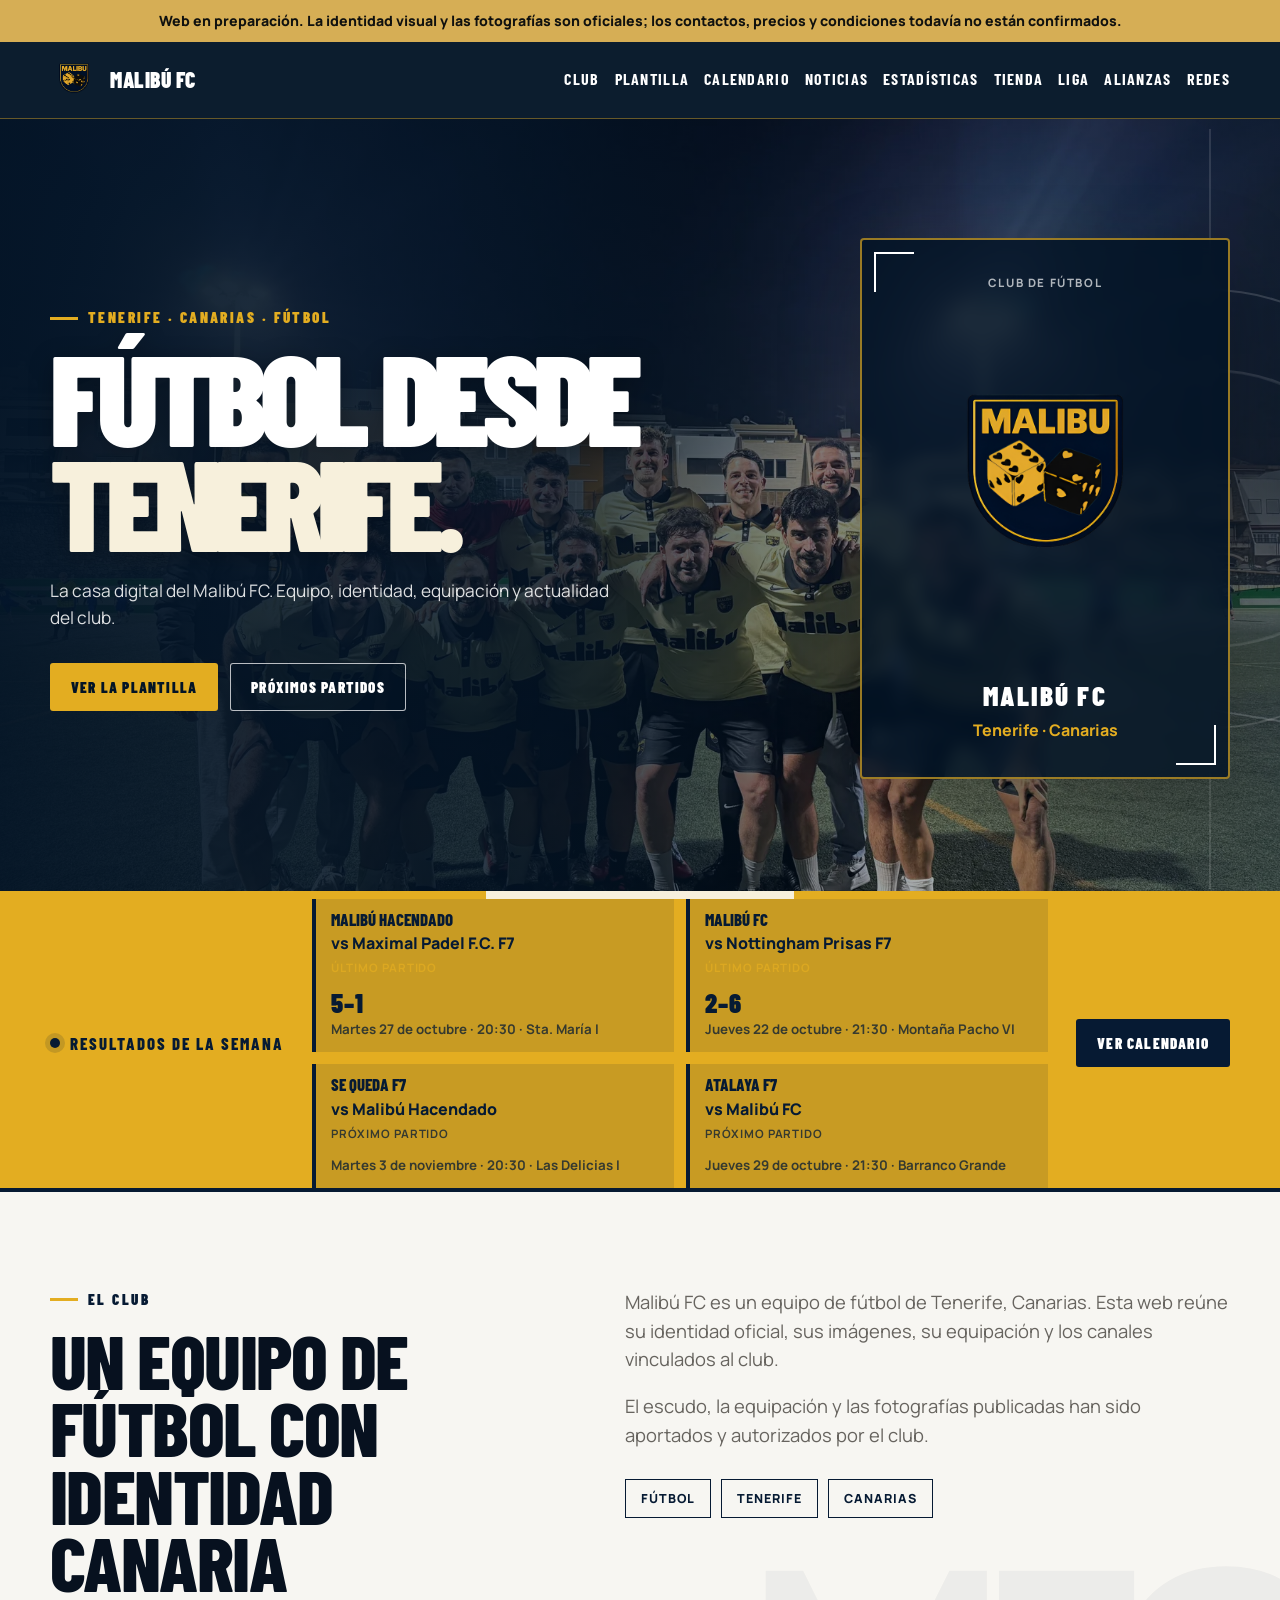
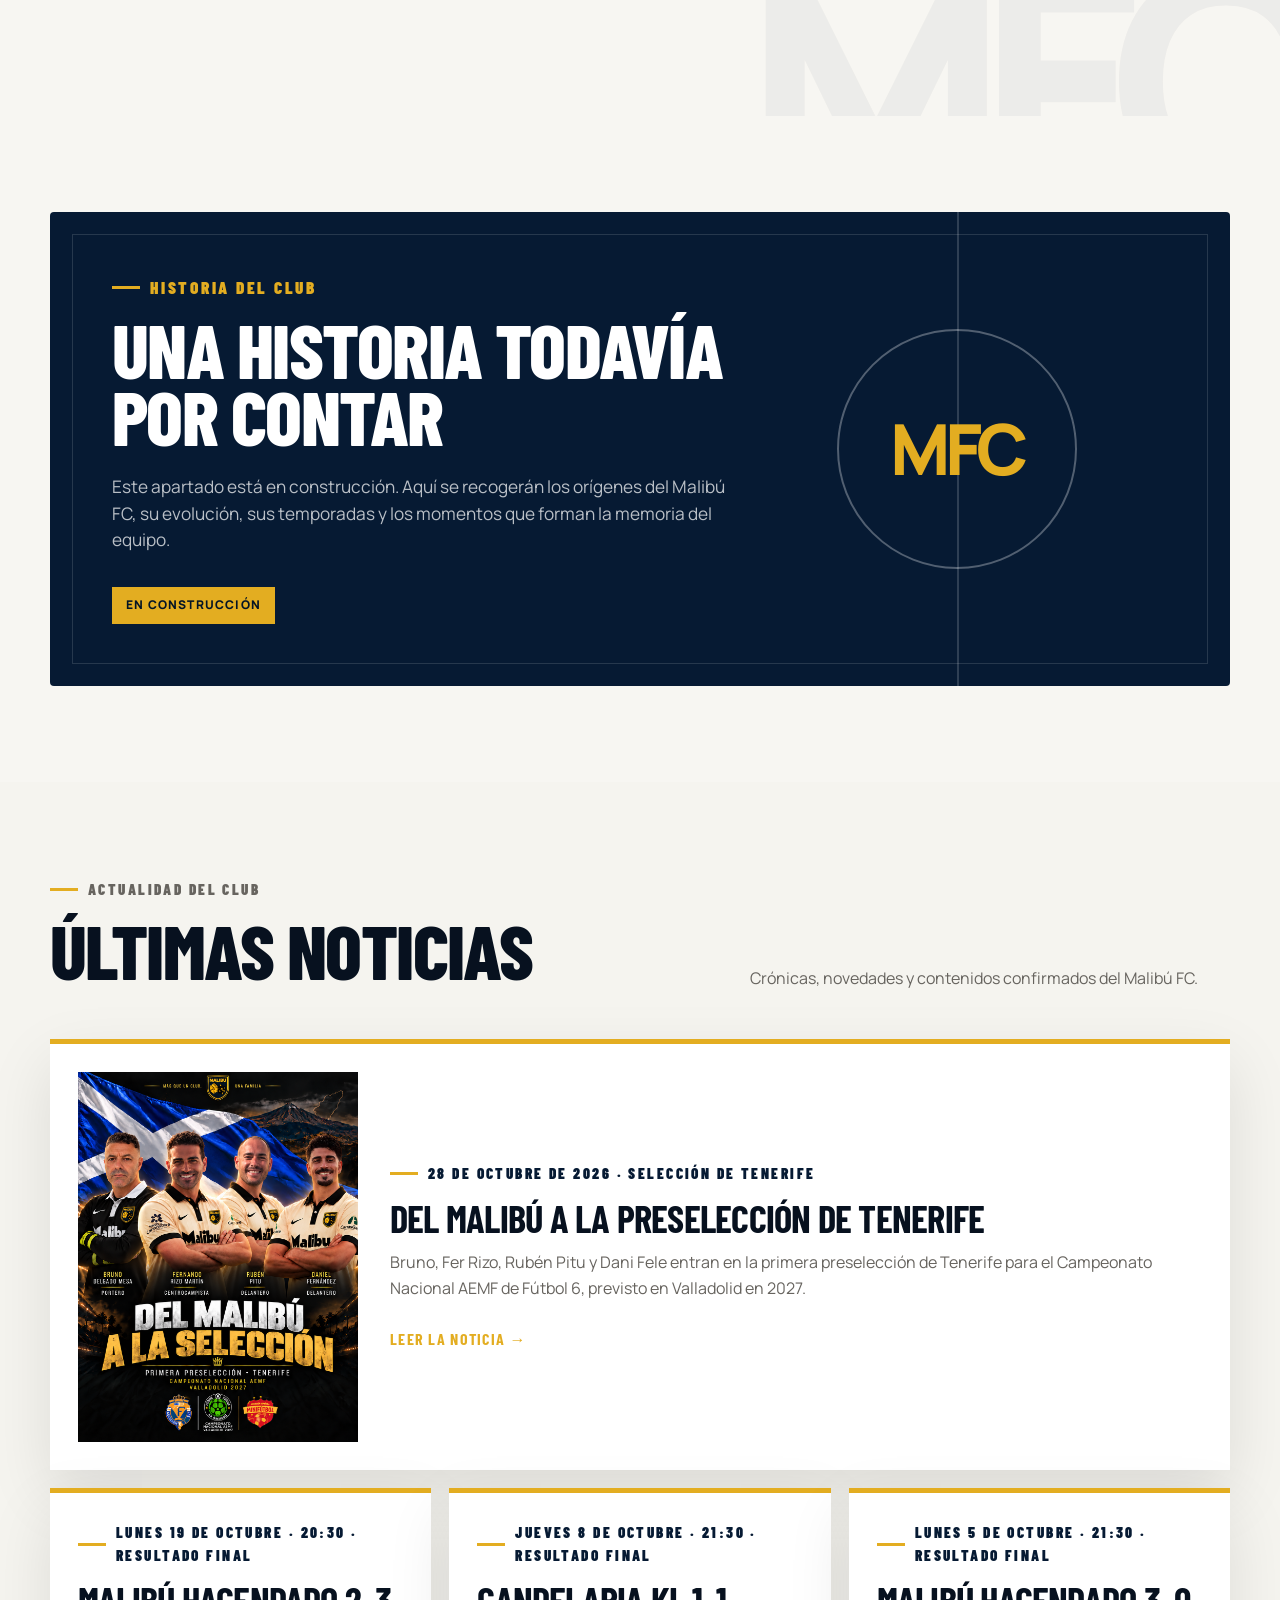
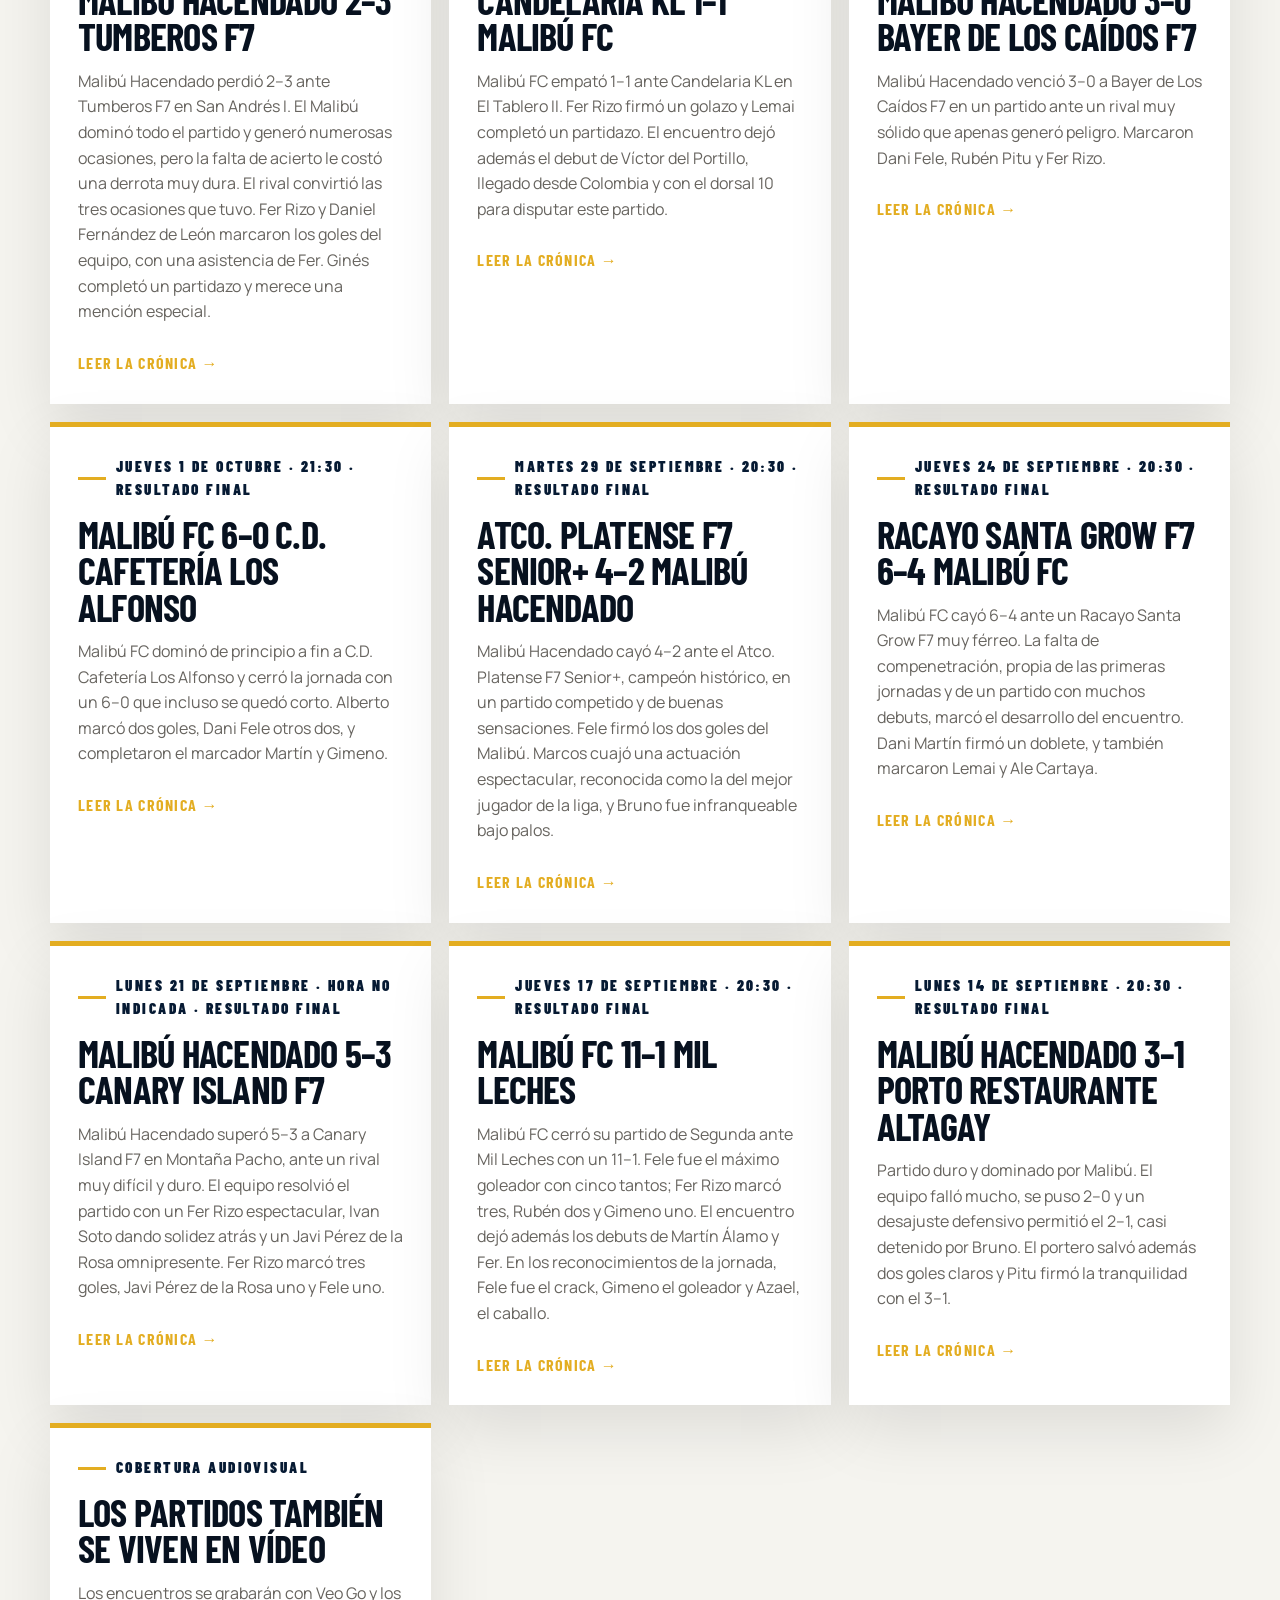
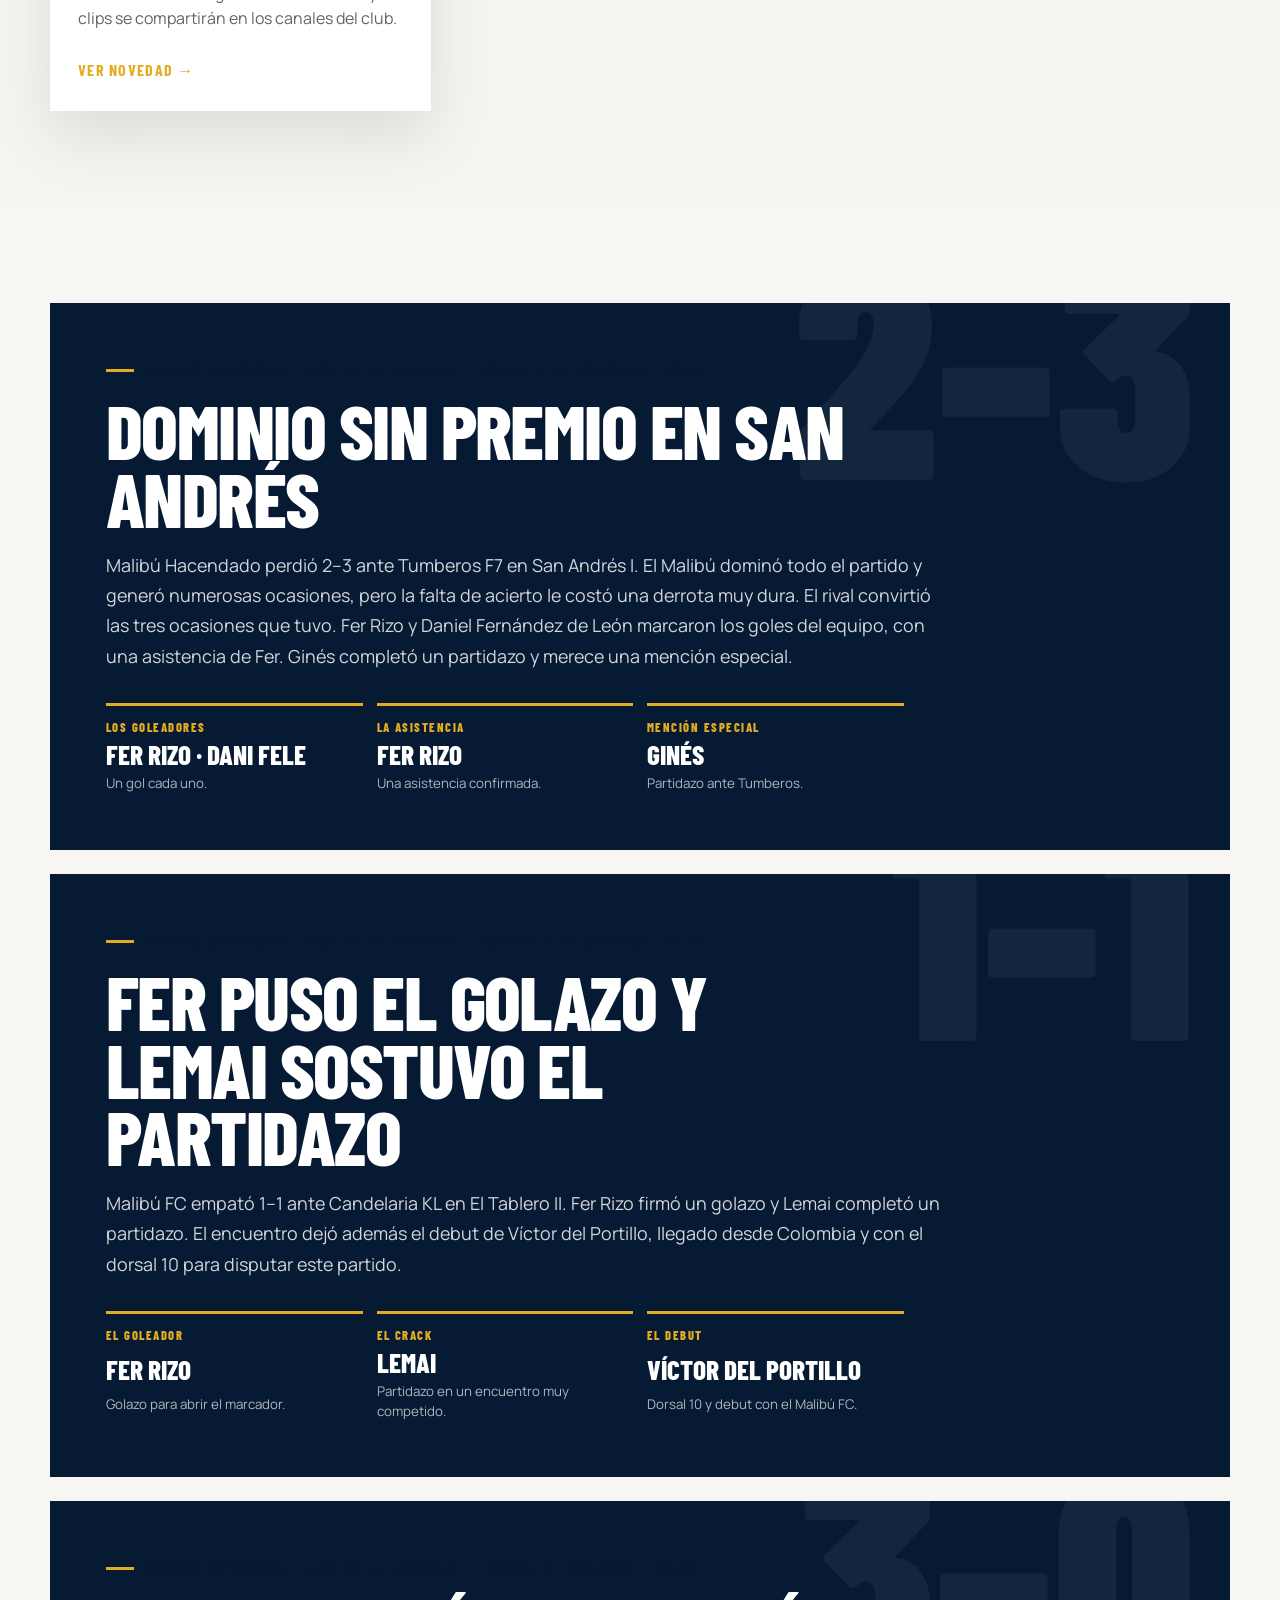
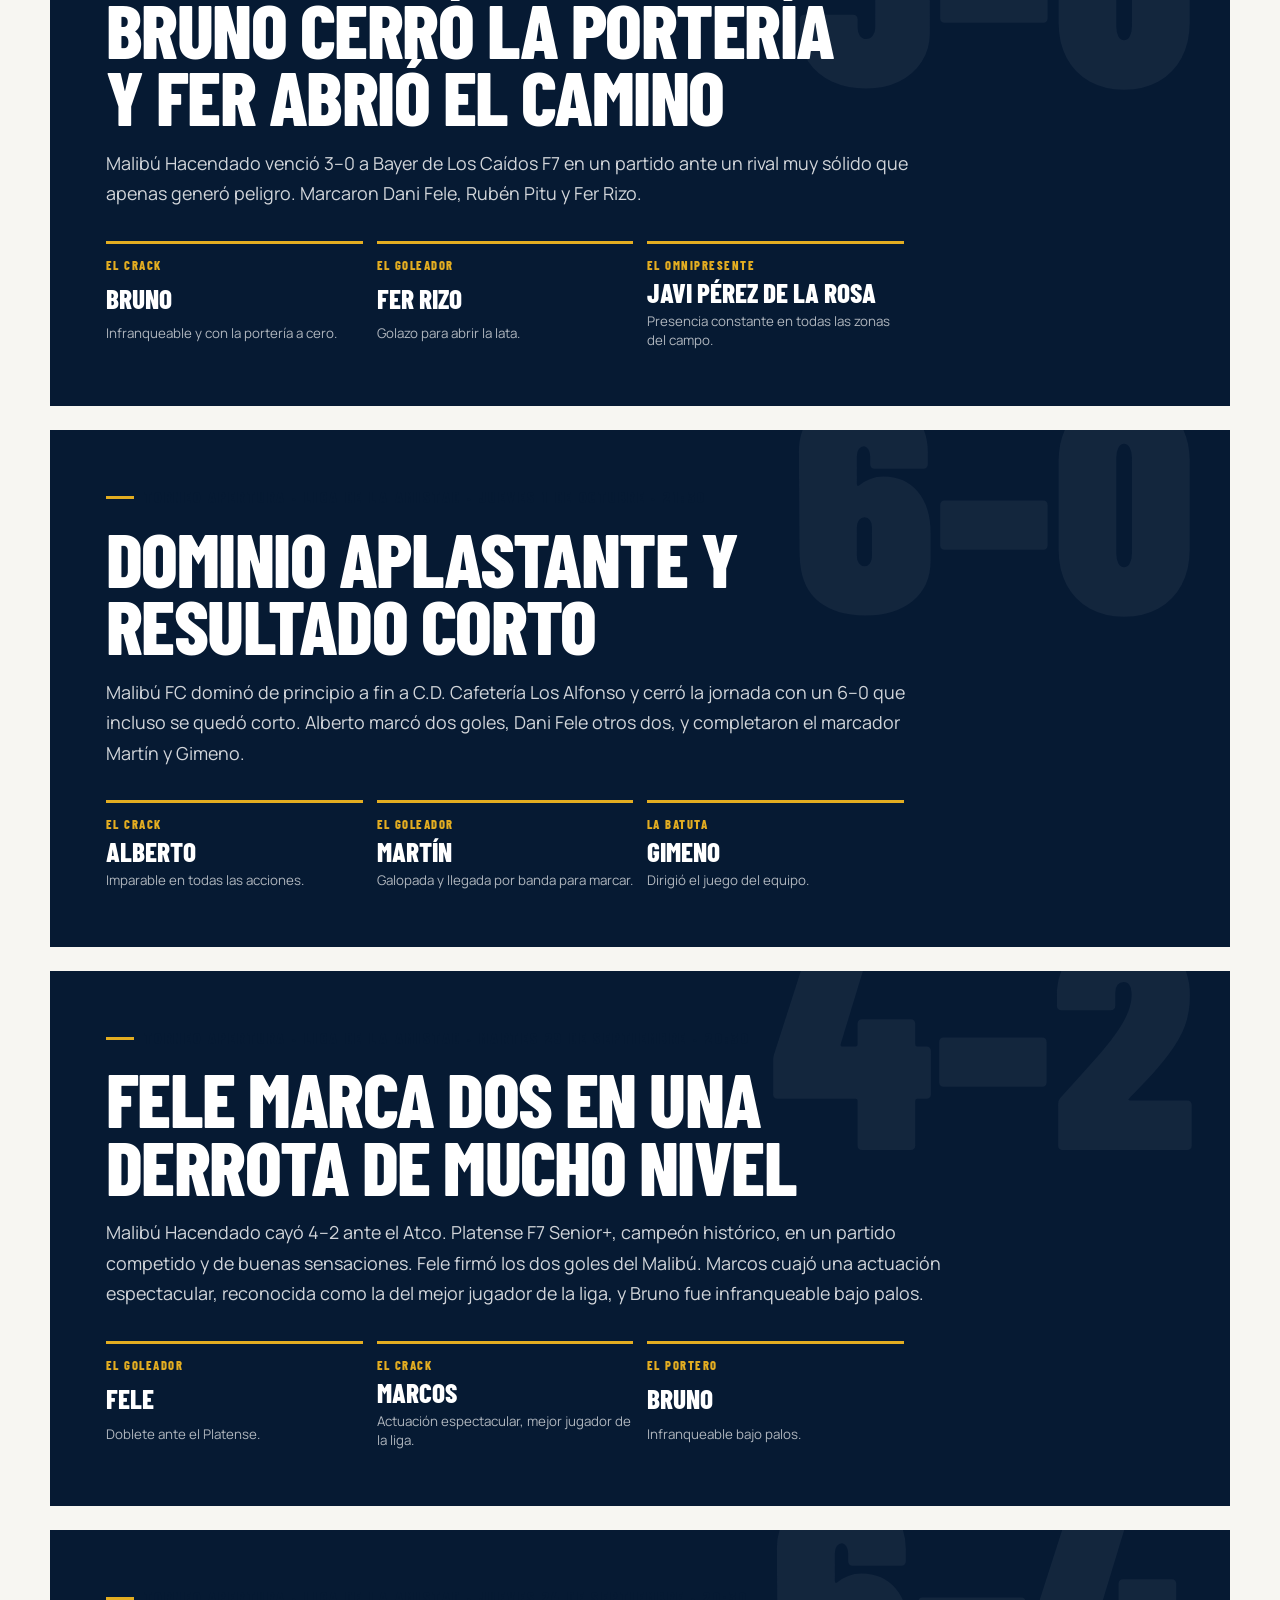
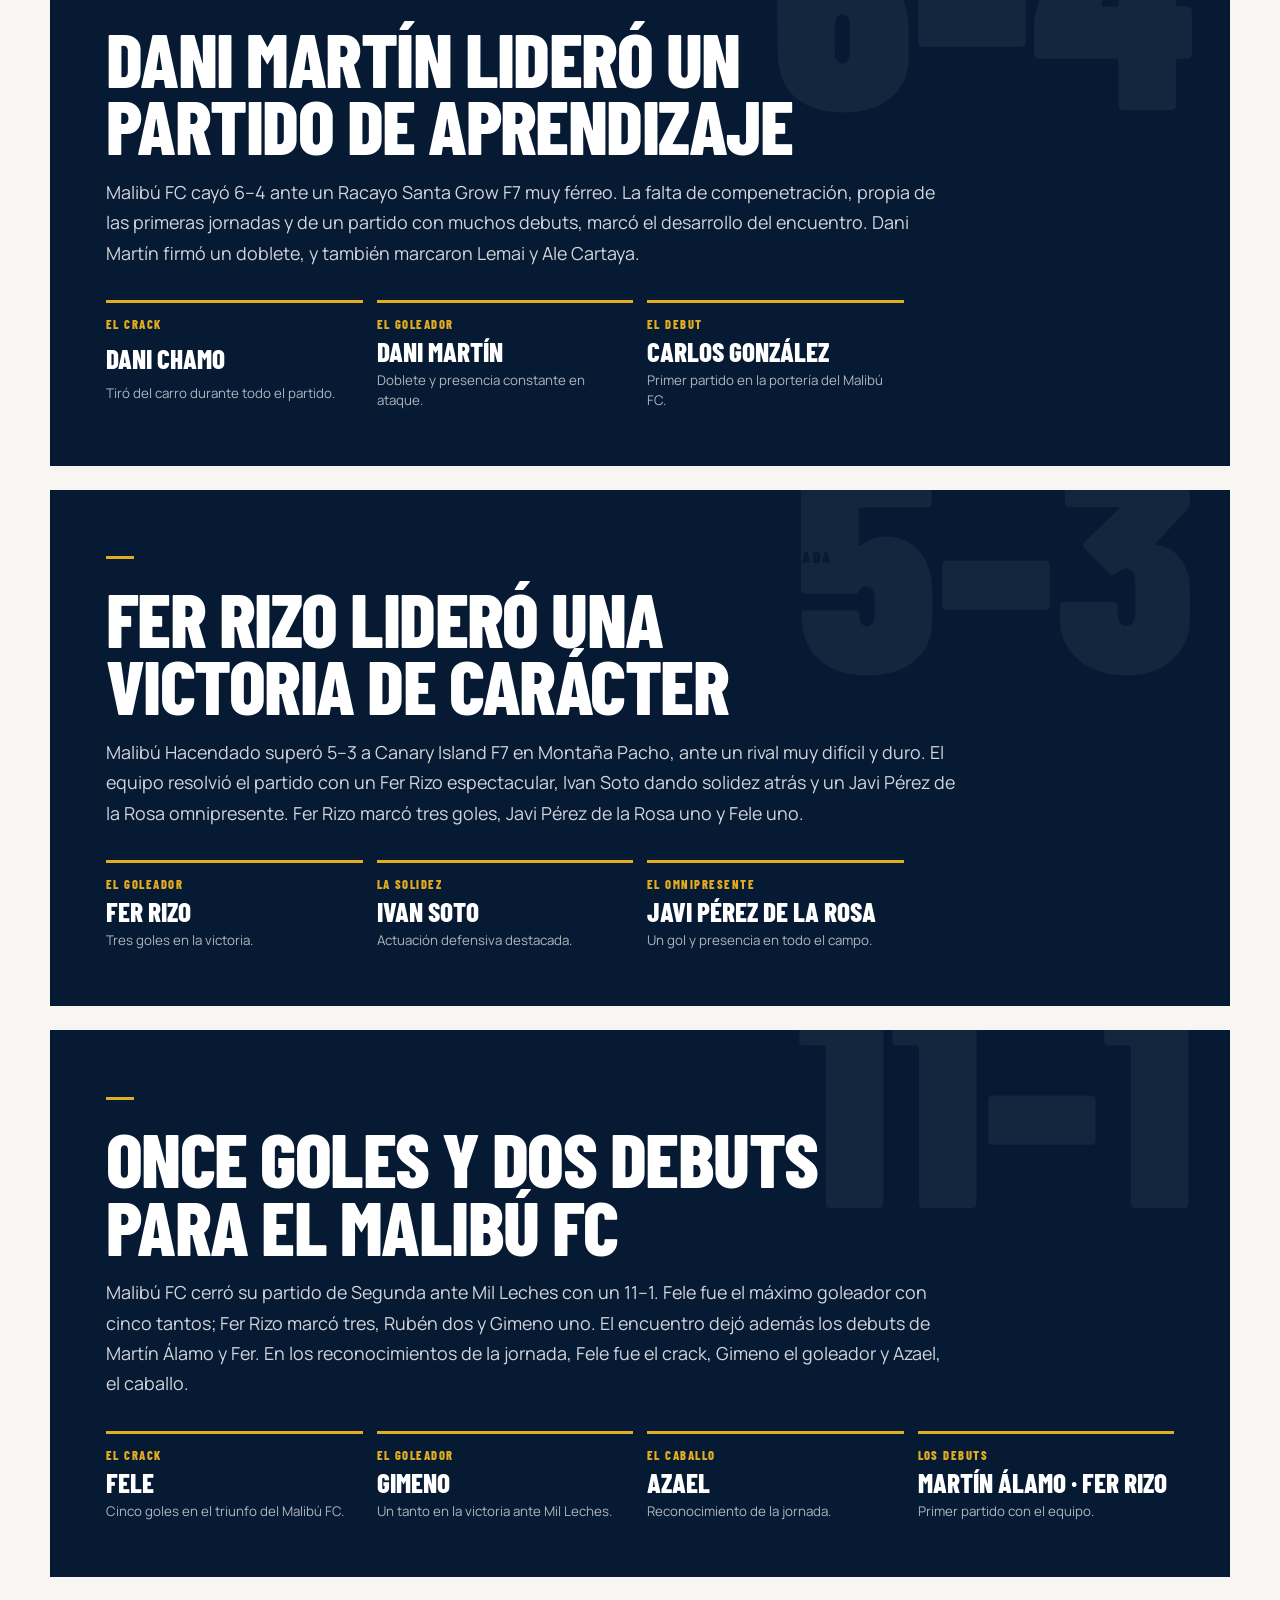
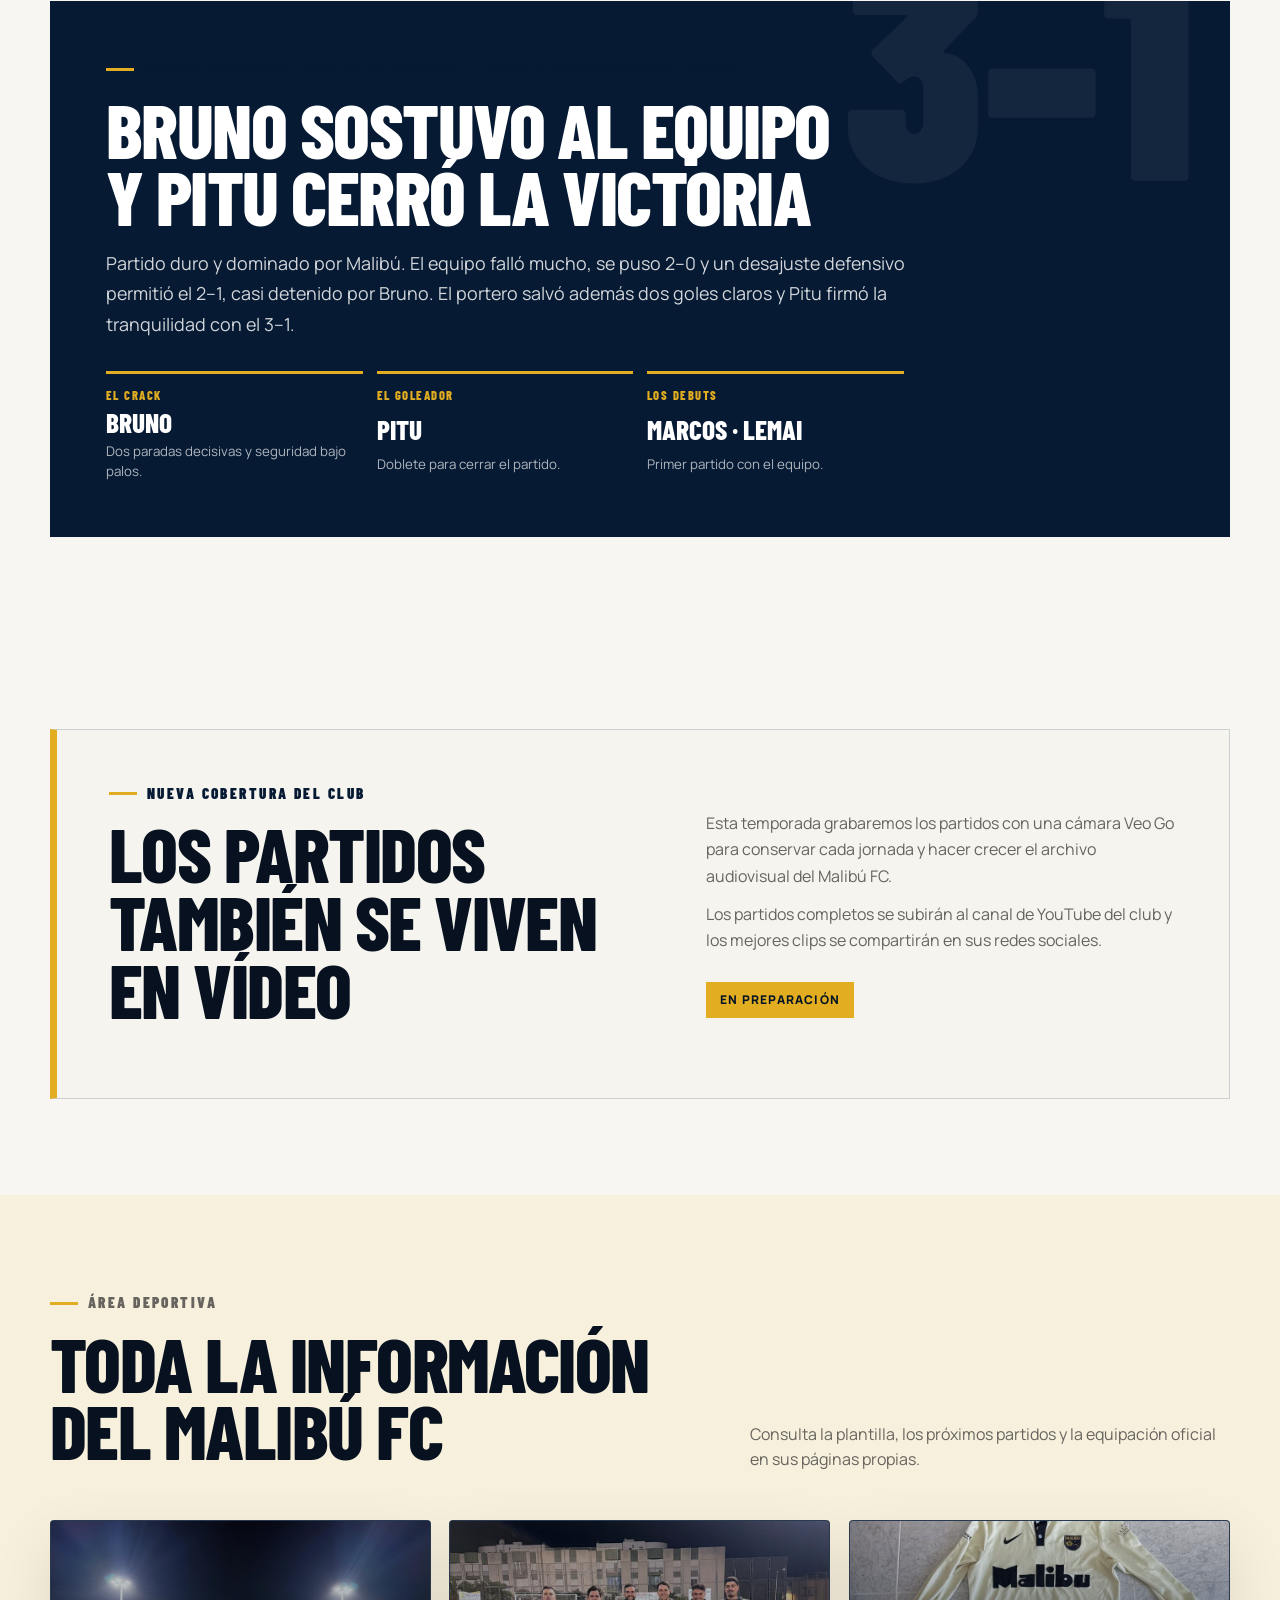
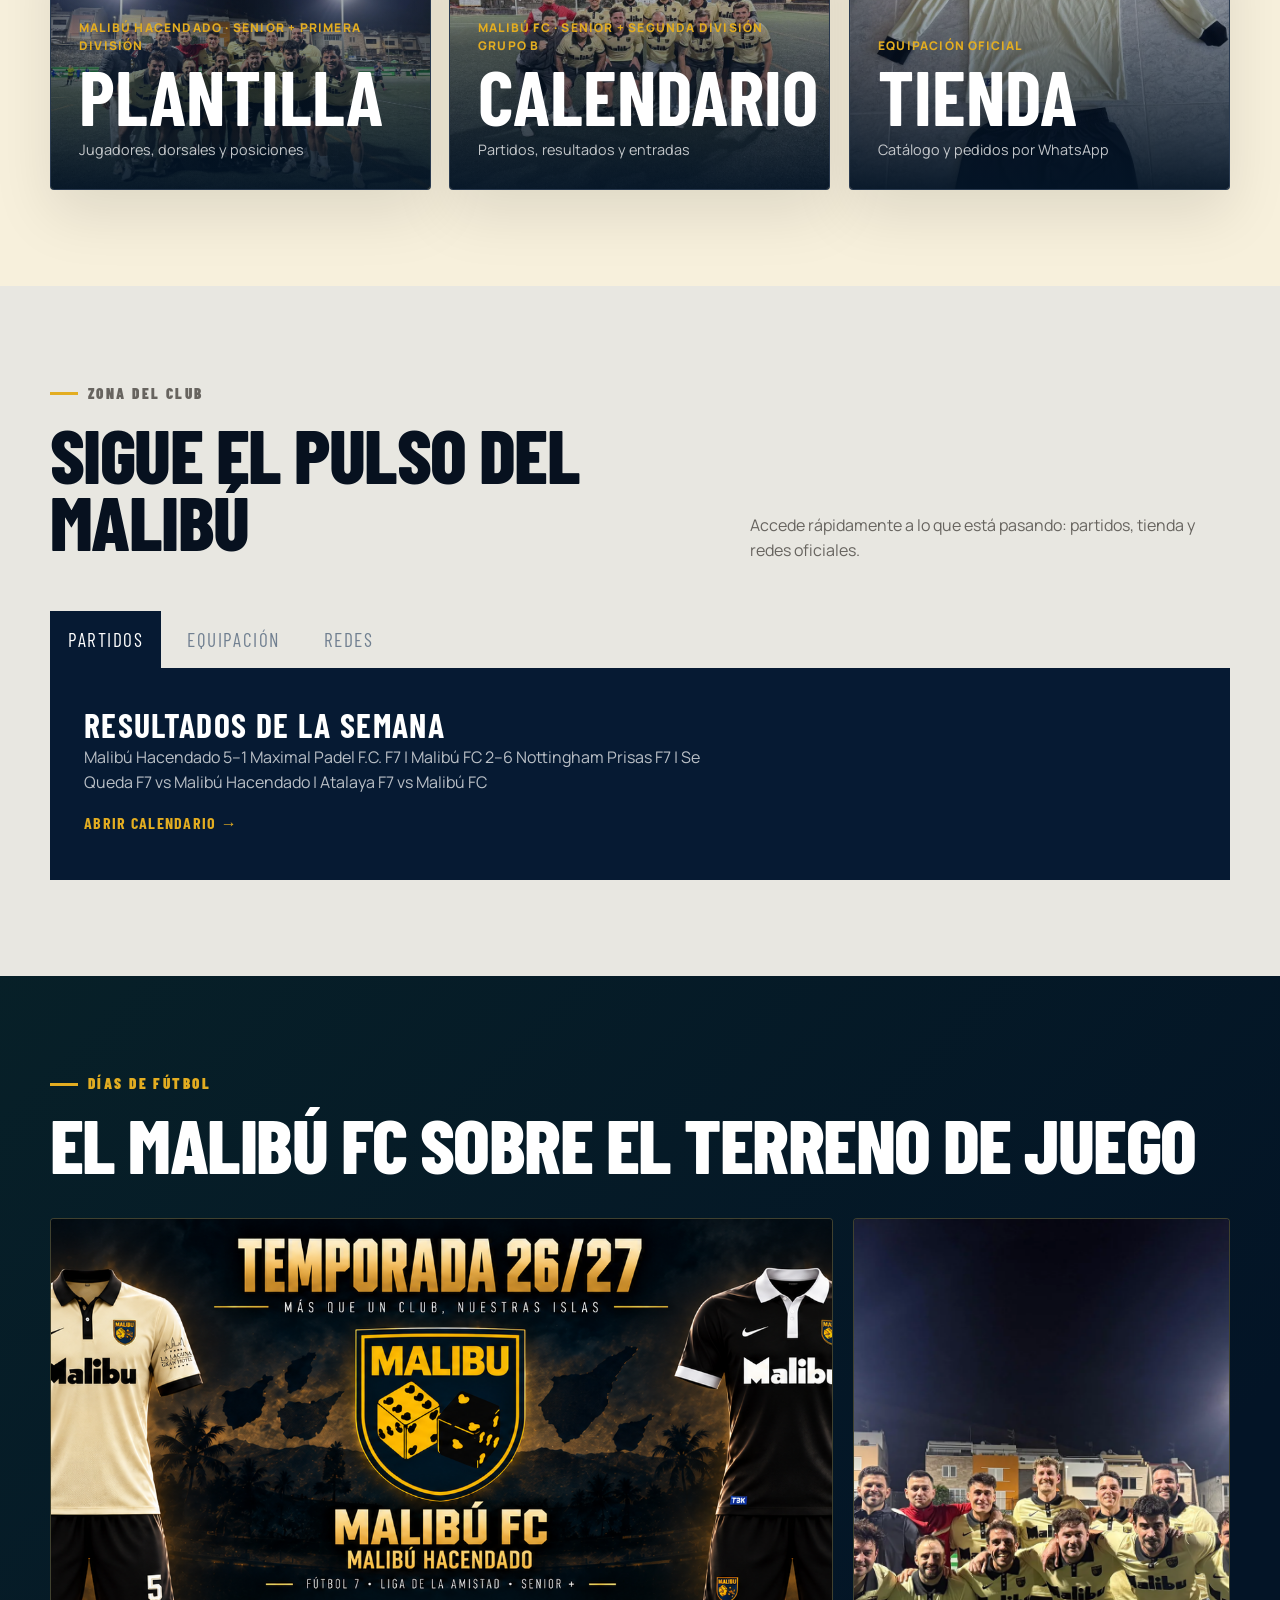
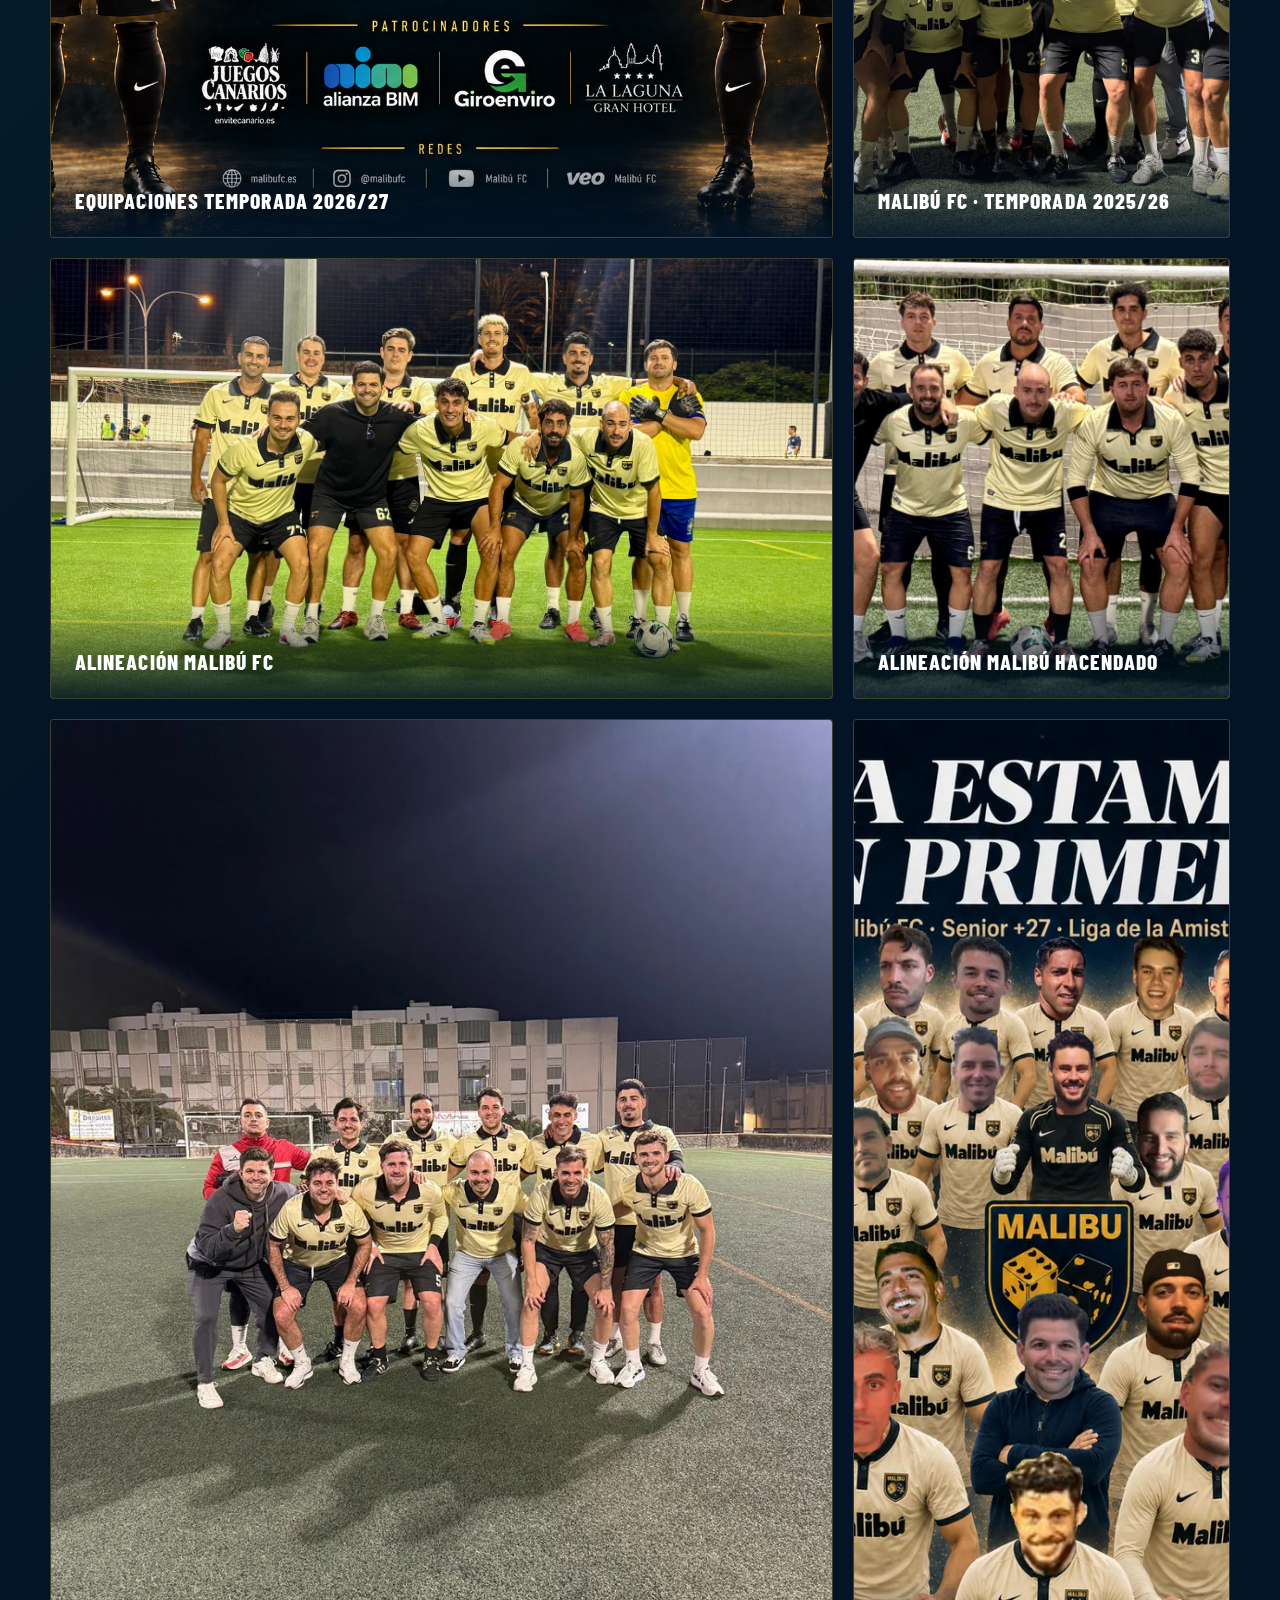
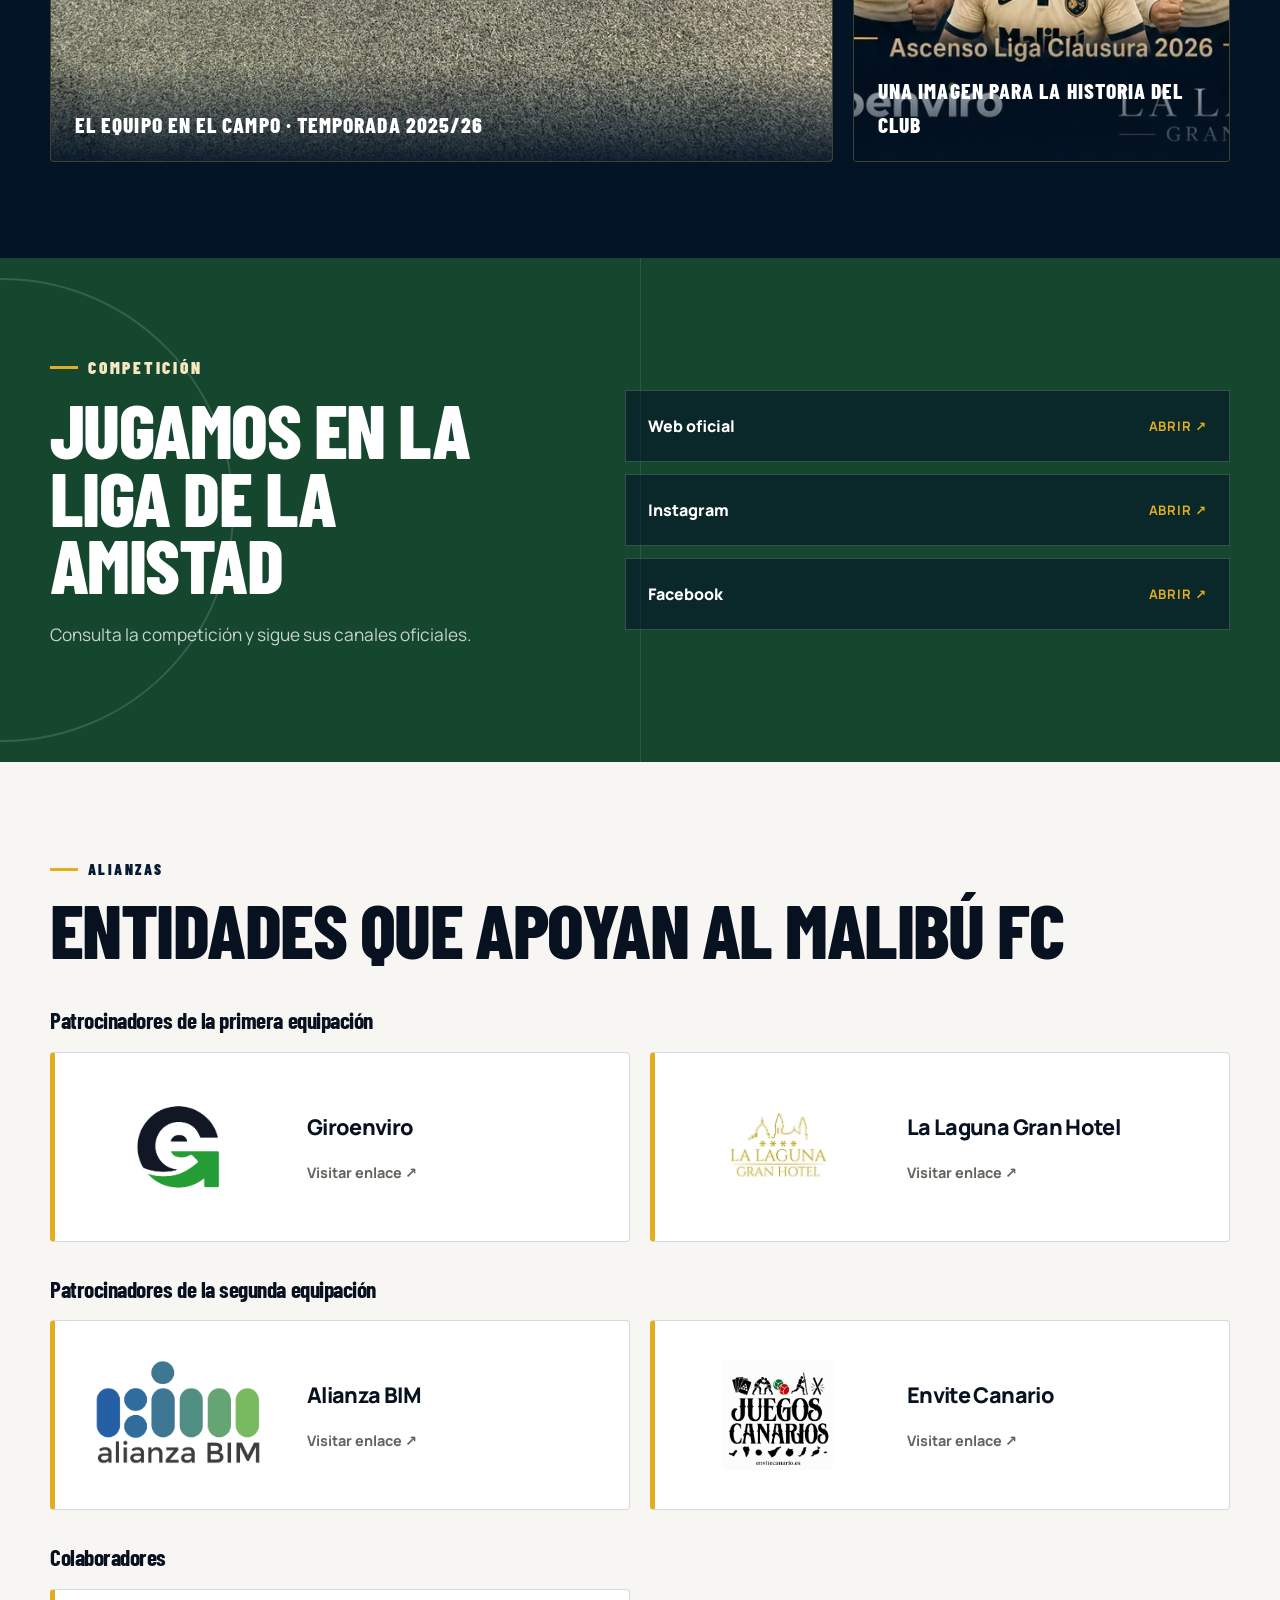
<file: index.html>
<!doctype html>
<html lang="es">
<head>
  <meta charset="utf-8">
  <meta name="viewport" content="width=device-width, initial-scale=1">
  <meta name="description" content="Web oficial del Malibú FC, equipo de fútbol de Tenerife, Canarias.">
  <meta name="theme-color" content="#061a33">
  <meta property="og:title" content="Malibú FC">
  <meta property="og:description" content="Fútbol desde Tenerife. Web oficial del Malibú FC.">
  <meta property="og:type" content="website">
  <meta property="og:url" content="https://malibufc.es/">
  <meta property="og:image" content="https://malibufc.es/assets/images/equipo/equipo-malibu-fc.webp">
  <link rel="canonical" href="https://malibufc.es/">
  <title>Malibú FC | Web oficial</title>
  <link rel="icon" href="assets/images/club/favicon-malibu-fc.png" type="image/png">
  <link rel="preconnect" href="https://fonts.googleapis.com">
  <link rel="preconnect" href="https://fonts.gstatic.com" crossorigin>
  <link href="https://fonts.googleapis.com/css2?family=Barlow+Condensed:wght@500;600;700;800;900&family=Manrope:wght@400;500;600;700;800&display=swap" rel="stylesheet">
    <link rel="stylesheet" href="css/styles.css?v=20261028-1">
    <link rel="stylesheet" href="css/review.css?v=20261007-1">
    <script defer src="js/config.js?v=20261028-2"></script>
    <script defer src="js/app.js?v=20261028-1"></script>
</head>
<body>
  <a class="skip-link" href="#contenido">Saltar al contenido</a>

  <header class="site-header" id="inicio">
    <div class="container nav-wrap">
      <a class="brand" href="/" aria-label="Malibú FC, inicio">
        <img src="assets/images/club/escudo-malibu-fc.png" alt="Escudo oficial del Malibú FC" width="48" height="52">
        <span>Malibú FC</span>
      </a>
      <button class="menu-button" type="button" aria-expanded="false" aria-controls="menu-principal">Menú</button>
      <nav id="menu-principal" class="main-nav" aria-label="Navegación principal">
        <a href="/#club">Club</a>
        <a href="/plantilla/">Plantilla</a>
        <a href="/calendario/">Calendario</a>
        <a href="#ultimas-noticias">Noticias</a>
        <a href="/estadisticas/">Estadísticas</a>
        <a href="/tienda/">Tienda</a>
        <a href="/#liga">Liga</a>
        <a href="/#alianzas">Alianzas</a>
        <a href="/#redes">Redes</a>
      </nav>
    </div>
  </header>

  <main id="contenido">
    <section class="hero">
      <div class="hero-pitch" aria-hidden="true"></div>
      <div class="hero-interaction" aria-hidden="true"><span class="hero-ball">⚽</span></div>
      <div class="container hero-grid">
        <div class="hero-copy">
          <p class="eyebrow">Tenerife · Canarias · Fútbol</p>
          <h1>Fútbol desde<br><span>Tenerife.</span></h1>
          <p class="lead">La casa digital del Malibú FC. Equipo, identidad, equipación y actualidad del club.</p>
          <div class="hero-actions">
            <a class="button button-primary" href="/plantilla/">Ver la plantilla</a>
            <a class="button button-secondary" href="/calendario/">Próximos partidos</a>
          </div>
        </div>
        <div class="hero-card" aria-label="Escudo oficial del Malibú FC">
          <span class="hero-card-kicker">Club de fútbol</span>
          <img src="assets/images/club/escudo-malibu-fc.png" alt="Escudo oficial del Malibú FC" width="320" height="344">
          <p>Malibú FC</p>
          <span>Tenerife · Canarias</span>
        </div>
      </div>
    </section>

    <section class="matchday-strip" aria-label="Resultados recientes">
      <div class="container matchday-inner">
        <div class="matchday-label"><span class="live-dot" aria-hidden="true"></span><span>Resultados de la semana</span></div>
        <div class="matchday-fixtures" id="matchday-fixtures" aria-live="polite"><p>Próximos partidos pendientes de confirmar.</p></div>
        <a class="button button-primary matchday-calendar-link" href="/calendario/">Ver calendario</a>
      </div>
    </section>
    <section class="section club-section" id="club">
      <div class="container split">
        <div>
          <p class="eyebrow">El club</p>
          <h2>Un equipo de fútbol con identidad canaria</h2>
        </div>
        <div class="body-copy">
          <p>Malibú FC es un equipo de fútbol de Tenerife, Canarias. Esta web reúne su identidad oficial, sus imágenes, su equipación y los canales vinculados al club.</p>
          <p>El escudo, la equipación y las fotografías publicadas han sido aportados y autorizados por el club.</p>
          <div class="identity-tags" aria-label="Identidad del club">
            <span>Fútbol</span><span>Tenerife</span><span>Canarias</span>
          </div>
        </div>
      </div>
    </section>

    <section class="section history-section" id="historia">
      <div class="container history-panel">
        <div class="history-copy">
          <p class="eyebrow">Historia del club</p>
          <h2>Una historia todavía por contar</h2>
          <p>Este apartado está en construcción. Aquí se recogerán los orígenes del Malibú FC, su evolución, sus temporadas y los momentos que forman la memoria del equipo.</p>
          <span class="status-pill">En construcción</span>
        </div>
        <div class="history-mark" aria-hidden="true"><span>MFC</span></div>
      </div>
    </section>

    <section class="section latest-news-section" id="ultimas-noticias" aria-labelledby="latest-news-title">
      <div class="container">
        <div class="section-heading"><div><p class="eyebrow">Actualidad del club</p><h2 id="latest-news-title">Últimas noticias</h2></div><p>Crónicas, novedades y contenidos confirmados del Malibú FC.</p></div>
        <div class="latest-news-grid">
          <div id="club-news-list" class="latest-match-news"></div>
          <div id="latest-match-news" class="latest-match-news" aria-live="polite"></div>
          <article class="latest-news-card"><p class="eyebrow">Cobertura audiovisual</p><h3>Los partidos también se viven en vídeo</h3><p>Los encuentros se grabarán con Veo Go y los clips se compartirán en los canales del club.</p><a class="text-link" href="#novedades-video">Ver novedad →</a></article>
        </div>
      </div>
    </section>

    <section class="section report-section" id="cronicas" aria-label="Crónicas de los partidos">
      <div class="container report-list" id="match-report-list"></div>
    </section>

    <section class="section video-news-section" id="novedades-video" aria-labelledby="video-news-title">
      <div class="container video-news-card">
        <div>
          <p class="eyebrow">Nueva cobertura del club</p>
          <h2 id="video-news-title">Los partidos también se viven en vídeo</h2>
        </div>
        <div class="video-news-copy">
          <p>Esta temporada grabaremos los partidos con una cámara Veo Go para conservar cada jornada y hacer crecer el archivo audiovisual del Malibú FC.</p>
          <p>Los partidos completos se subirán al canal de YouTube del club y los mejores clips se compartirán en sus redes sociales.</p>
          <span class="status-pill">En preparación</span>
        </div>
      </div>
    </section>

    <section class="section portal-section" aria-labelledby="club-portals-title">
      <div class="container">
        <div class="section-heading">
          <div>
            <p class="eyebrow">Área deportiva</p>
            <h2 id="club-portals-title">Toda la información del Malibú FC</h2>
          </div>
          <p>Consulta la plantilla, los próximos partidos y la equipación oficial en sus páginas propias.</p>
        </div>
        <div class="portal-grid">
          <a class="portal-card portal-squad" href="/plantilla/">
            <span>Malibú Hacendado · Senior + Primera División</span><strong>Plantilla</strong><small>Jugadores, dorsales y posiciones</small>
          </a>
          <a class="portal-card portal-calendar" href="/calendario/">
            <span>Malibú FC · Senior + Segunda División grupo B</span><strong>Calendario</strong><small>Partidos, resultados y entradas</small>
          </a>
          <a class="portal-card portal-store" href="/tienda/">
            <span>Equipación oficial</span><strong>Tienda</strong><small>Catálogo y pedidos por WhatsApp</small>
          </a>
        </div>
      </div>
    </section>

    <section class="section fan-zone" aria-labelledby="fan-zone-title">
      <div class="container">
        <div class="section-heading">
          <div><p class="eyebrow">Zona del club</p><h2 id="fan-zone-title">Sigue el pulso del Malibú</h2></div>
          <p>Accede rápidamente a lo que está pasando: partidos, tienda y redes oficiales.</p>
        </div>
        <div class="fan-tabs" role="tablist" aria-label="Información rápida del club">
          <button class="fan-tab is-active" type="button" role="tab" aria-selected="true" aria-controls="fan-panel-matches" id="fan-tab-matches">Partidos</button>
          <button class="fan-tab" type="button" role="tab" aria-selected="false" aria-controls="fan-panel-shop" id="fan-tab-shop">Equipación</button>
          <button class="fan-tab" type="button" role="tab" aria-selected="false" aria-controls="fan-panel-social" id="fan-tab-social">Redes</button>
        </div>
        <div class="fan-panels">
          <div class="fan-panel is-visible" role="tabpanel" id="fan-panel-matches" aria-labelledby="fan-tab-matches"><strong>Resultados de la semana</strong><p id="fan-match-copy">Consulta los últimos resultados de los dos equipos.</p><a href="/calendario/" class="text-link">Abrir calendario <span aria-hidden="true">→</span></a></div>
          <div class="fan-panel" role="tabpanel" id="fan-panel-shop" aria-labelledby="fan-tab-shop" hidden><strong>Viste los colores</strong><p>Consulta la equipación, accesorios y diseños de referencia del club.</p><a href="/tienda/" class="text-link">Entrar en la tienda <span aria-hidden="true">→</span></a></div>
          <div class="fan-panel" role="tabpanel" id="fan-panel-social" aria-labelledby="fan-tab-social" hidden><strong>El partido continúa fuera del campo</strong><p>Resultados, imágenes y novedades en el Instagram oficial del equipo.</p><a href="#redes" class="text-link">Ver redes oficiales <span aria-hidden="true">→</span></a></div>
        </div>
      </div>
    </section>
    <section class="section section-dark" id="equipos">
      <div class="container">
        <p class="eyebrow">Días de fútbol</p>
        <h2>El Malibú FC sobre el terreno de juego</h2>
        <div class="gallery-grid">
          <figure class="gallery-card gallery-feature">
            <img src="assets/images/equipo/temporada-2026-27/presentacion-equipaciones-2026-27.png" alt="Presentación de las equipaciones del Malibú FC y Malibú Hacendado para la temporada 2026-2027" width="1920" height="1080" loading="lazy">
            <figcaption>Equipaciones temporada 2026/27</figcaption>
          </figure>
          <figure class="gallery-card">
            <img src="assets/images/equipo/temporada-2026-27/alineacion-malibu-fc-2026-10-08.jpg" alt="Alineación del Malibú FC antes de un partido" width="1600" height="900" loading="lazy">
            <figcaption>Alineación Malibú FC</figcaption>
          </figure>
          <figure class="gallery-card">
            <img src="assets/images/equipo/temporada-2026-27/alineacion-malibu-hacendado-2026-10-08.jpg" alt="Alineación del Malibú Hacendado antes de un partido" width="1600" height="900" loading="lazy">
            <figcaption>Alineación Malibú Hacendado</figcaption>
          </figure>
          <figure class="gallery-card gallery-feature">
            <img src="assets/images/equipo/equipo-malibu-fc.webp" alt="Jugadores del Malibú FC reunidos en el campo durante la temporada 2025/26" width="1800" height="1350" loading="lazy">
            <figcaption>Malibú FC · Temporada 2025/26</figcaption>
          </figure>
          <figure class="gallery-card">
            <img src="assets/images/equipo/equipo-malibu-fc-campo.webp" alt="Grupo del Malibú FC posando sobre el terreno de juego durante la temporada 2025/26" width="900" height="1200" loading="lazy">
            <figcaption>El equipo en el campo · Temporada 2025/26</figcaption>
          </figure>
          <figure class="gallery-card">
            <img src="assets/images/equipo/ascenso-clausura-2026.webp" alt="Cartel conmemorativo del Malibú FC aportado por el club" width="900" height="1125" loading="lazy">
            <figcaption>Una imagen para la historia del club</figcaption>
          </figure>
        </div>
      </div>
    </section>

    <section class="section competition-section" id="liga">
      <div class="container competition-grid">
        <div>
          <p class="eyebrow">Competición</p>
          <h2 id="competition-title">Jugamos en la Liga de la Amistad</h2>
          <p>Consulta la competición y sigue sus canales oficiales.</p>
        </div>
        <div id="competition-links" class="competition-links" aria-label="Enlaces de la Liga de la Amistad"></div>
      </div>
    </section>

    <section class="section" id="alianzas">
      <div class="container">
        <p class="eyebrow">Alianzas</p>
        <h2>Entidades que apoyan al Malibú FC</h2>
        <div class="partner-group">
          <h3>Patrocinadores de la primera equipación</h3>
          <div id="sponsor-grid" class="partner-grid"></div>
        </div>
        <div class="partner-group">
          <h3>Patrocinadores de la segunda equipación</h3>
          <div id="second-kit-sponsor-grid" class="partner-grid"></div>
        </div>
        <div class="partner-group">
          <h3>Colaboradores</h3>
          <div id="collaborator-grid" class="partner-grid"></div>
        </div>
      </div>
    </section>

    <section class="section section-accent" id="redes">
      <div class="container section-heading social-heading">
        <div>
          <p class="eyebrow">Redes sociales</p>
          <h2>Sigue al Malibú FC</h2>
        </div>
        <p>Actualidad, imágenes, partidos completos y clips del Malibú FC.</p>
      </div>
      <div class="container">
        <div id="social-grid" class="social-grid"></div>
      </div>
    </section>

    <section class="section section-dark" id="contacto">
      <div class="container contact-grid">
        <div>
          <p class="eyebrow">Contacto</p>
          <h2>Contacto directo con el club</h2>
          <p>El Instagram oficial ya está disponible. Para contacto general, escribe a info@malibufc.es.</p>
        </div>
        <div>
          <form class="contact-form" id="contact-form">
            <label for="contact-name">Nombre</label>
            <input id="contact-name" name="name" type="text" autocomplete="name" required>
            <label for="contact-email">Correo electrónico</label>
            <input id="contact-email" name="email" type="email" autocomplete="email" required>
            <label for="contact-subject">Asunto</label>
            <input id="contact-subject" name="subject" type="text" required>
            <label for="contact-message">Mensaje</label>
            <textarea id="contact-message" name="message" rows="5" required></textarea>
            <button class="button button-light" type="submit">Preparar correo</button>
            <p class="form-note">Se abrirá tu aplicación de correo con el mensaje preparado. La web no almacena los datos.</p>
          </form>
        </div>
      </div>
    </section>
  </main>

  <footer class="site-footer">
    <div class="container footer-grid">
      <div class="brand footer-brand">
        <img src="assets/images/club/escudo-malibu-fc.png" alt="" width="40" height="43">
        <span>Malibú FC</span>
      </div>
      <p>© <span id="current-year"></span> Malibú FC. Todos los derechos reservados.</p>
      <nav aria-label="Enlaces legales">
        <a href="aviso-legal.html">Aviso legal</a>
        <a href="privacidad.html">Privacidad</a>
        <a href="cookies.html">Cookies</a>
        <a href="condiciones-pedido.html">Pedidos</a>
      </nav>
    </div>
  </footer>
</body>
</html>
</file>
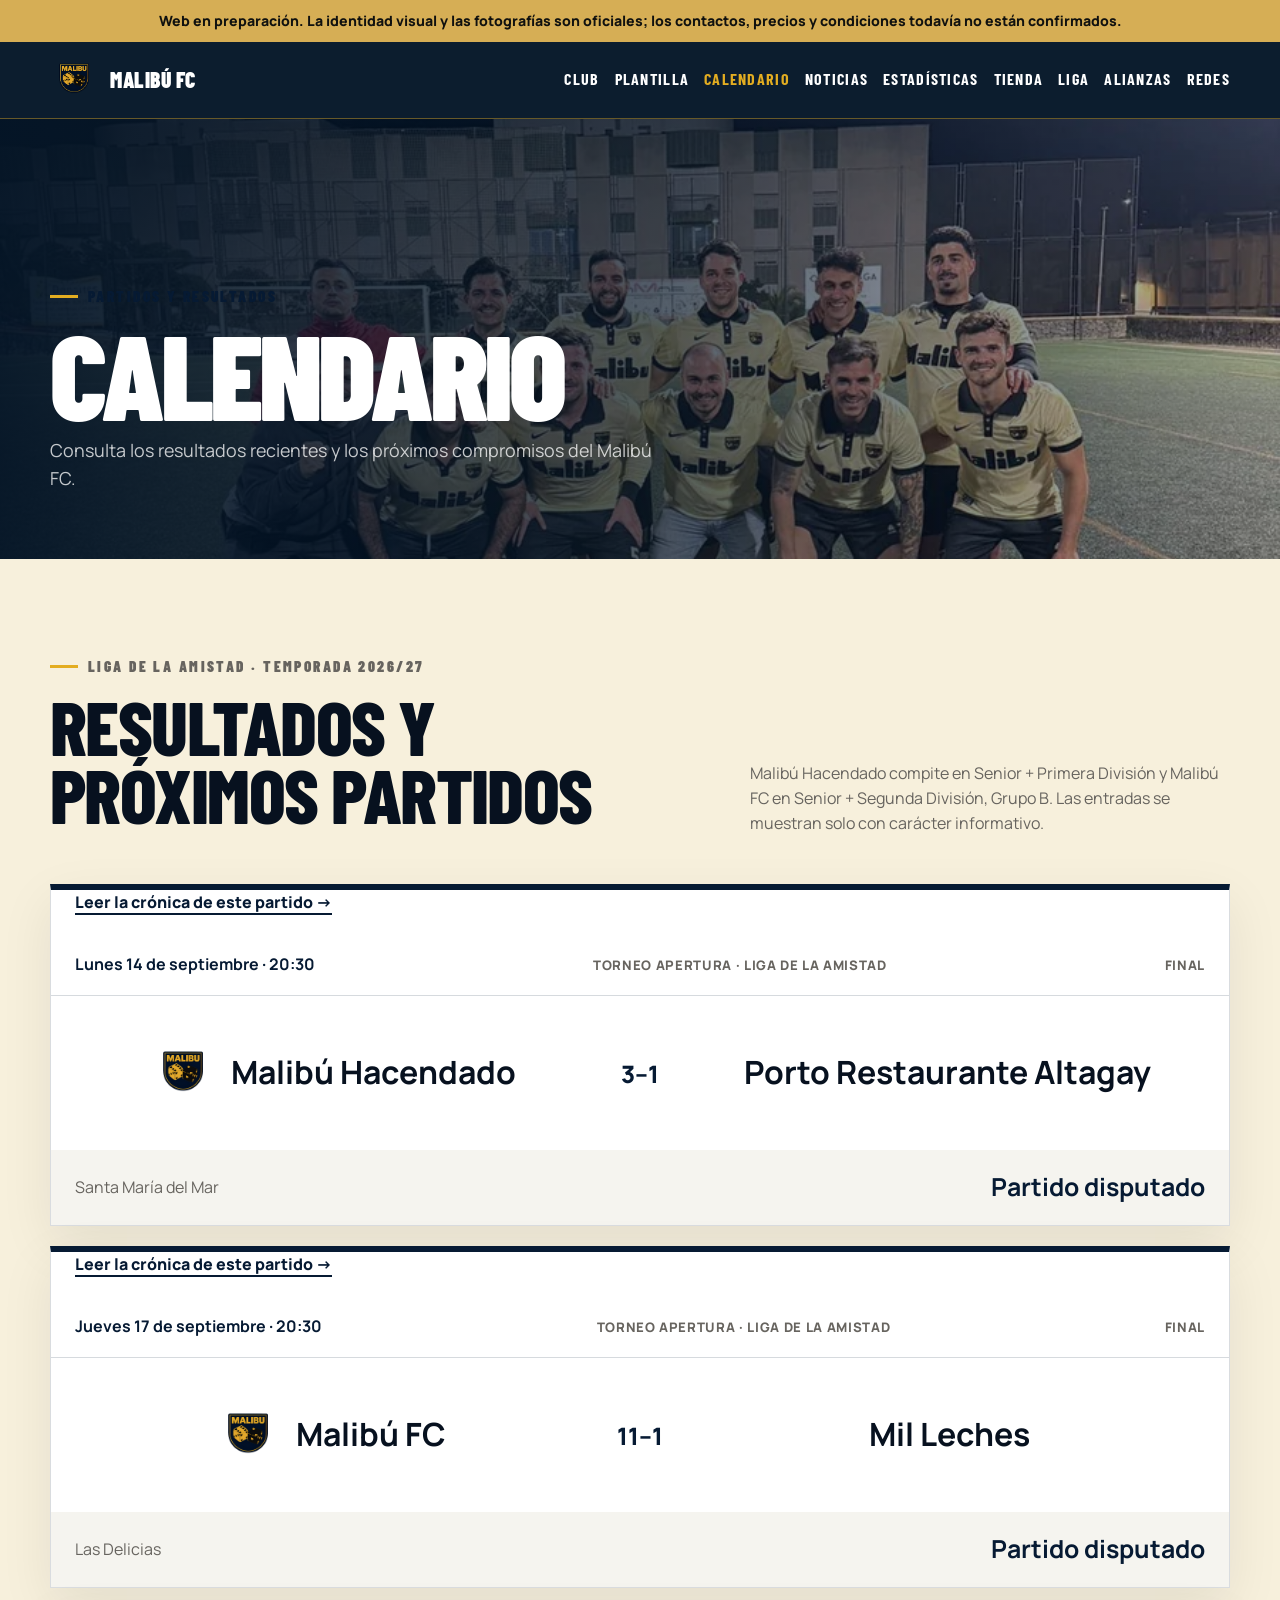
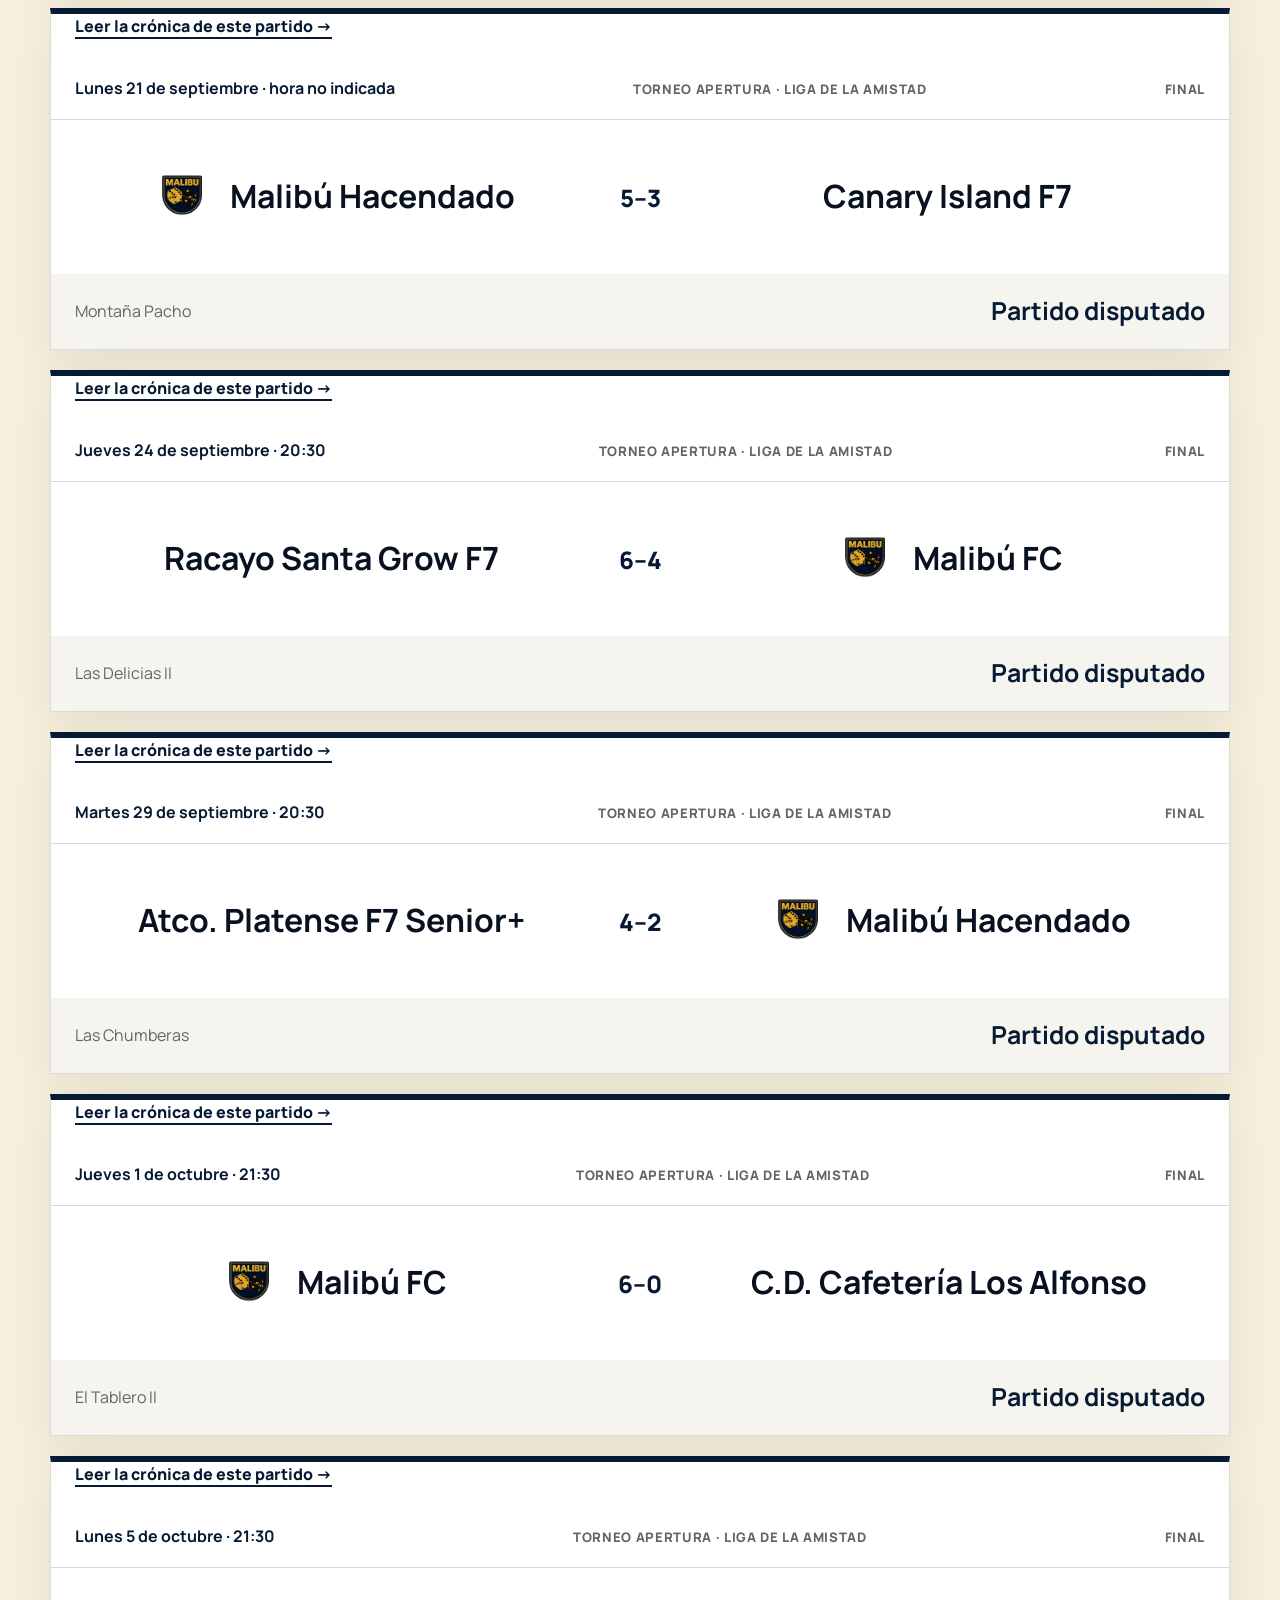
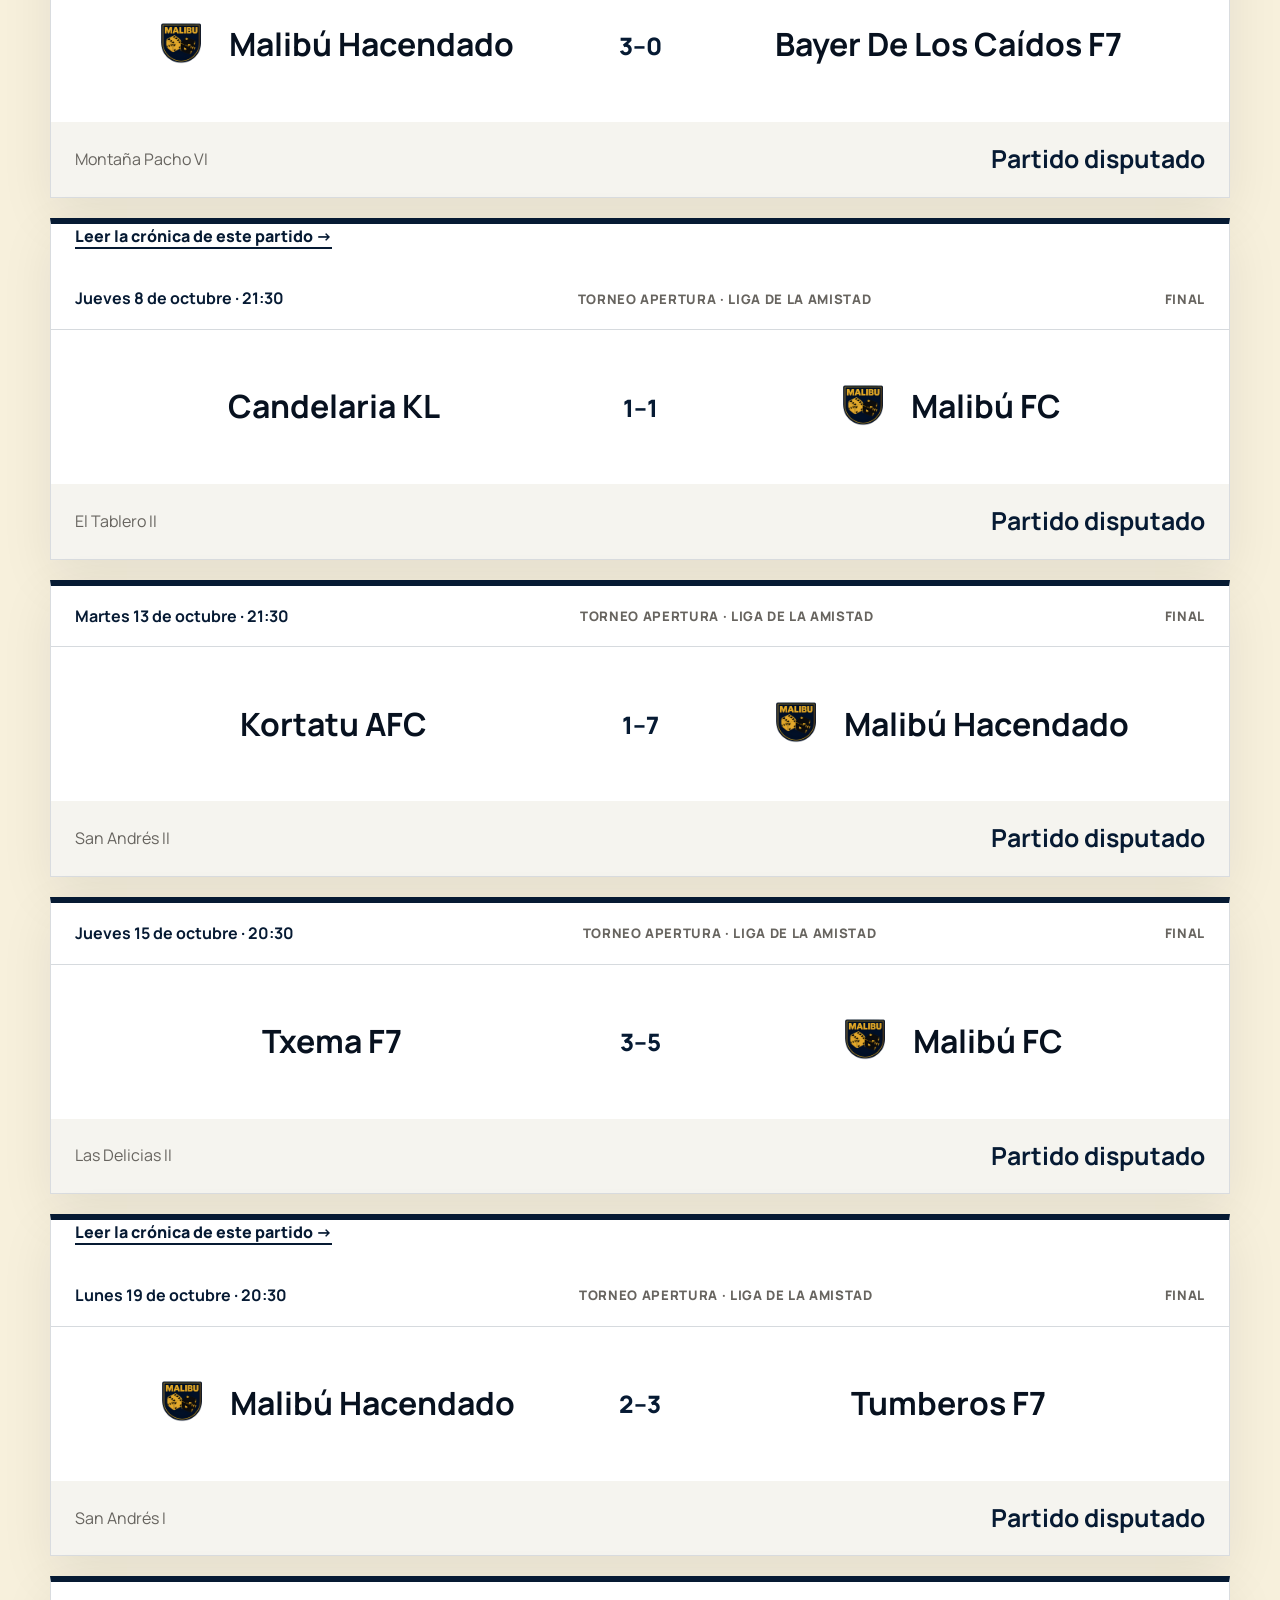
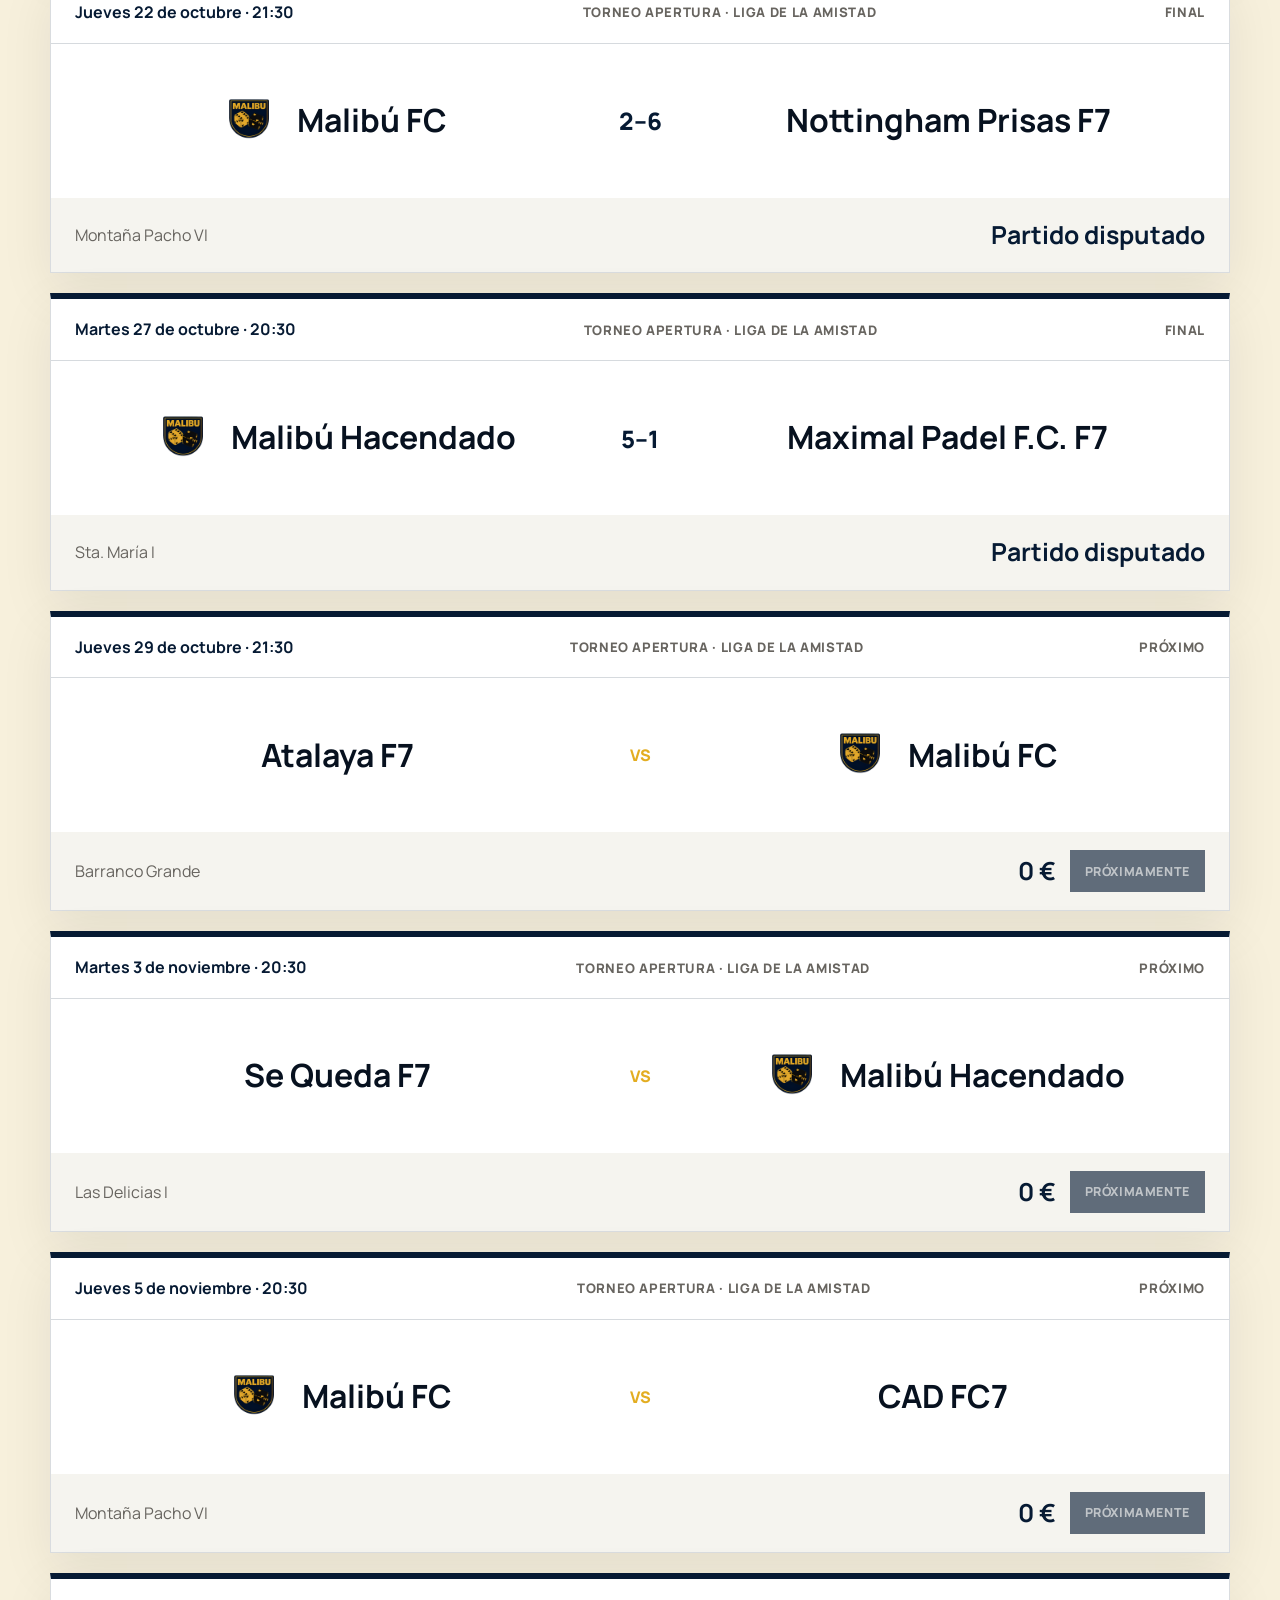
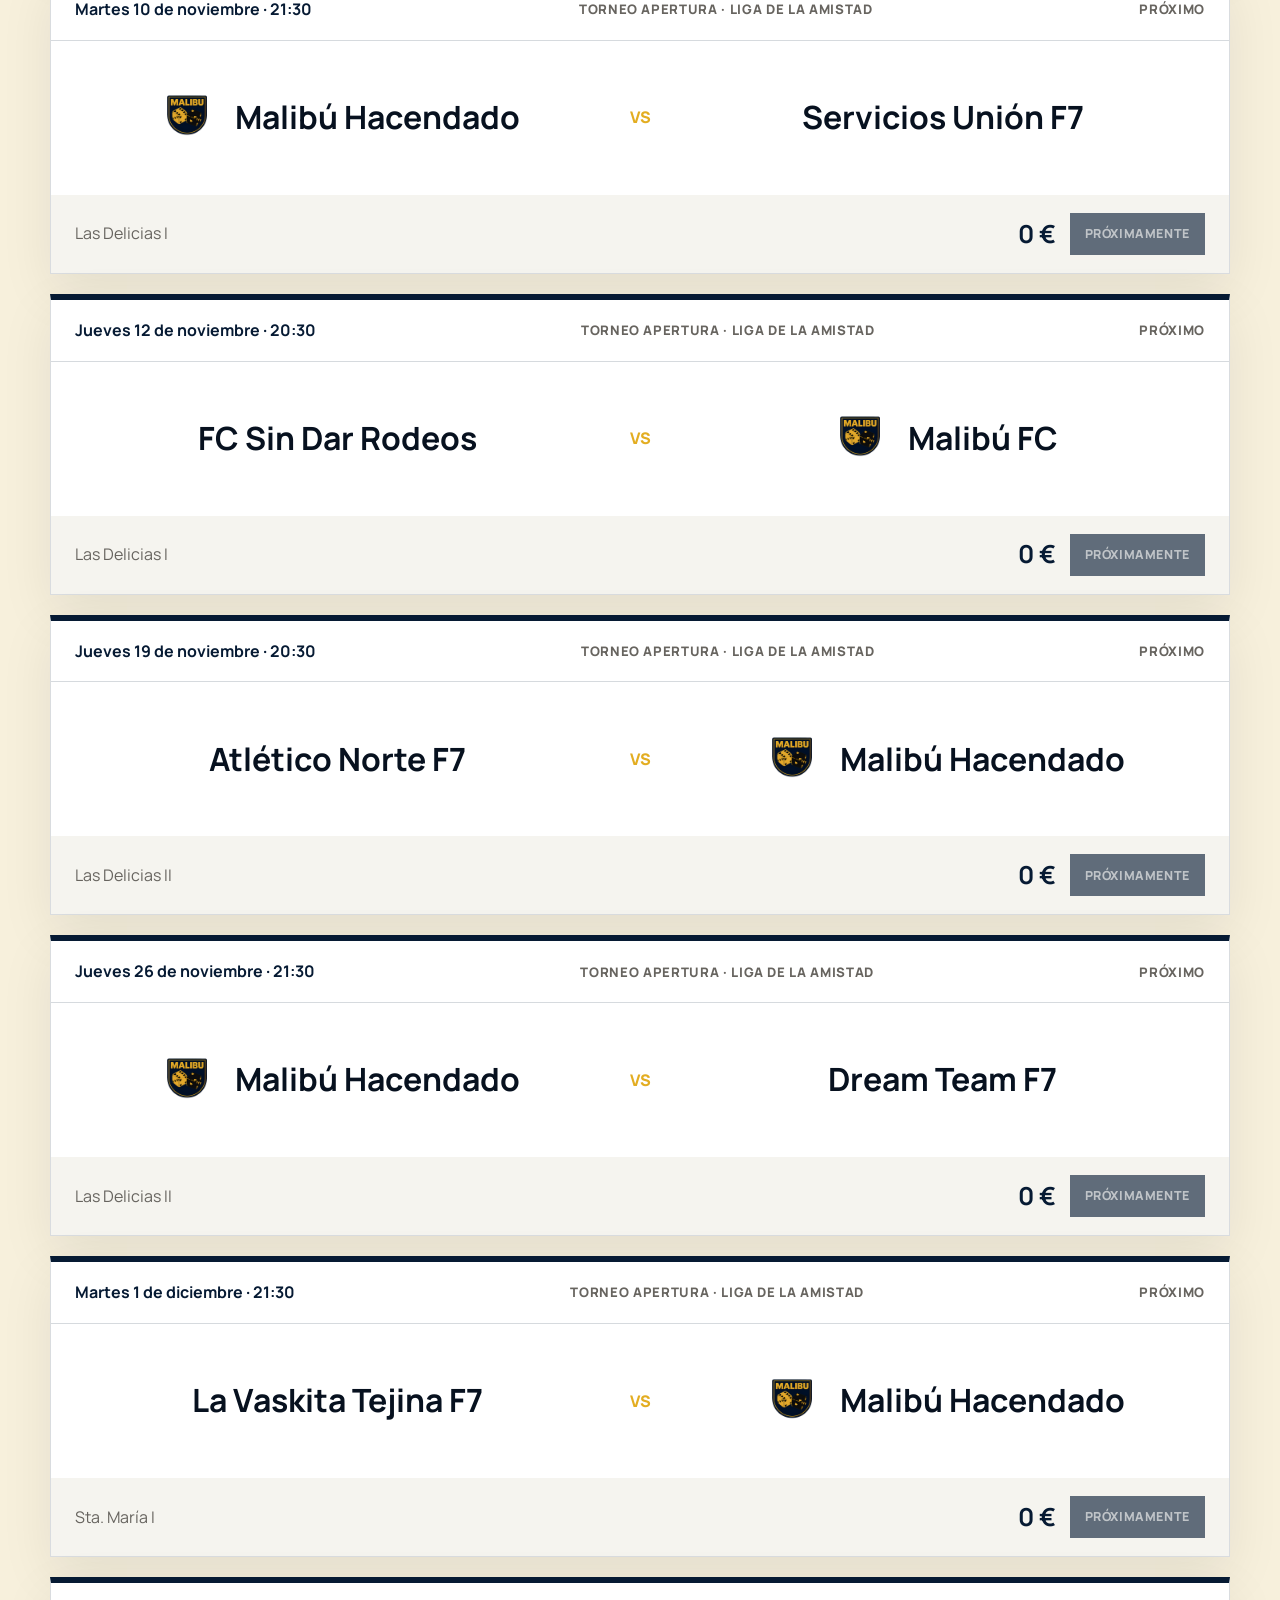
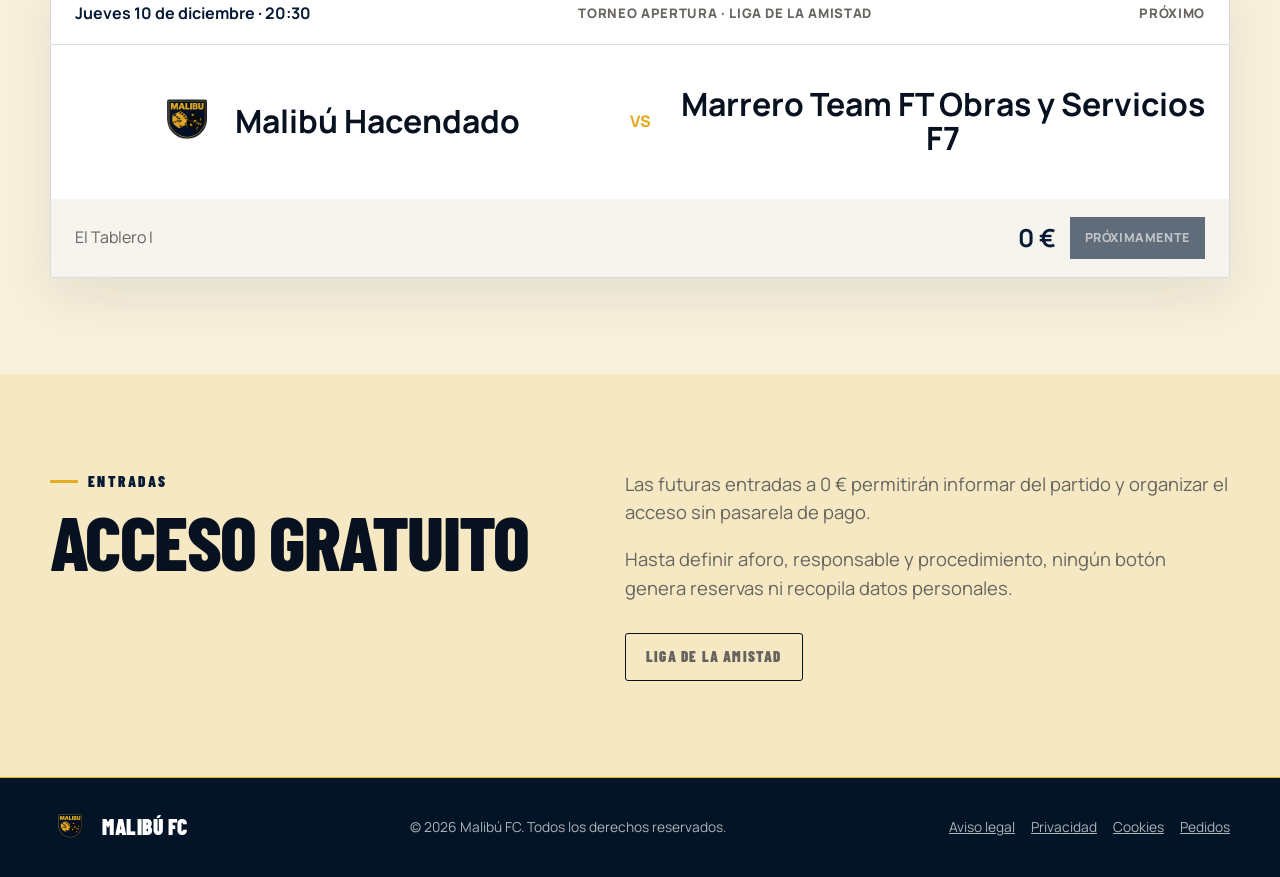
<file: calendario/index.html>
<!doctype html>
<html lang="es">
<head>
  <meta charset="utf-8">
  <meta name="viewport" content="width=device-width, initial-scale=1">
  <meta name="description" content="Calendario de partidos y entradas del Malibú FC.">
  <meta name="theme-color" content="#061a33">
  <meta property="og:title" content="Calendario | Malibú FC">
  <meta property="og:description" content="Partidos, resultados y entradas del Malibú FC.">
  <meta property="og:type" content="website">
  <meta property="og:url" content="https://malibufc.es/calendario/">
  <meta property="og:image" content="https://malibufc.es/assets/images/equipo/equipo-malibu-fc.webp">
  <link rel="canonical" href="https://malibufc.es/calendario/">
  <title>Calendario | Malibú FC</title>
  <link rel="icon" href="/assets/images/club/favicon-malibu-fc.png" type="image/png">
  <link rel="preconnect" href="https://fonts.googleapis.com">
  <link rel="preconnect" href="https://fonts.gstatic.com" crossorigin>
  <link href="https://fonts.googleapis.com/css2?family=Barlow+Condensed:wght@500;600;700;800;900&family=Manrope:wght@400;500;600;700;800&display=swap" rel="stylesheet">
    <link rel="stylesheet" href="/css/styles.css?v=20261009-2">
    <link rel="stylesheet" href="/css/review.css?v=20261007-1">
    <script defer src="/js/config.js?v=20261028-2"></script>
    <script defer src="/js/app.js?v=20261016-1"></script>
</head>
<body>
  <a class="skip-link" href="#contenido">Saltar al contenido</a>
  <header class="site-header"><div class="container nav-wrap"><a class="brand" href="/" aria-label="Malibú FC, inicio"><img src="/assets/images/club/escudo-malibu-fc.png" alt="Escudo oficial del Malibú FC" width="48" height="52"><span>Malibú FC</span></a><button class="menu-button" type="button" aria-expanded="false" aria-controls="menu-principal">Menú</button><nav id="menu-principal" class="main-nav" aria-label="Navegación principal"><a href="/#club">Club</a><a href="/plantilla/">Plantilla</a><a href="/calendario/" aria-current="page">Calendario</a><a href="/#ultimas-noticias">Noticias</a><a href="/estadisticas/">Estadísticas</a><a href="/tienda/">Tienda</a><a href="/#liga">Liga</a><a href="/#alianzas">Alianzas</a><a href="/#redes">Redes</a></nav></div></header>
  <main id="contenido">
    <section class="inner-hero inner-hero-calendar"><div class="container inner-hero-content"><p class="eyebrow">Partidos y resultados</p><h1>Calendario</h1><p>Consulta los resultados recientes y los próximos compromisos del Malibú FC.</p></div></section>
    <section class="section calendar-section">
      <div class="container"><div class="section-heading"><div><p class="eyebrow">Liga de la Amistad · temporada 2026/27</p><h2>Resultados y próximos partidos</h2></div><p>Malibú Hacendado compite en Senior + Primera División y Malibú FC en Senior + Segunda División, Grupo B. Las entradas se muestran solo con carácter informativo.</p></div><div id="calendar-grid" class="calendar-grid" aria-live="polite"></div></div>
    </section>
    <section class="section section-accent ticket-info"><div class="container split"><div><p class="eyebrow">Entradas</p><h2>Acceso gratuito</h2></div><div class="body-copy"><p>Las futuras entradas a 0 € permitirán informar del partido y organizar el acceso sin pasarela de pago.</p><p>Hasta definir aforo, responsable y procedimiento, ningún botón genera reservas ni recopila datos personales.</p><a class="button button-secondary" href="https://futbol7amistad.com/" target="_blank" rel="noopener noreferrer">Liga de la Amistad</a></div></div></section>
  </main>
  <footer class="site-footer"><div class="container footer-grid"><div class="brand footer-brand"><img src="/assets/images/club/escudo-malibu-fc.png" alt="" width="40" height="43"><span>Malibú FC</span></div><p>© <span id="current-year"></span> Malibú FC. Todos los derechos reservados.</p><nav aria-label="Enlaces legales"><a href="/aviso-legal.html">Aviso legal</a><a href="/privacidad.html">Privacidad</a><a href="/cookies.html">Cookies</a><a href="/condiciones-pedido.html">Pedidos</a></nav></div></footer>
</body>
</html>
</file>
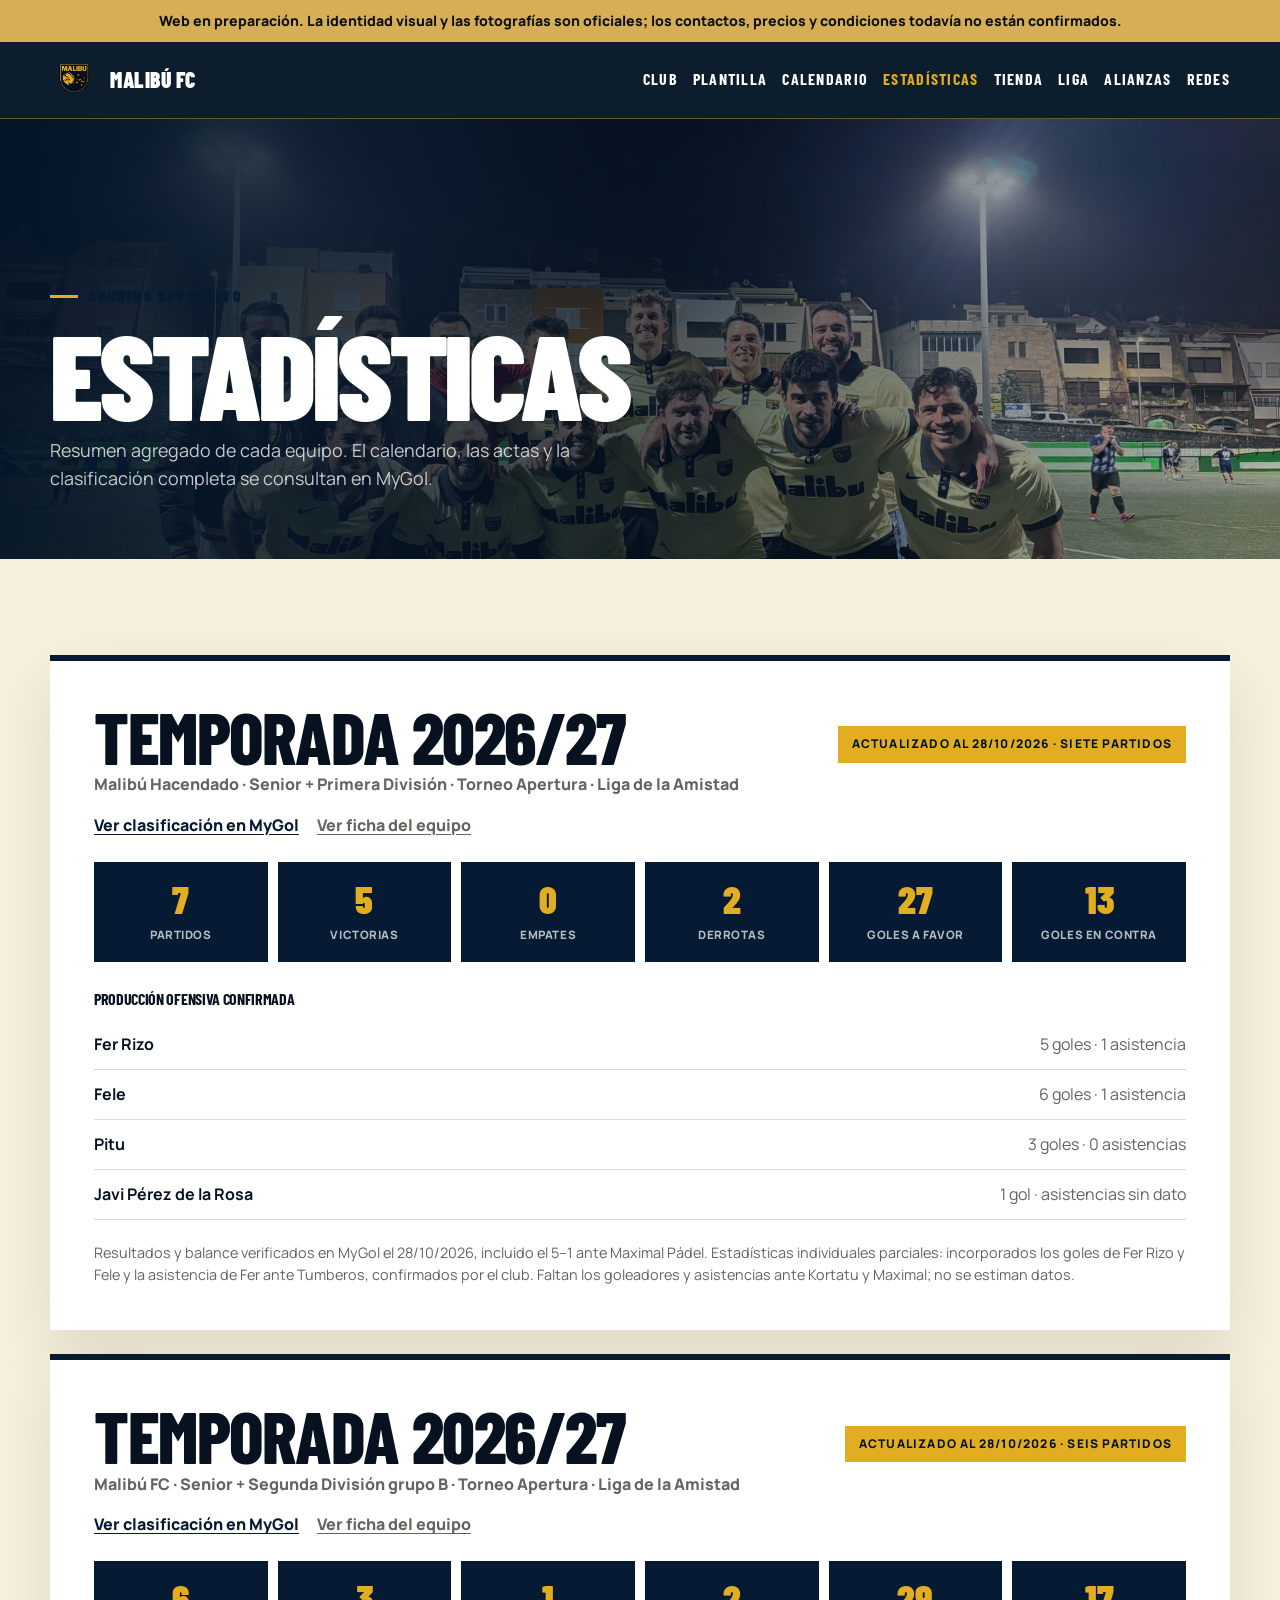
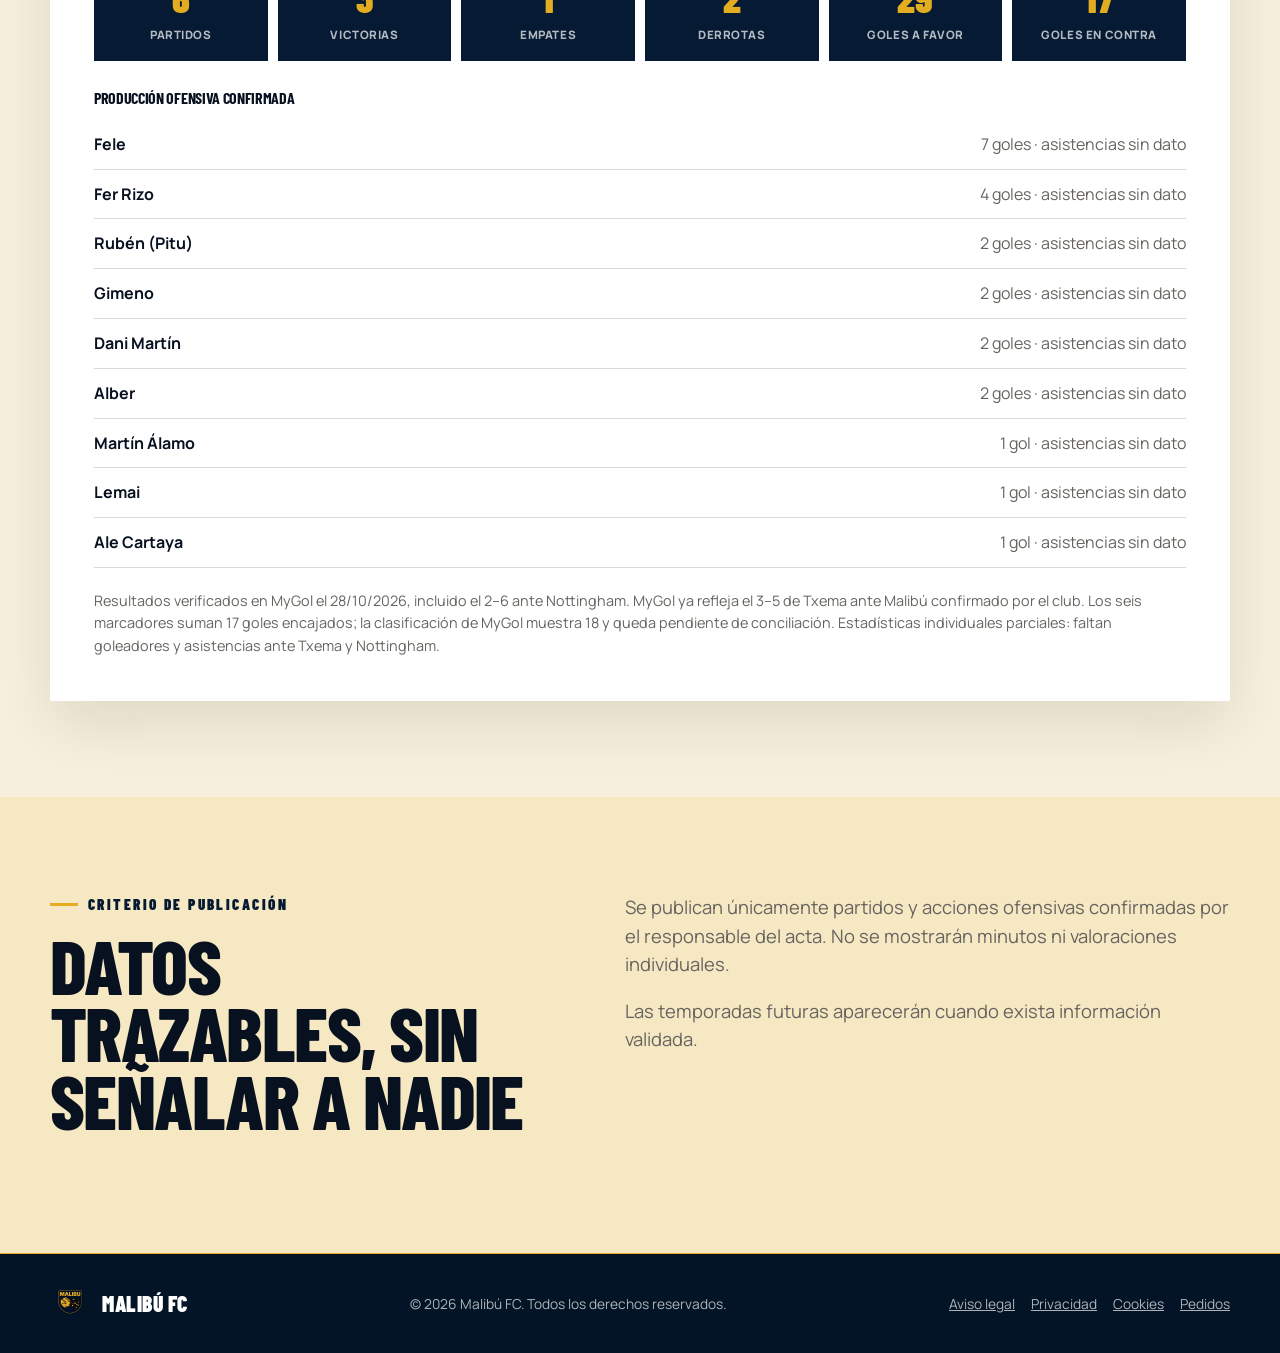
<file: estadisticas/index.html>
<!doctype html>
<html lang="es">
<head>
  <meta charset="utf-8">
  <meta name="viewport" content="width=device-width, initial-scale=1">
  <meta name="description" content="Histórico de estadísticas por temporada del Malibú FC.">
  <meta name="theme-color" content="#061a33">
  <meta property="og:title" content="Estadísticas | Malibú FC">
  <meta property="og:description" content="Resultados y estadísticas confirmadas por temporada del Malibú FC.">
  <link rel="canonical" href="https://malibufc.es/estadisticas/">
  <title>Estadísticas | Malibú FC</title>
  <link rel="icon" href="/assets/images/club/favicon-malibu-fc.png" type="image/png">
  <link rel="preconnect" href="https://fonts.googleapis.com">
  <link rel="preconnect" href="https://fonts.gstatic.com" crossorigin>
  <link href="https://fonts.googleapis.com/css2?family=Barlow+Condensed:wght@500;600;700;800;900&family=Manrope:wght@400;500;600;700;800&display=swap" rel="stylesheet">
    <link rel="stylesheet" href="/css/styles.css?v=20261009-2">
    <link rel="stylesheet" href="/css/review.css?v=20261007-1">
    <script defer src="/js/config.js?v=20261028-2"></script>
    <script defer src="/js/app.js?v=20261016-1"></script>
</head>
<body>
  <a class="skip-link" href="#contenido">Saltar al contenido</a>
  <header class="site-header"><div class="container nav-wrap"><a class="brand" href="/" aria-label="Malibú FC, inicio"><img src="/assets/images/club/escudo-malibu-fc.png" alt="Escudo oficial del Malibú FC" width="48" height="52"><span>Malibú FC</span></a><button class="menu-button" type="button" aria-expanded="false" aria-controls="menu-principal">Menú</button><nav id="menu-principal" class="main-nav" aria-label="Navegación principal"><a href="/#club">Club</a><a href="/plantilla/">Plantilla</a><a href="/calendario/">Calendario</a><a href="/estadisticas/" aria-current="page">Estadísticas</a><a href="/tienda/">Tienda</a><a href="/#liga">Liga</a><a href="/#alianzas">Alianzas</a><a href="/#redes">Redes</a></nav></div></header>
  <main id="contenido">
    <section class="inner-hero inner-hero-stats"><div class="container inner-hero-content"><p class="eyebrow">Archivo deportivo</p><h1>Estadísticas</h1><p>Resumen agregado de cada equipo. El calendario, las actas y la clasificación completa se consultan en MyGol.</p></div></section>
    <section class="section stats-section"><div class="container"><div id="season-stats" class="season-stats" aria-live="polite"></div></div></section>
    <section class="section section-accent"><div class="container split"><div><p class="eyebrow">Criterio de publicación</p><h2>Datos trazables, sin señalar a nadie</h2></div><div class="body-copy"><p>Se publican únicamente partidos y acciones ofensivas confirmadas por el responsable del acta. No se mostrarán minutos ni valoraciones individuales.</p><p>Las temporadas futuras aparecerán cuando exista información validada.</p></div></div></section>
  </main>
  <footer class="site-footer"><div class="container footer-grid"><div class="brand footer-brand"><img src="/assets/images/club/escudo-malibu-fc.png" alt="" width="40" height="43"><span>Malibú FC</span></div><p>© <span id="current-year"></span> Malibú FC. Todos los derechos reservados.</p><nav aria-label="Enlaces legales"><a href="/aviso-legal.html">Aviso legal</a><a href="/privacidad.html">Privacidad</a><a href="/cookies.html">Cookies</a><a href="/condiciones-pedido.html">Pedidos</a></nav></div></footer>
</body>
</html>
</file>
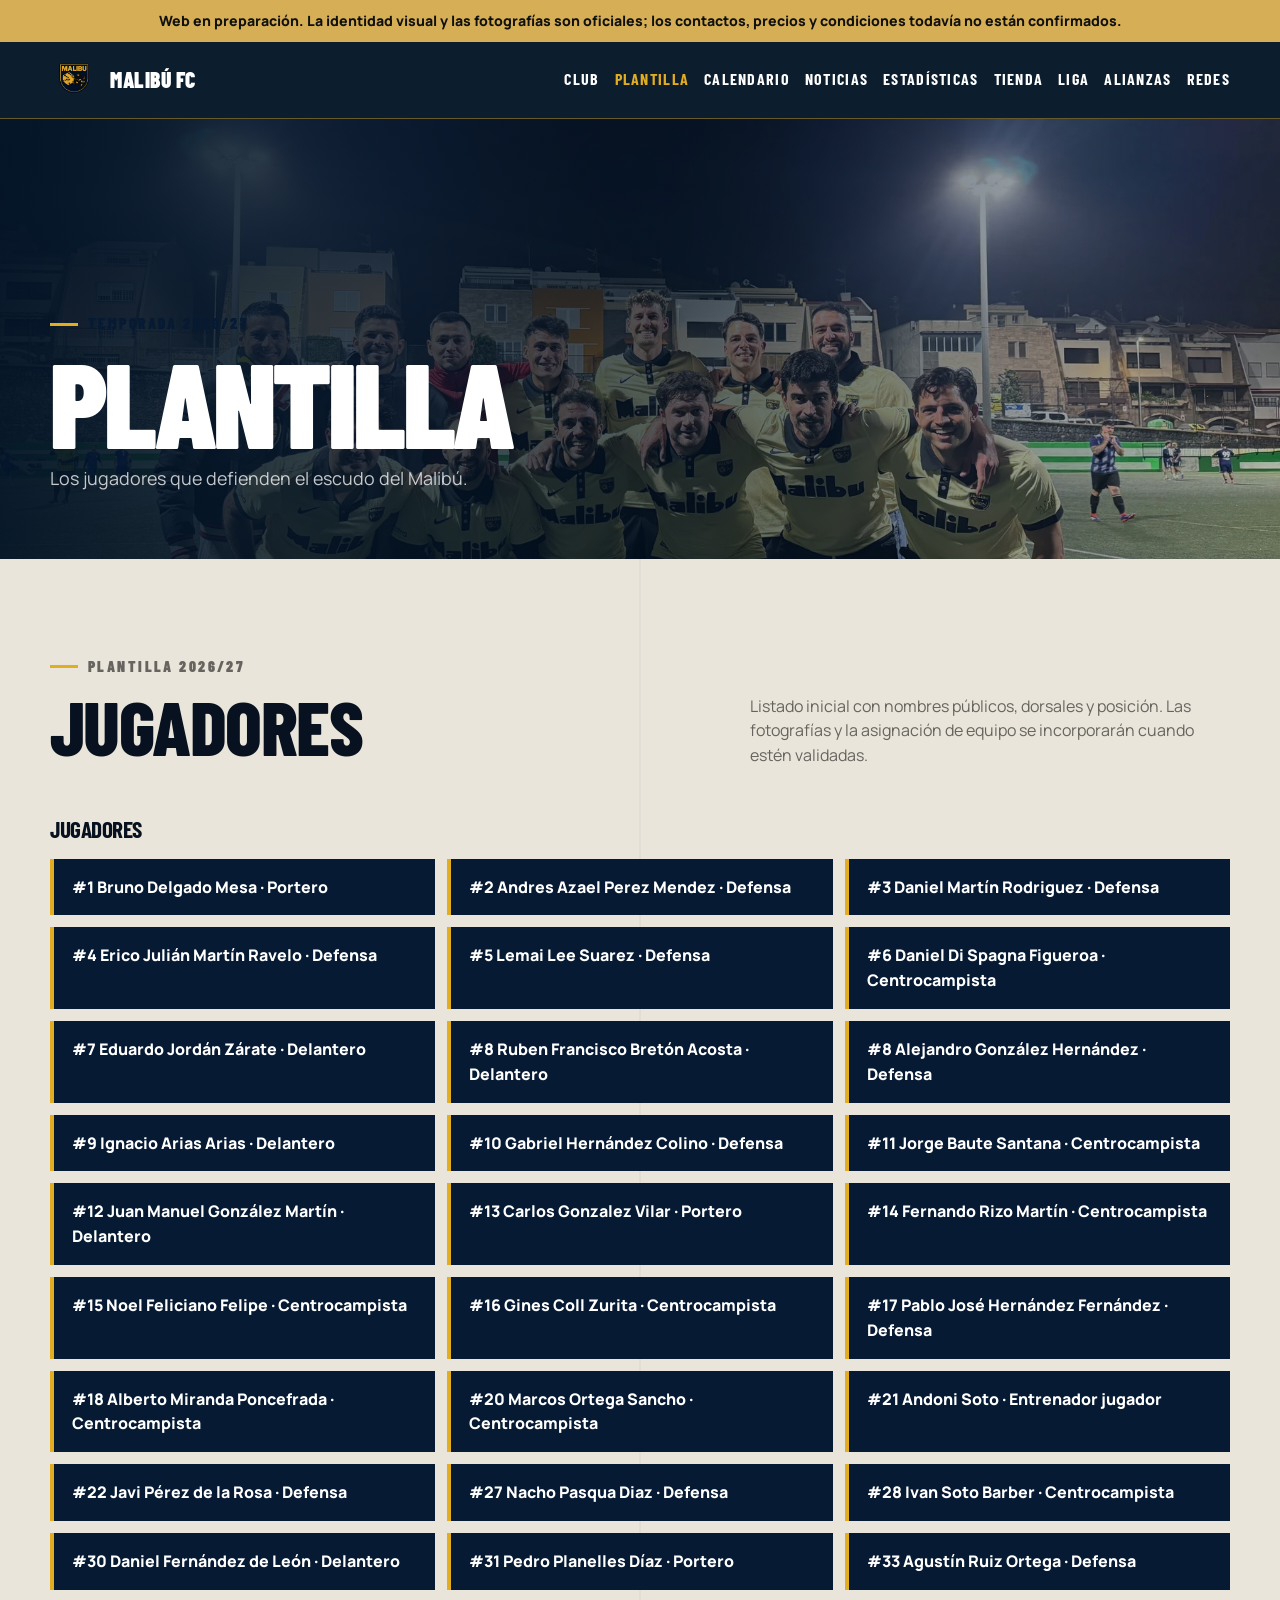
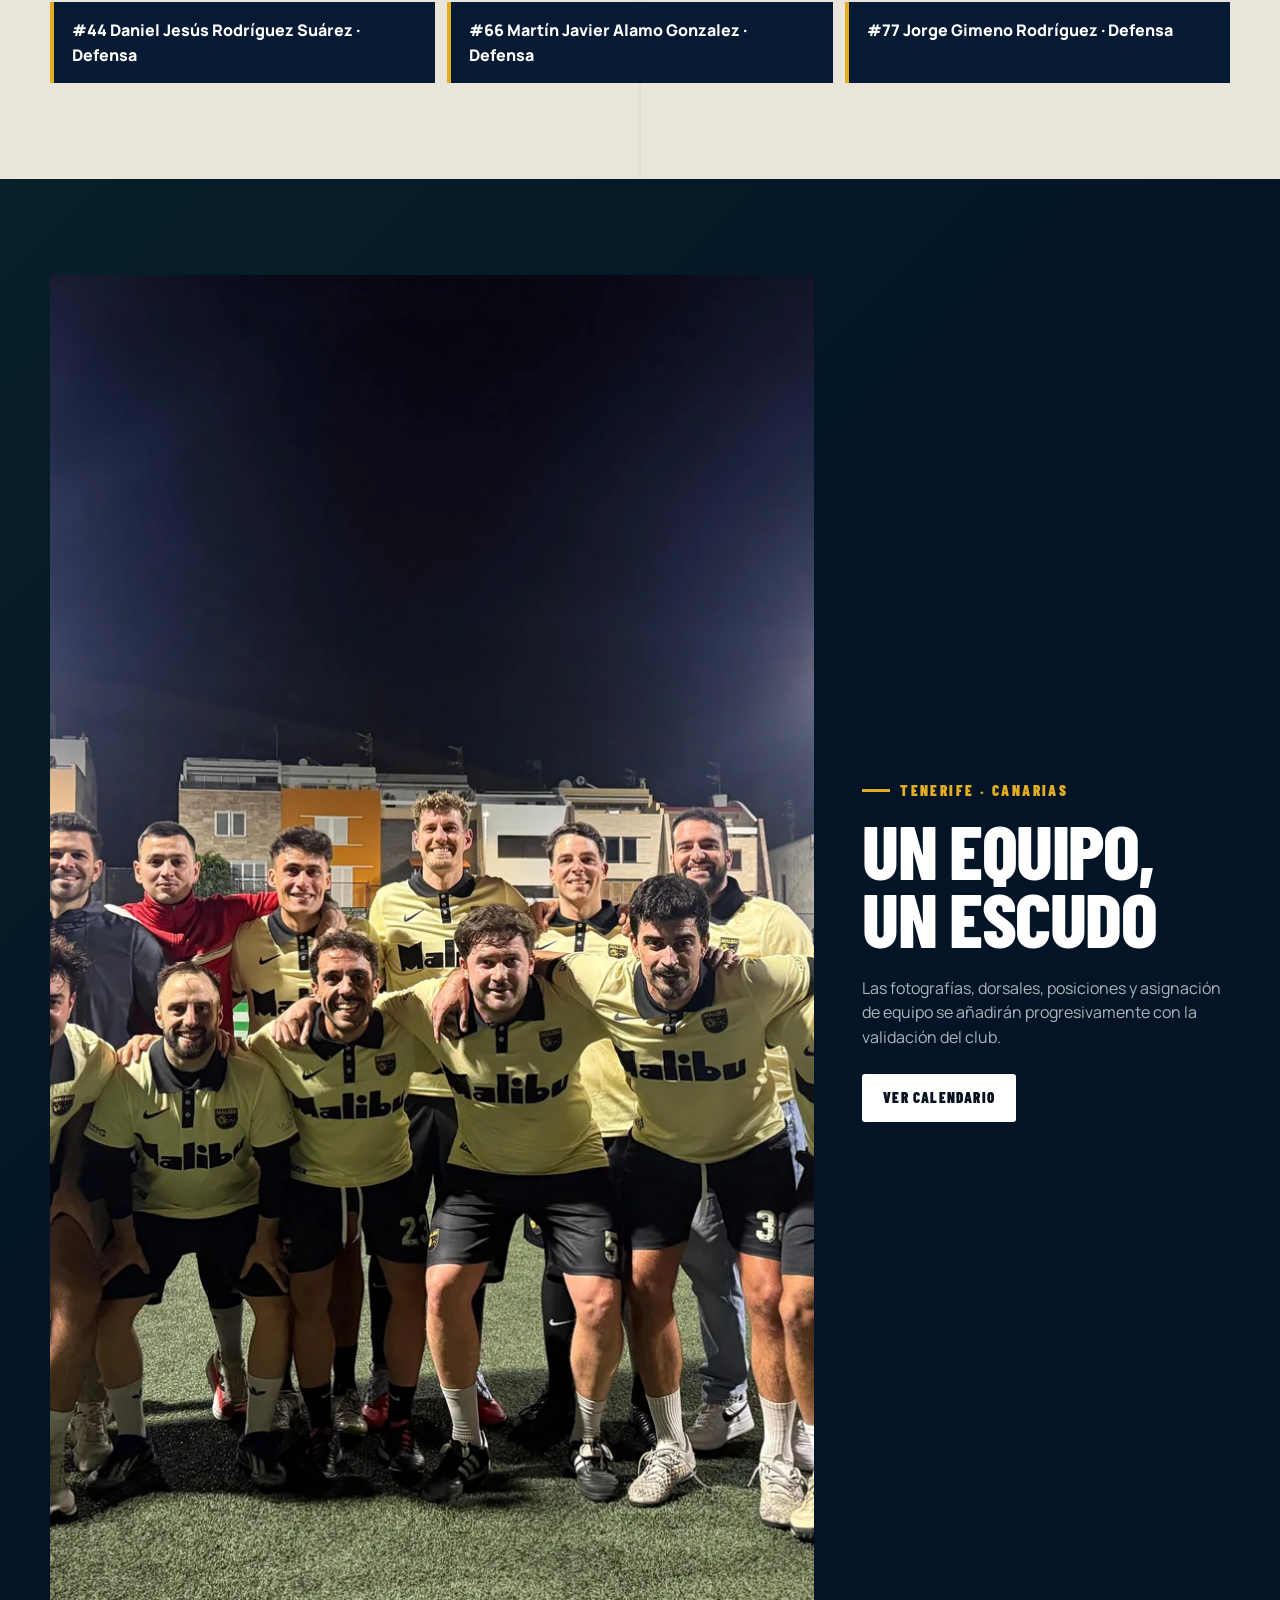
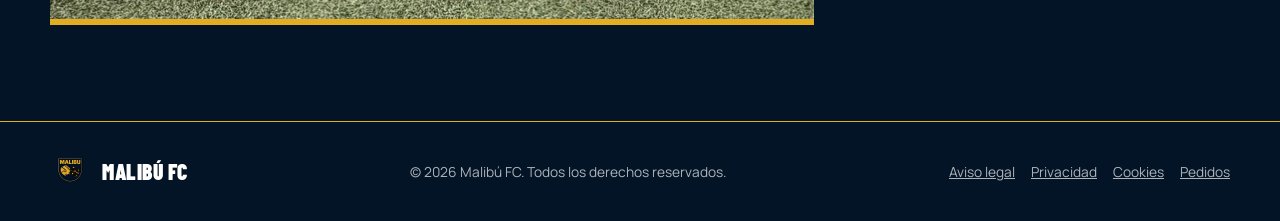
<file: plantilla/index.html>
<!doctype html>
<html lang="es">
<head>
  <meta charset="utf-8">
  <meta name="viewport" content="width=device-width, initial-scale=1">
  <meta name="description" content="Plantilla oficial del Malibú FC, equipo de fútbol de Tenerife, Canarias.">
  <meta name="theme-color" content="#061a33">
  <meta property="og:title" content="Plantilla | Malibú FC">
  <meta property="og:description" content="Conoce la plantilla del Malibú FC.">
  <meta property="og:type" content="website">
  <meta property="og:url" content="https://malibufc.es/plantilla/">
  <meta property="og:image" content="https://malibufc.es/assets/images/equipo/equipo-malibu-fc.webp">
  <link rel="canonical" href="https://malibufc.es/plantilla/">
  <title>Plantilla | Malibú FC</title>
  <link rel="icon" href="/assets/images/club/favicon-malibu-fc.png" type="image/png">
  <link rel="preconnect" href="https://fonts.googleapis.com">
  <link rel="preconnect" href="https://fonts.gstatic.com" crossorigin>
  <link href="https://fonts.googleapis.com/css2?family=Barlow+Condensed:wght@500;600;700;800;900&family=Manrope:wght@400;500;600;700;800&display=swap" rel="stylesheet">
    <link rel="stylesheet" href="/css/styles.css?v=20261009-2">
    <link rel="stylesheet" href="/css/review.css?v=20261007-1">
    <script defer src="/js/config.js?v=20261028-2"></script>
    <script defer src="/js/app.js?v=20261016-1"></script>
</head>
<body>
  <a class="skip-link" href="#contenido">Saltar al contenido</a>
  <header class="site-header">
    <div class="container nav-wrap">
      <a class="brand" href="/" aria-label="Malibú FC, inicio"><img src="/assets/images/club/escudo-malibu-fc.png" alt="Escudo oficial del Malibú FC" width="48" height="52"><span>Malibú FC</span></a>
      <button class="menu-button" type="button" aria-expanded="false" aria-controls="menu-principal">Menú</button>
      <nav id="menu-principal" class="main-nav" aria-label="Navegación principal">
        <a href="/#club">Club</a><a href="/plantilla/" aria-current="page">Plantilla</a><a href="/calendario/">Calendario</a><a href="/#ultimas-noticias">Noticias</a><a href="/estadisticas/">Estadísticas</a><a href="/tienda/">Tienda</a><a href="/#liga">Liga</a><a href="/#alianzas">Alianzas</a><a href="/#redes">Redes</a>
      </nav>
    </div>
  </header>
  <main id="contenido">
    <section class="inner-hero inner-hero-squad">
      <div class="container inner-hero-content"><p class="eyebrow">Temporada 2026/27</p><h1>Plantilla</h1><p>Los jugadores que defienden el escudo del Malibú.</p></div>
    </section>
    <section class="section squad-section">
      <div class="container">
        <div class="section-heading"><div><p class="eyebrow">Plantilla 2026/27</p><h2>Jugadores</h2></div><p>Listado inicial con nombres públicos, dorsales y posición. Las fotografías y la asignación de equipo se incorporarán cuando estén validadas.</p></div>
        <div id="squad-content" aria-live="polite"></div>
      </div>
    </section>
    <section class="section section-dark team-banner">
      <div class="container team-banner-grid"><img src="/assets/images/equipo/equipo-malibu-fc.webp" alt="Jugadores del Malibú FC reunidos en el campo" width="1800" height="1350" loading="lazy"><div><p class="eyebrow">Tenerife · Canarias</p><h2>Un equipo, un escudo</h2><p>Las fotografías, dorsales, posiciones y asignación de equipo se añadirán progresivamente con la validación del club.</p><a class="button button-light" href="/calendario/">Ver calendario</a></div></div>
    </section>
  </main>
  <footer class="site-footer"><div class="container footer-grid"><div class="brand footer-brand"><img src="/assets/images/club/escudo-malibu-fc.png" alt="" width="40" height="43"><span>Malibú FC</span></div><p>© <span id="current-year"></span> Malibú FC. Todos los derechos reservados.</p><nav aria-label="Enlaces legales"><a href="/aviso-legal.html">Aviso legal</a><a href="/privacidad.html">Privacidad</a><a href="/cookies.html">Cookies</a><a href="/condiciones-pedido.html">Pedidos</a></nav></div></footer>
</body>
</html>
</file>
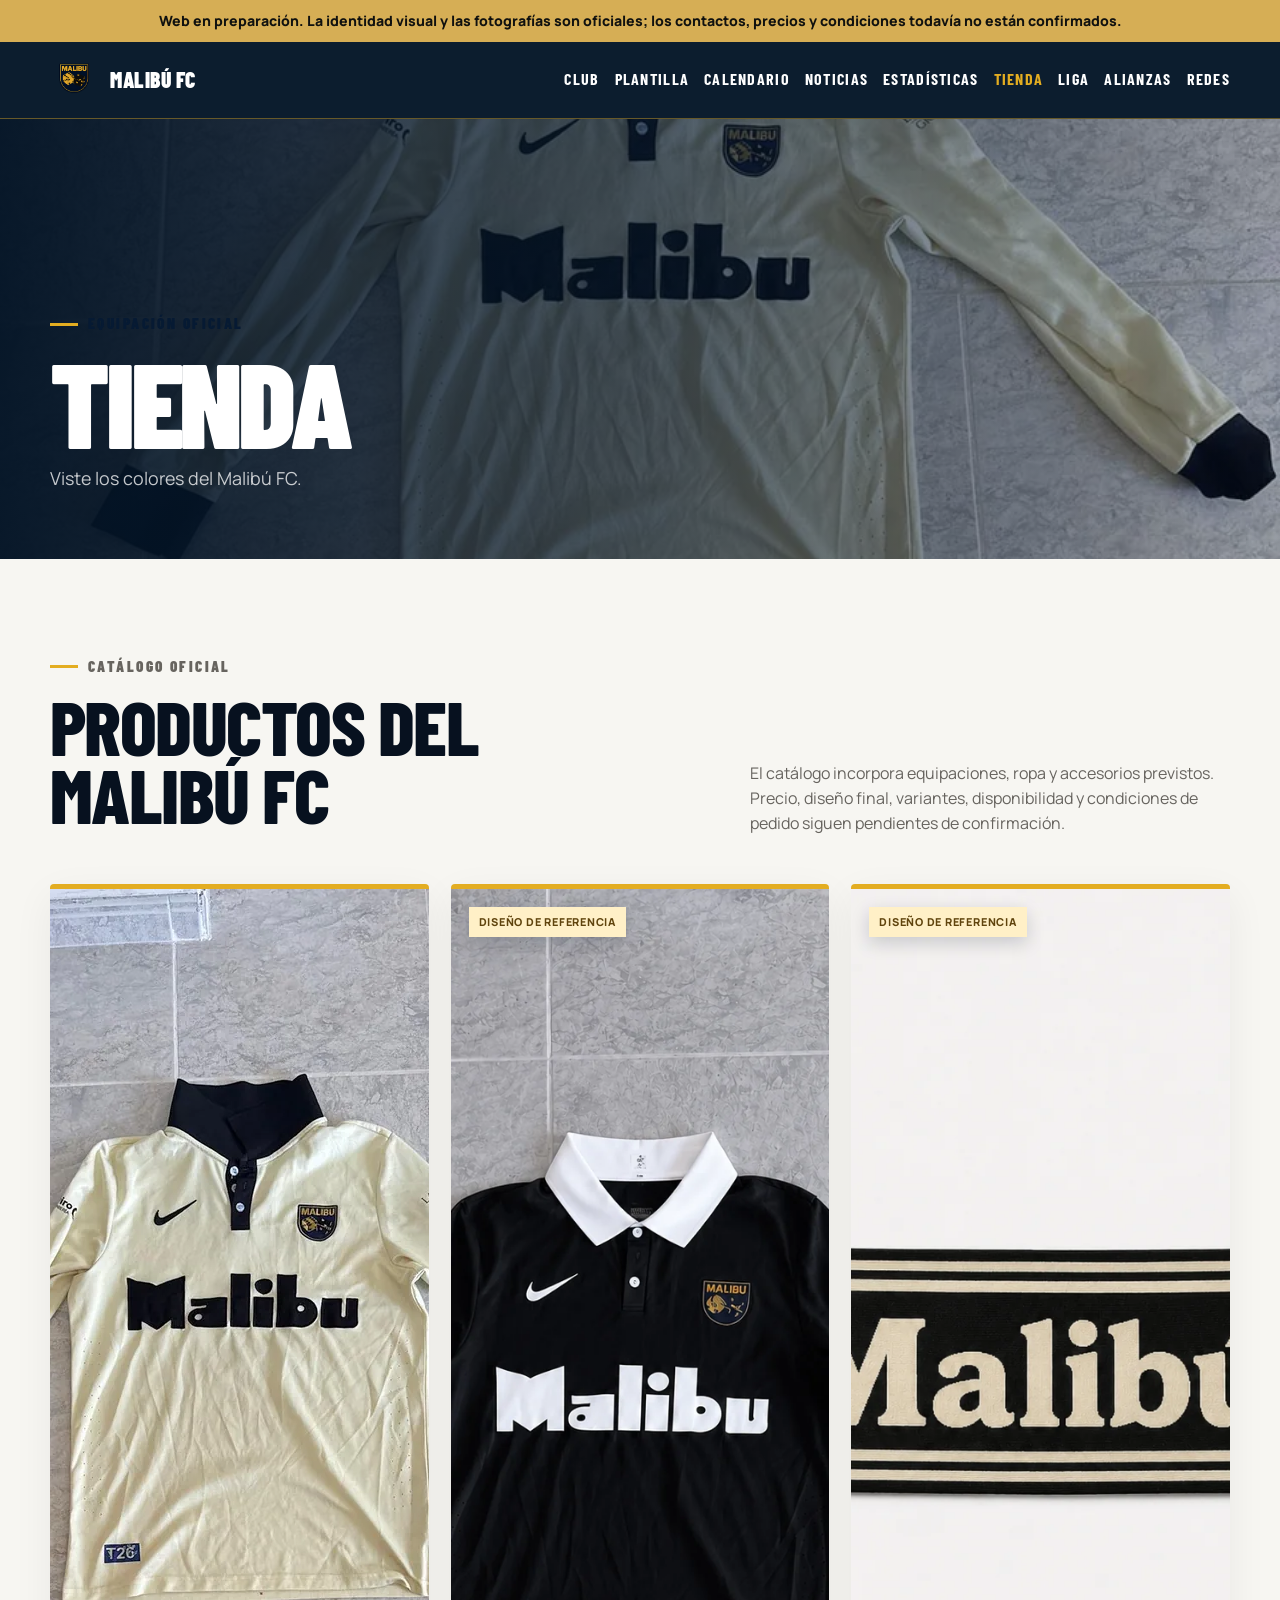
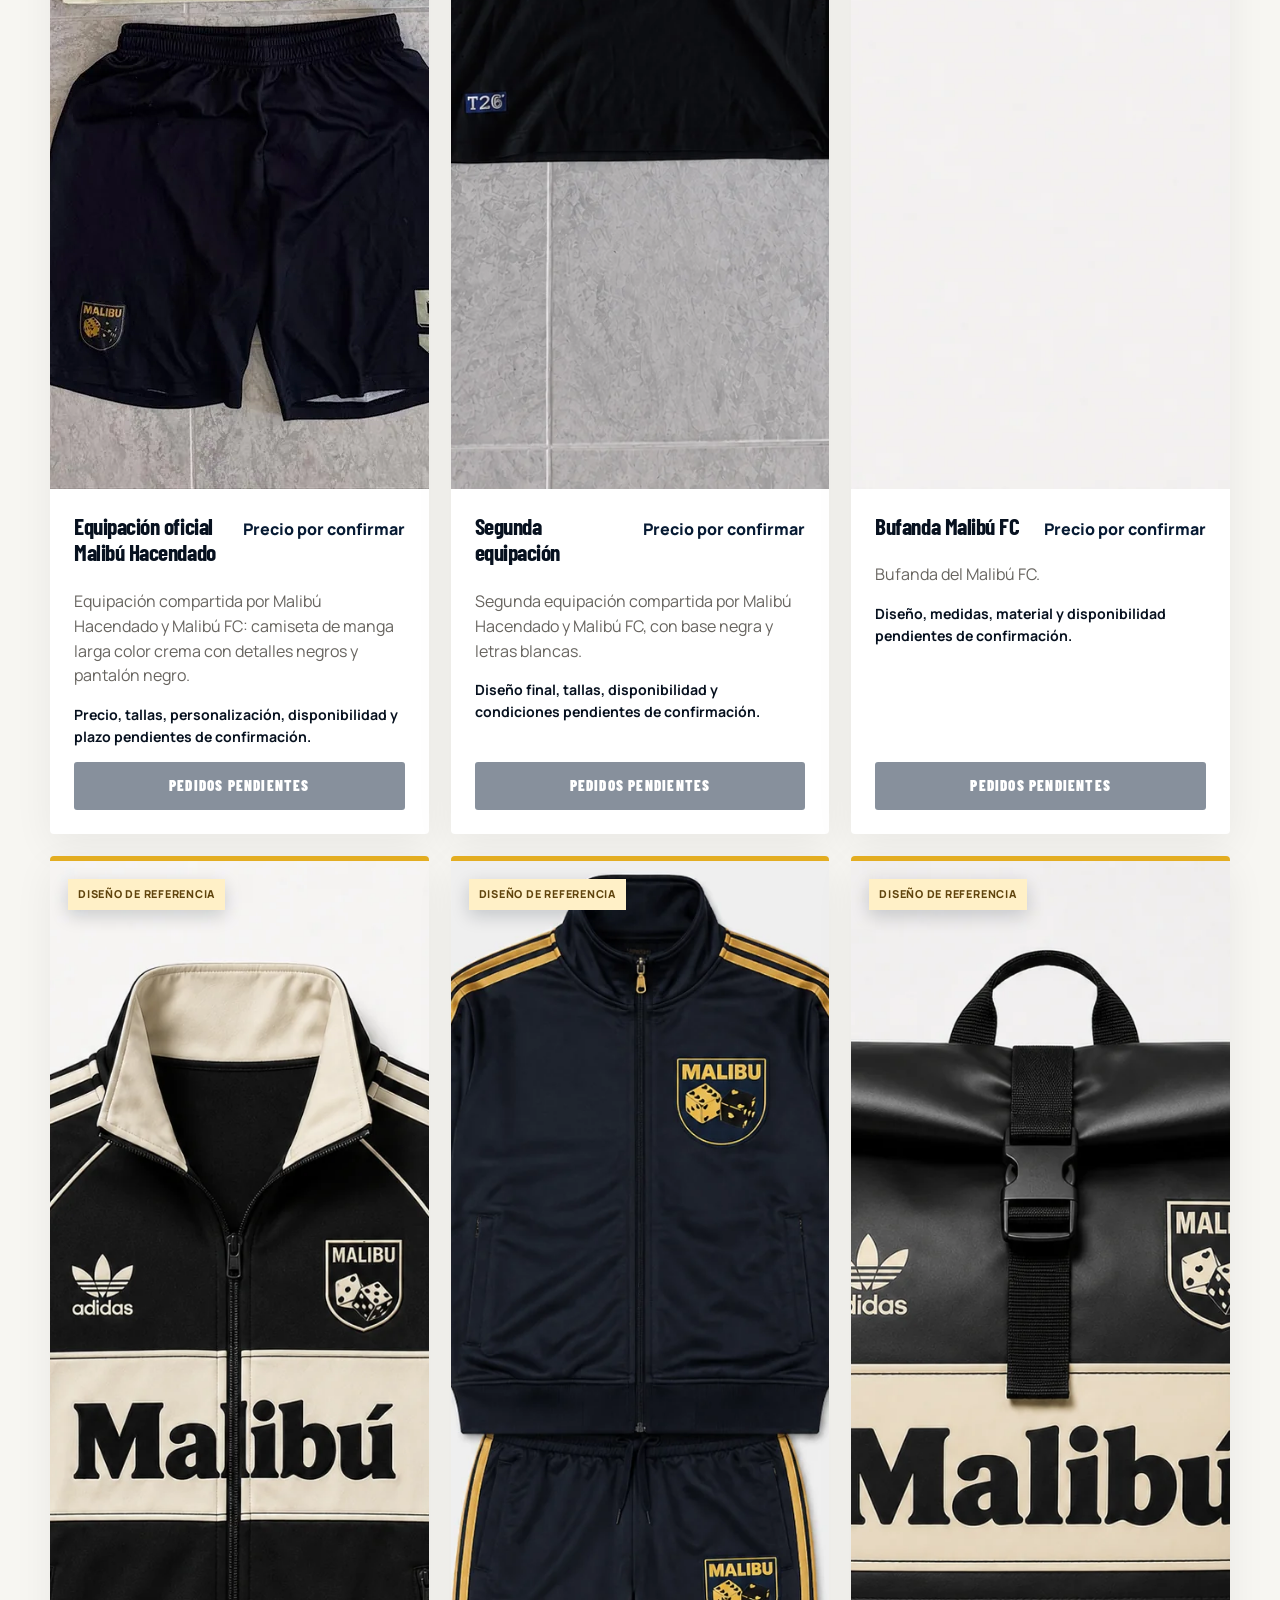
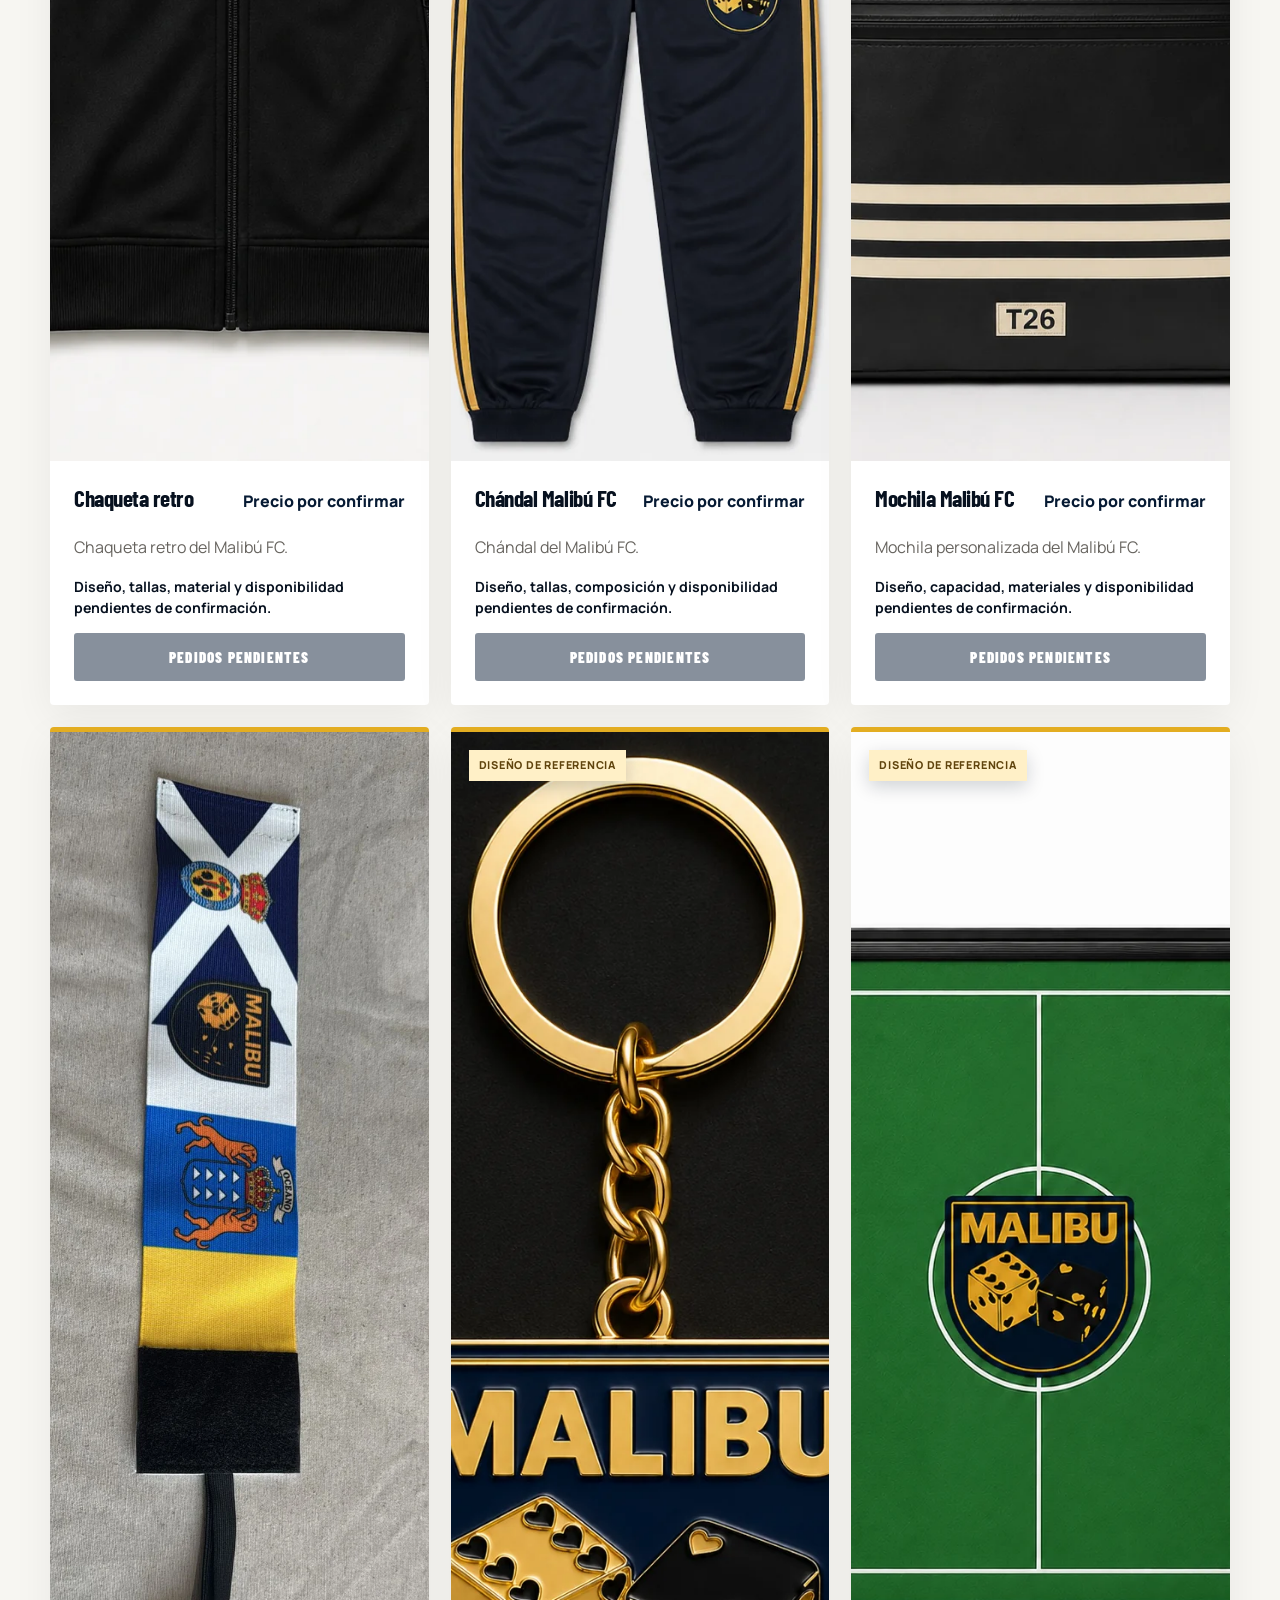
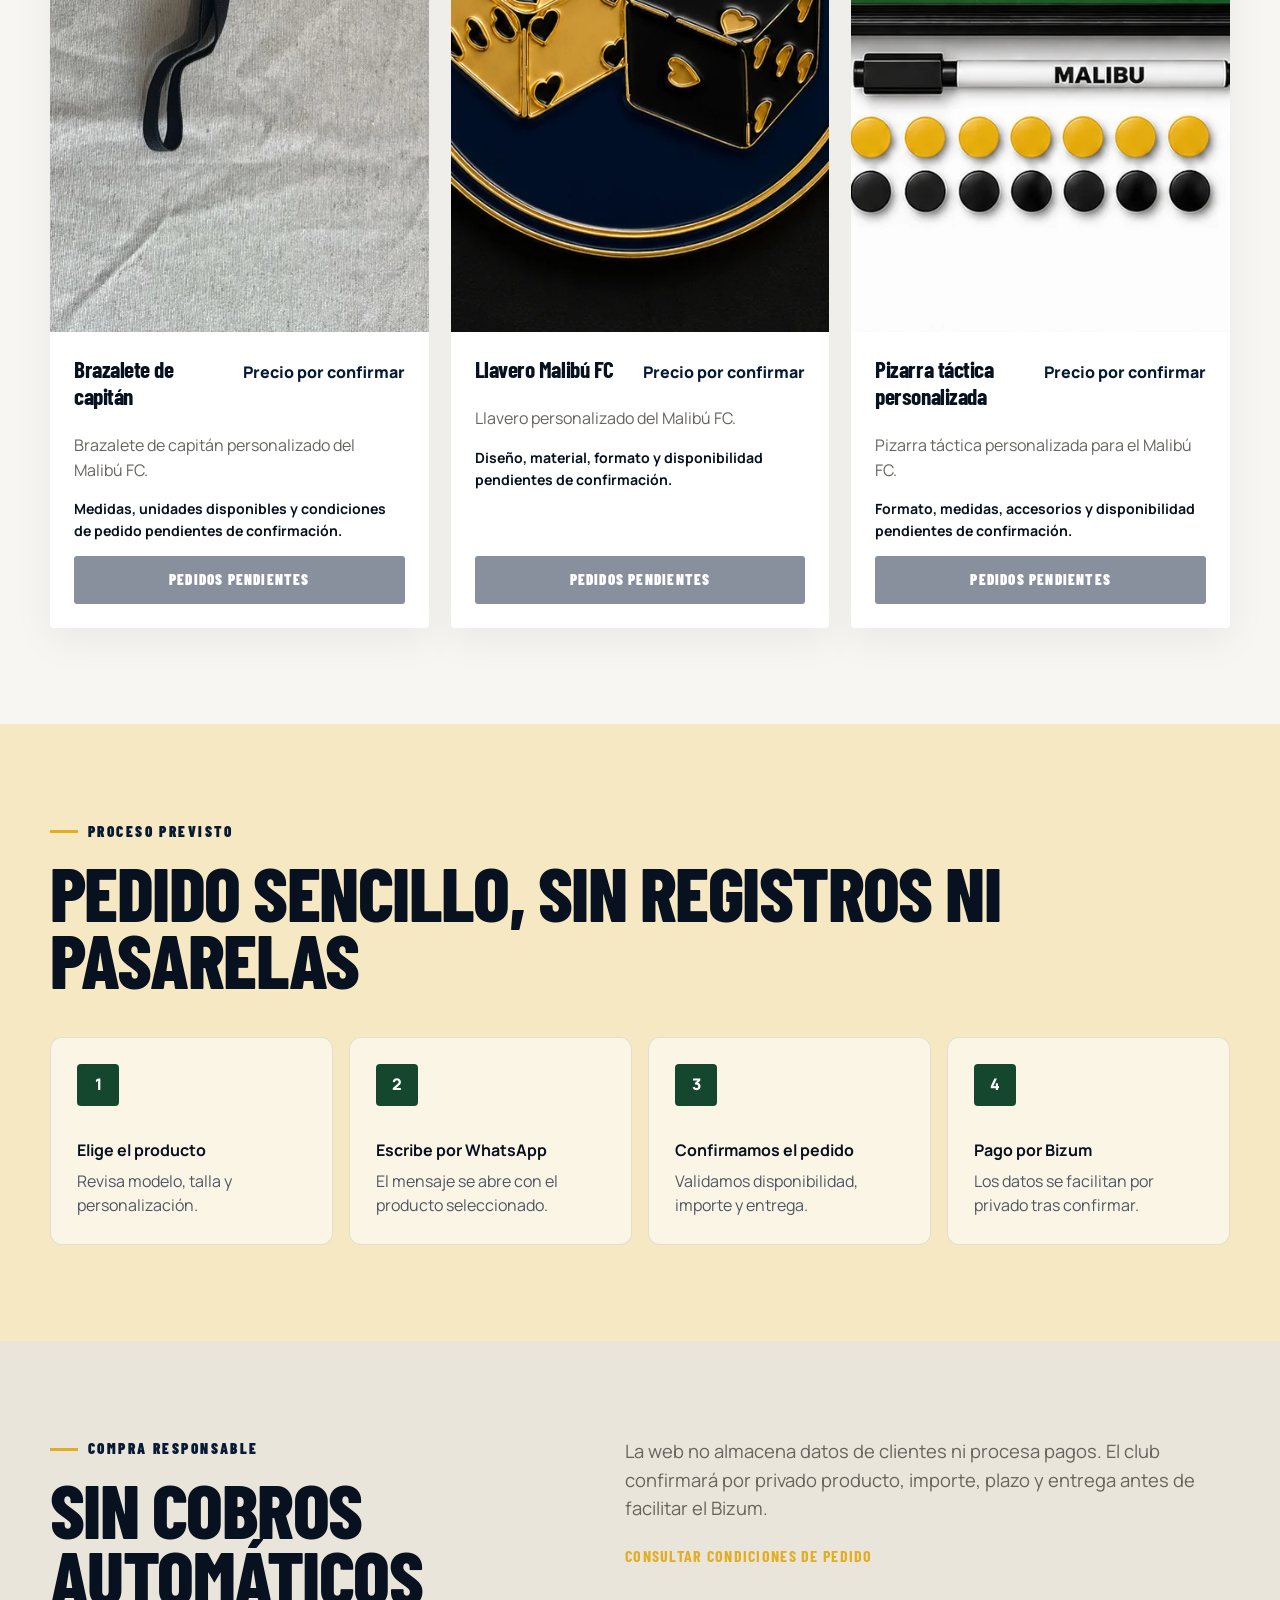
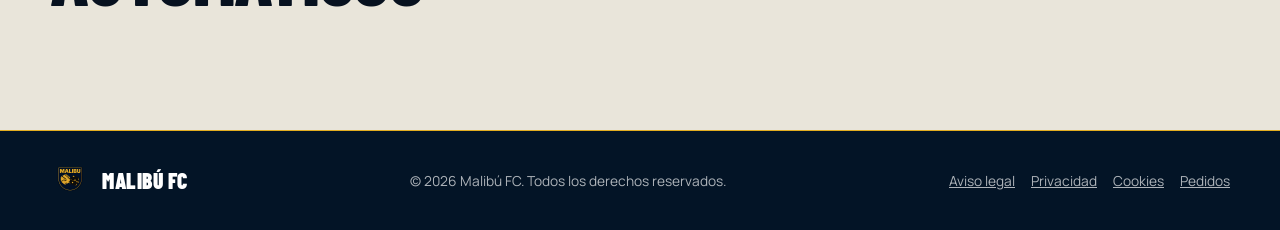
<file: tienda/index.html>
<!doctype html>
<html lang="es">
<head>
  <meta charset="utf-8">
  <meta name="viewport" content="width=device-width, initial-scale=1">
  <meta name="description" content="Tienda y equipación oficial del Malibú FC.">
  <meta name="theme-color" content="#061a33">
  <meta property="og:title" content="Tienda | Malibú FC">
  <meta property="og:description" content="Consulta la equipación oficial del Malibú FC.">
  <meta property="og:type" content="website">
  <meta property="og:url" content="https://malibufc.es/tienda/">
  <meta property="og:image" content="https://malibufc.es/assets/images/productos/equipacion-oficial-malibu-fc.webp">
  <link rel="canonical" href="https://malibufc.es/tienda/">
  <title>Tienda | Malibú FC</title>
  <link rel="icon" href="/assets/images/club/favicon-malibu-fc.png" type="image/png">
  <link rel="preconnect" href="https://fonts.googleapis.com">
  <link rel="preconnect" href="https://fonts.gstatic.com" crossorigin>
  <link href="https://fonts.googleapis.com/css2?family=Barlow+Condensed:wght@500;600;700;800;900&family=Manrope:wght@400;500;600;700;800&display=swap" rel="stylesheet">
    <link rel="stylesheet" href="/css/styles.css?v=20261009-2">
    <link rel="stylesheet" href="/css/review.css?v=20261007-1">
    <script defer src="/js/config.js?v=20261028-2"></script>
    <script defer src="/js/app.js?v=20261016-1"></script>
</head>
<body>
  <a class="skip-link" href="#contenido">Saltar al contenido</a>
  <header class="site-header"><div class="container nav-wrap"><a class="brand" href="/" aria-label="Malibú FC, inicio"><img src="/assets/images/club/escudo-malibu-fc.png" alt="Escudo oficial del Malibú FC" width="48" height="52"><span>Malibú FC</span></a><button class="menu-button" type="button" aria-expanded="false" aria-controls="menu-principal">Menú</button><nav id="menu-principal" class="main-nav" aria-label="Navegación principal"><a href="/#club">Club</a><a href="/plantilla/">Plantilla</a><a href="/calendario/">Calendario</a><a href="/#ultimas-noticias">Noticias</a><a href="/estadisticas/">Estadísticas</a><a href="/tienda/" aria-current="page">Tienda</a><a href="/#liga">Liga</a><a href="/#alianzas">Alianzas</a><a href="/#redes">Redes</a></nav></div></header>
  <main id="contenido">
    <section class="inner-hero inner-hero-store"><div class="container inner-hero-content"><p class="eyebrow">Equipación oficial</p><h1>Tienda</h1><p>Viste los colores del Malibú FC.</p></div></section>
    <section class="section" id="productos"><div class="container"><div class="section-heading"><div><p class="eyebrow">Catálogo oficial</p><h2>Productos del Malibú FC</h2></div><p>El catálogo incorpora equipaciones, ropa y accesorios previstos. Precio, diseño final, variantes, disponibilidad y condiciones de pedido siguen pendientes de confirmación.</p></div><div id="product-grid" class="product-grid" aria-live="polite"></div><noscript><p>Activa JavaScript para consultar el estado del catálogo.</p></noscript></div></section>
    <section class="section section-accent" id="pedidos"><div class="container"><p class="eyebrow">Proceso previsto</p><h2>Pedido sencillo, sin registros ni pasarelas</h2><ol class="steps"><li><span>1</span><div><strong>Elige el producto</strong><p>Revisa modelo, talla y personalización.</p></div></li><li><span>2</span><div><strong>Escribe por WhatsApp</strong><p>El mensaje se abre con el producto seleccionado.</p></div></li><li><span>3</span><div><strong>Confirmamos el pedido</strong><p>Validamos disponibilidad, importe y entrega.</p></div></li><li><span>4</span><div><strong>Pago por Bizum</strong><p>Los datos se facilitan por privado tras confirmar.</p></div></li></ol></div></section>
    <section class="section store-safety"><div class="container split"><div><p class="eyebrow">Compra responsable</p><h2>Sin cobros automáticos</h2></div><div class="body-copy"><p>La web no almacena datos de clientes ni procesa pagos. El club confirmará por privado producto, importe, plazo y entrega antes de facilitar el Bizum.</p><a class="text-link" href="/condiciones-pedido.html">Consultar condiciones de pedido</a></div></div></section>
  </main>
  <footer class="site-footer"><div class="container footer-grid"><div class="brand footer-brand"><img src="/assets/images/club/escudo-malibu-fc.png" alt="" width="40" height="43"><span>Malibú FC</span></div><p>© <span id="current-year"></span> Malibú FC. Todos los derechos reservados.</p><nav aria-label="Enlaces legales"><a href="/aviso-legal.html">Aviso legal</a><a href="/privacidad.html">Privacidad</a><a href="/cookies.html">Cookies</a><a href="/condiciones-pedido.html">Pedidos</a></nav></div></footer>
</body>
</html>
</file>
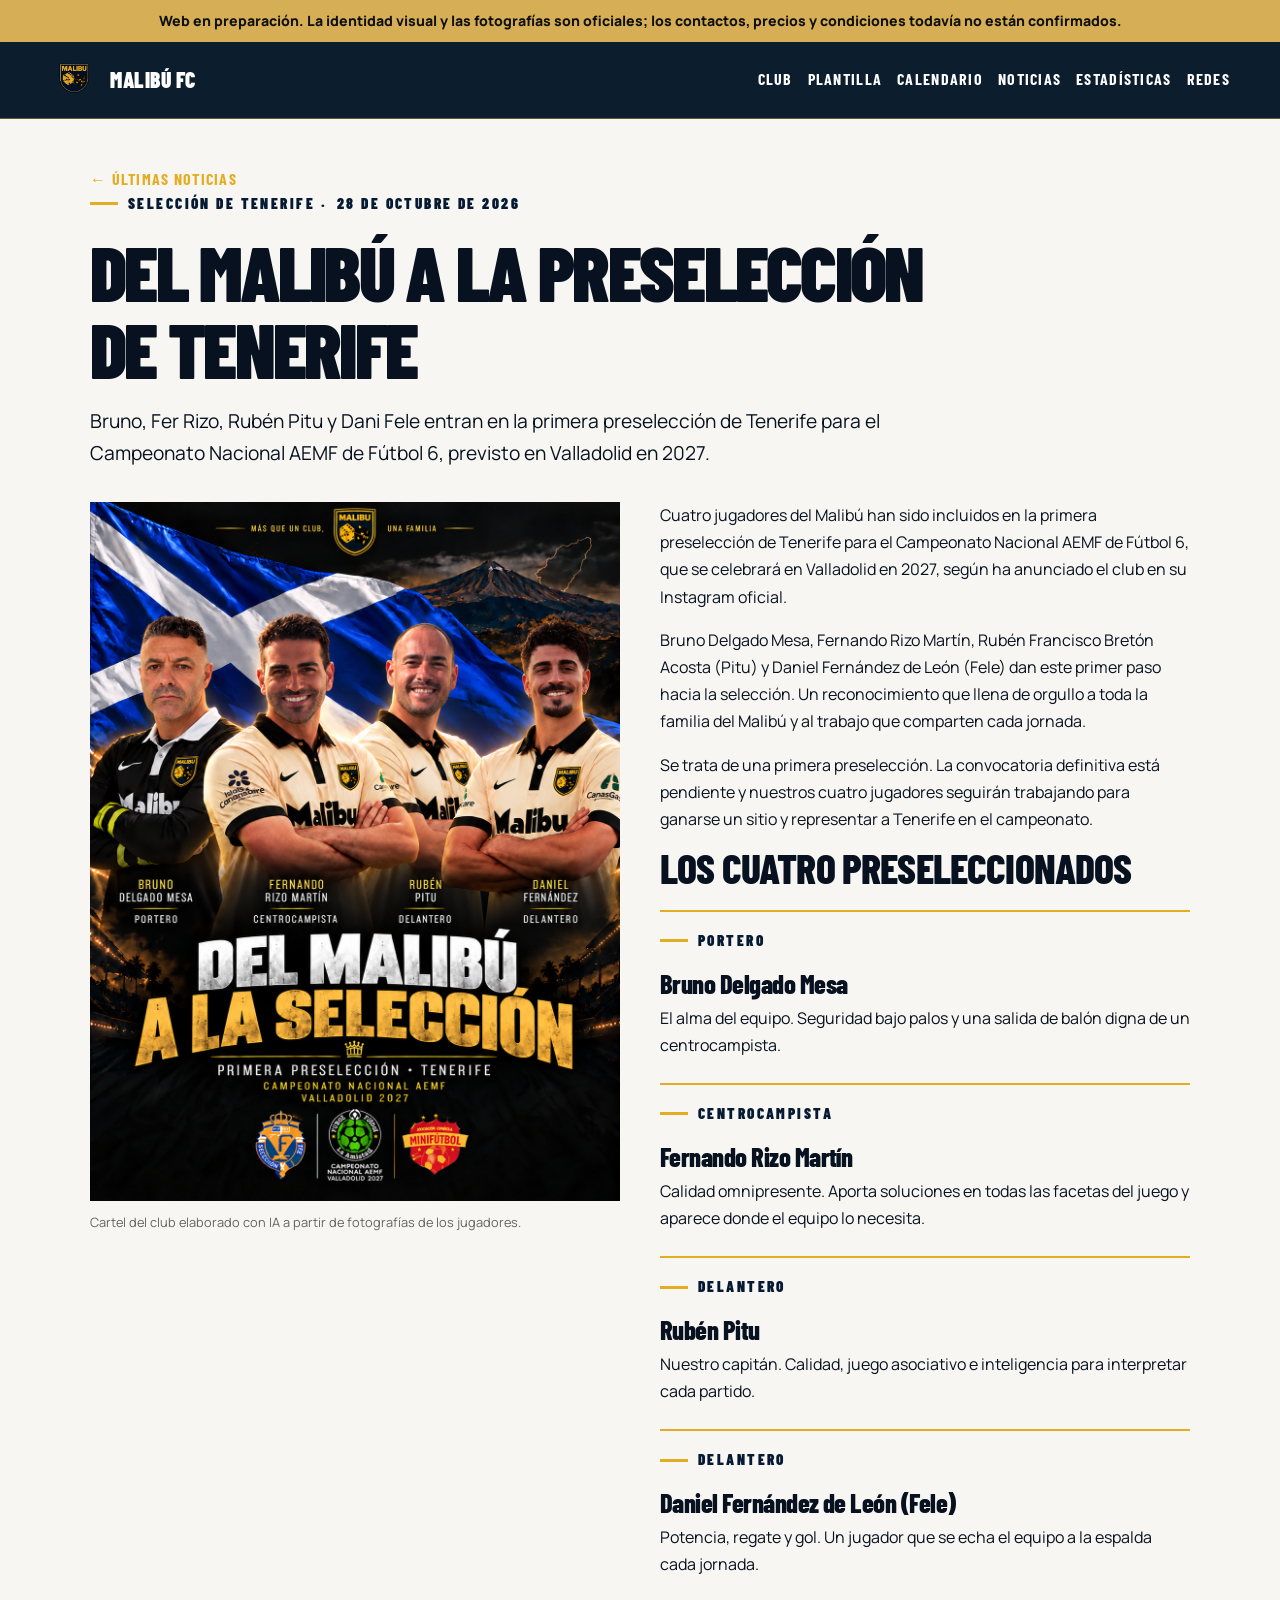
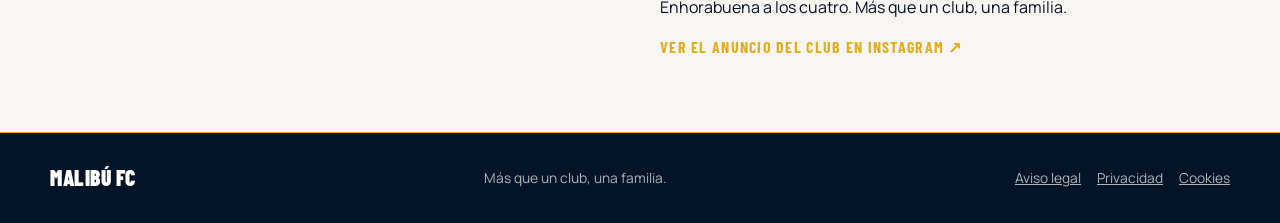
<file: noticias/preseleccion-tenerife-2027/index.html>
<!doctype html>
<html lang="es">
<head>
  <meta charset="utf-8">
  <meta name="viewport" content="width=device-width, initial-scale=1">
  <title>Del Malibú a la preselección de Tenerife | Malibú FC</title>
  <meta name="description" content="Bruno, Fer Rizo, Rubén Pitu y Dani Fele, incluidos en la primera preselección de Tenerife para el Campeonato Nacional AEMF de Fútbol 6, Valladolid 2027.">
  <meta name="theme-color" content="#061a33">
  <meta property="og:type" content="article">
  <meta property="og:title" content="Del Malibú a la preselección de Tenerife">
  <meta property="og:description" content="Bruno, Fer Rizo, Rubén Pitu y Dani Fele dan el primer paso hacia Valladolid 2027. La convocatoria definitiva sigue pendiente.">
  <meta property="og:url" content="https://malibufc.es/noticias/preseleccion-tenerife-2027/">
  <meta property="og:image" content="https://malibufc.es/assets/images/equipo/temporada-2026-27/preseleccion-tenerife-2027.png">
  <meta property="article:published_time" content="2026-10-28">
  <link rel="canonical" href="https://malibufc.es/noticias/preseleccion-tenerife-2027/">
  <link rel="icon" href="/assets/images/club/favicon-malibu-fc.png" type="image/png">
  <link rel="preconnect" href="https://fonts.googleapis.com">
  <link rel="preconnect" href="https://fonts.gstatic.com" crossorigin>
  <link href="https://fonts.googleapis.com/css2?family=Barlow+Condensed:wght@500;600;700;800;900&family=Manrope:wght@400;500;600;700;800&display=swap" rel="stylesheet">
  <link rel="stylesheet" href="/css/styles.css?v=20261028-1">
  <link rel="stylesheet" href="/css/review.css?v=20261007-1">
  <script defer src="/js/config.js?v=20261028-2"></script>
  <script defer src="/js/app.js?v=20261028-1"></script>
</head>
<body>
  <a class="skip-link" href="#contenido">Saltar al contenido</a>
  <header class="site-header">
    <div class="container nav-wrap">
      <a class="brand" href="/" aria-label="Malibú FC, inicio"><img src="/assets/images/club/escudo-malibu-fc.png" alt="Escudo oficial del Malibú FC" width="48" height="52"><span>Malibú FC</span></a>
      <button class="menu-button" type="button" aria-expanded="false" aria-controls="menu-principal">Menú</button>
      <nav id="menu-principal" class="main-nav" aria-label="Navegación principal">
        <a href="/#club">Club</a><a href="/plantilla/">Plantilla</a><a href="/calendario/">Calendario</a><a href="/#ultimas-noticias">Noticias</a><a href="/estadisticas/">Estadísticas</a><a href="/#redes">Redes</a>
      </nav>
    </div>
  </header>
  <main id="contenido" class="container news-article">
    <a class="text-link" href="/#ultimas-noticias">← Últimas noticias</a>
    <article data-news-id="preseleccion-tenerife-2027" aria-labelledby="news-title">
      <p class="eyebrow">Selección de Tenerife · <time id="news-date" datetime="2026-10-28">28 de octubre de 2026</time></p>
      <h1 id="news-title">Del Malibú a la preselección de Tenerife</h1>
      <p class="news-intro" id="news-summary"></p>
      <div class="news-layout">
        <figure><a href="/assets/images/equipo/temporada-2026-27/preseleccion-tenerife-2027.png" aria-label="Abrir el cartel completo"><img id="news-poster" src="/assets/images/equipo/temporada-2026-27/preseleccion-tenerife-2027.png" alt="Los cuatro jugadores del Malibú en la primera preselección de Tenerife" width="1092" height="1441"></a><figcaption id="news-caption"></figcaption></figure>
        <div>
          <div id="news-copy" class="news-copy"></div>
          <h2>Los cuatro preseleccionados</h2>
          <ul id="news-players" class="news-players"></ul>
          <p id="news-closing"></p>
          <a id="news-source" class="text-link" href="https://www.instagram.com/malibufc__/p/DfDCLoiuvOw/" target="_blank" rel="noopener noreferrer">Ver el anuncio del club en Instagram ↗</a>
        </div>
      </div>
      <noscript><p>Bruno, Fernando Rizo, Rubén Pitu y Daniel Fernández han sido incluidos en la primera preselección de Tenerife para Valladolid 2027. La convocatoria definitiva sigue pendiente. Consulta el anuncio original en Instagram al final de esta página.</p></noscript>
    </article>
  </main>
  <footer class="site-footer"><div class="container footer-grid"><a class="brand" href="/">Malibú FC</a><p>Más que un club, una familia.</p><nav aria-label="Enlaces legales"><a href="/aviso-legal.html">Aviso legal</a><a href="/privacidad.html">Privacidad</a><a href="/cookies.html">Cookies</a></nav></div></footer>
</body>
</html>
</file>
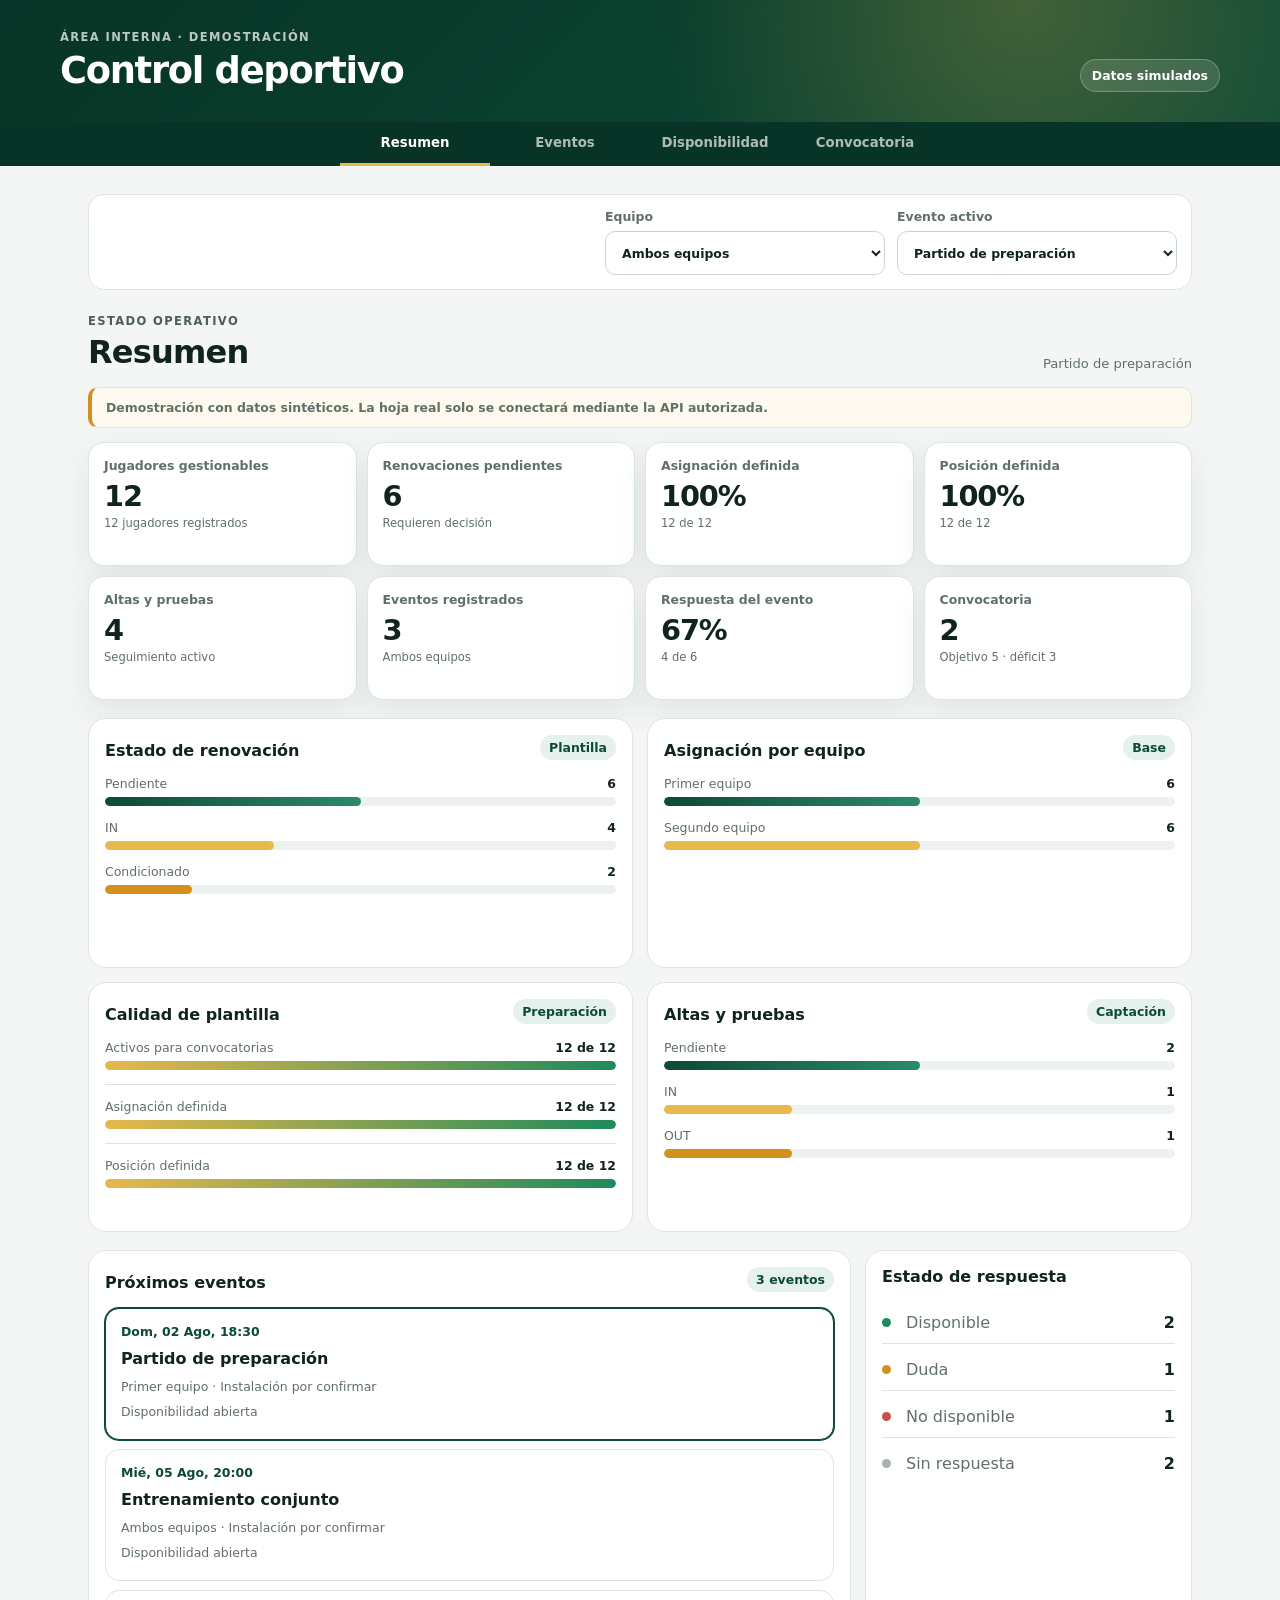
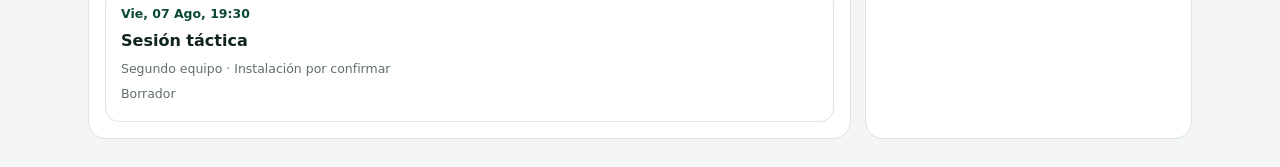
<file: src/control/index.html>
<!doctype html>
<html lang="es">
<head>
  <meta charset="utf-8">
  <meta name="viewport" content="width=device-width, initial-scale=1">
  <meta name="robots" content="noindex,nofollow">
  <meta name="theme-color" content="#071f18">
  <title>Control deportivo · Malibú FC</title>
  <link rel="icon" href="../../assets/images/club/favicon-malibu-fc.png" type="image/png">
  <link rel="stylesheet" href="./control.css">
</head>
<body>
  <a class="skip-link" href="#main">Ir al contenido</a>

  <header class="app-header">
    <div>
      <p class="eyebrow">Área interna · demostración</p>
      <h1>Control deportivo</h1>
    </div>
    <span class="mode-badge" id="mode-badge">Datos simulados</span>
  </header>

  <nav class="tabs" aria-label="Módulos del control">
    <button class="tab is-active" type="button" data-view="dashboard">Resumen</button>
    <button class="tab" type="button" data-view="events">Eventos</button>
    <button class="tab" type="button" data-view="availability">Disponibilidad</button>
    <button class="tab" type="button" data-view="callups">Convocatoria</button>
  </nav>

  <main id="main" class="app-main">
    <section class="toolbar" aria-label="Filtros">
      <label>
        Equipo
        <select id="team-filter">
          <option value="all">Ambos equipos</option>
          <option value="first">Primer equipo</option>
          <option value="second">Segundo equipo</option>
        </select>
      </label>
      <label>
        Evento activo
        <select id="event-filter"></select>
      </label>
    </section>

    <section class="view is-active" id="view-dashboard" data-view-panel="dashboard">
      <div class="section-heading">
        <div>
          <p class="eyebrow">Estado operativo</p>
          <h2>Resumen</h2>
        </div>
        <p id="dashboard-context" class="supporting"></p>
      </div>
      <div id="source-notice" class="source-notice" role="status"></div>
      <div class="metric-grid" id="metric-grid" aria-live="polite"></div>
      <div class="analytics-grid">
        <article class="panel chart-panel">
          <div class="panel-heading"><h3>Estado de renovación</h3><span class="count">Plantilla</span></div>
          <div id="renewal-chart" class="bar-chart"></div>
        </article>
        <article class="panel chart-panel">
          <div class="panel-heading"><h3>Asignación por equipo</h3><span class="count">Base</span></div>
          <div id="assignment-chart" class="bar-chart"></div>
        </article>
        <article class="panel chart-panel">
          <div class="panel-heading"><h3>Calidad de plantilla</h3><span class="count">Preparación</span></div>
          <div id="readiness-chart" class="readiness-list"></div>
        </article>
        <article class="panel chart-panel">
          <div class="panel-heading"><h3>Altas y pruebas</h3><span class="count">Captación</span></div>
          <div id="recruitment-chart" class="bar-chart"></div>
        </article>
      </div>
      <div class="split-grid">
        <article class="panel">
          <div class="panel-heading">
            <h3>Próximos eventos</h3>
            <span class="count" id="event-count"></span>
          </div>
          <div id="dashboard-events" class="card-list"></div>
        </article>
        <article class="panel">
          <div class="panel-heading">
            <h3>Estado de respuesta</h3>
          </div>
          <div id="response-breakdown" class="breakdown"></div>
        </article>
      </div>
    </section>

    <section class="view" id="view-events" data-view-panel="events" hidden>
      <div class="section-heading">
        <div>
          <p class="eyebrow">Agenda</p>
          <h2>Eventos</h2>
        </div>
        <button class="secondary-button" type="button" id="new-event-button">Simular evento</button>
      </div>
      <div id="events-list" class="event-grid"></div>
    </section>

    <section class="view" id="view-availability" data-view-panel="availability" hidden>
      <div class="section-heading">
        <div>
          <p class="eyebrow">Respuesta individual</p>
          <h2>Disponibilidad</h2>
        </div>
        <p class="supporting">Los cambios son temporales y no salen de este navegador.</p>
      </div>
      <div class="status-legend" aria-label="Estados">
        <span><i class="dot available"></i> Disponible</span>
        <span><i class="dot doubt"></i> Duda</span>
        <span><i class="dot unavailable"></i> No disponible</span>
      </div>
      <div id="availability-list" class="player-list"></div>
    </section>

    <section class="view" id="view-callups" data-view-panel="callups" hidden>
      <div class="section-heading">
        <div>
          <p class="eyebrow">Preparación</p>
          <h2>Convocatoria</h2>
        </div>
        <div class="target-chip"><span id="callup-selected">0</span>/<span id="callup-target">0</span></div>
      </div>
      <div class="notice" id="callup-notice" role="status"></div>
      <div id="callup-list" class="player-list"></div>
      <div class="sticky-action">
        <button class="primary-button" type="button" id="save-callup-button">Guardar borrador simulado</button>
      </div>
    </section>
  </main>

  <dialog id="event-dialog">
    <form method="dialog" id="event-form">
      <div class="dialog-heading">
        <div>
          <p class="eyebrow">Datos simulados</p>
          <h2>Nuevo evento</h2>
        </div>
        <button class="icon-button" value="cancel" aria-label="Cerrar">×</button>
      </div>
      <label>Descripción <input name="title" required maxlength="80" placeholder="Entrenamiento técnico"></label>
      <label>Equipo
        <select name="team" required>
          <option value="first">Primer equipo</option>
          <option value="second">Segundo equipo</option>
          <option value="both">Ambos equipos</option>
        </select>
      </label>
      <label>Fecha y hora <input name="startAt" type="datetime-local" required></label>
      <label>Objetivo de convocatoria <input name="callupTarget" type="number" min="1" max="30" value="14" required></label>
      <div class="dialog-actions">
        <button class="secondary-button" value="cancel">Cancelar</button>
        <button class="primary-button" value="default">Crear simulación</button>
      </div>
    </form>
  </dialog>

  <div id="toast" class="toast" role="status" aria-live="polite"></div>

  <script src="./api.js"></script>
  <script src="./control.js"></script>
</body>
</html>
</file>
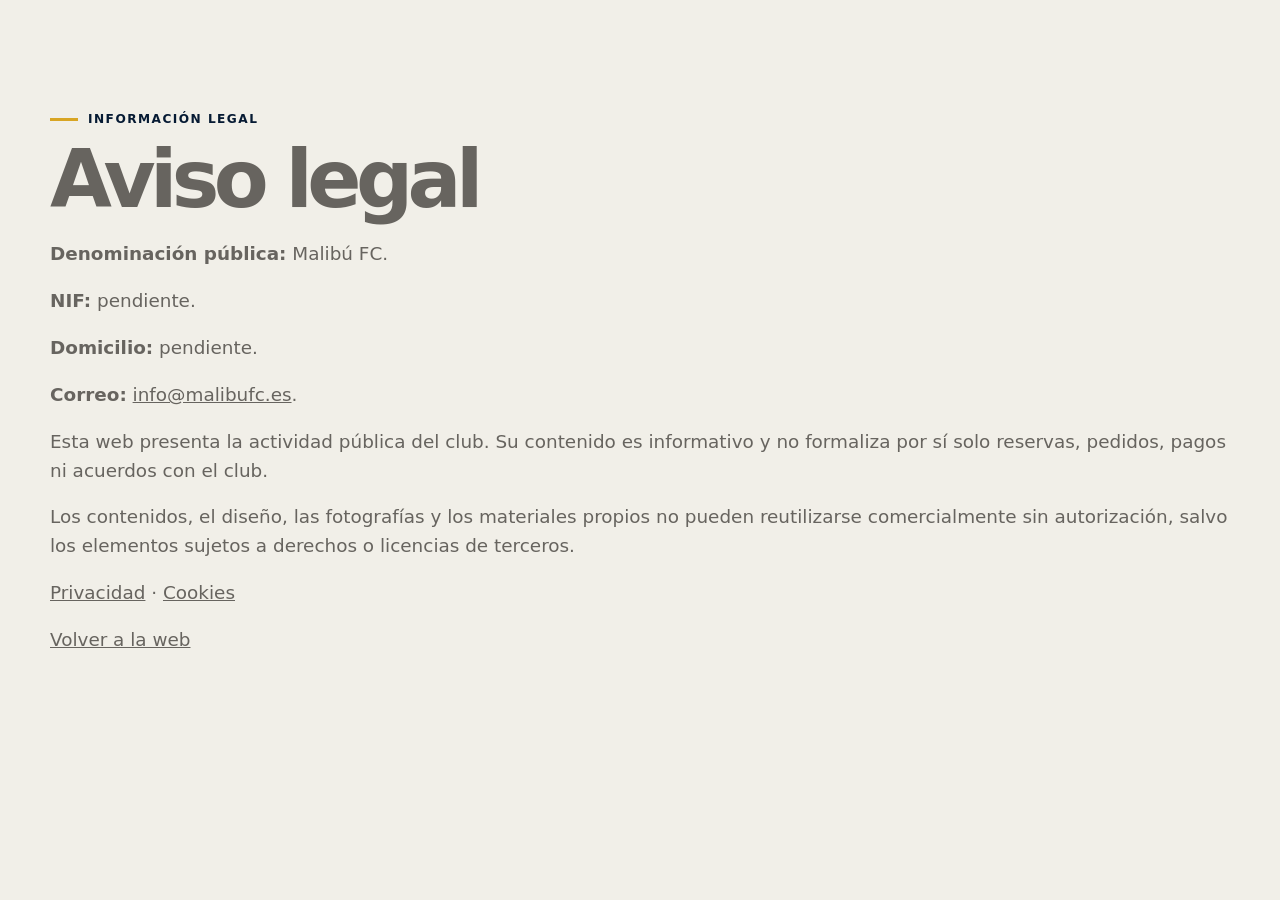
<file: aviso-legal.html>
<!doctype html><html lang="es"><head><meta charset="utf-8"><meta name="viewport" content="width=device-width,initial-scale=1"><title>Aviso legal | Malibú FC</title><meta name="description" content="Identificación y condiciones de uso de la web de Malibú FC."><link rel="stylesheet" href="css/styles.css"></head><body><main class="section"><div class="container body-copy"><p class="eyebrow">Información legal</p><h1 style="font-size:clamp(2.5rem,7vw,5rem)">Aviso legal</h1><p><strong>Denominación pública:</strong> Malibú FC.</p><p><strong>NIF:</strong> pendiente.</p><p><strong>Domicilio:</strong> pendiente.</p><p><strong>Correo:</strong> <a href="mailto:info@malibufc.es">info@malibufc.es</a>.</p><p>Esta web presenta la actividad pública del club. Su contenido es informativo y no formaliza por sí solo reservas, pedidos, pagos ni acuerdos con el club.</p><p>Los contenidos, el diseño, las fotografías y los materiales propios no pueden reutilizarse comercialmente sin autorización, salvo los elementos sujetos a derechos o licencias de terceros.</p><p><a href="privacidad.html">Privacidad</a> · <a href="cookies.html">Cookies</a></p><p><a href="index.html">Volver a la web</a></p></div></main></body></html>
</file>
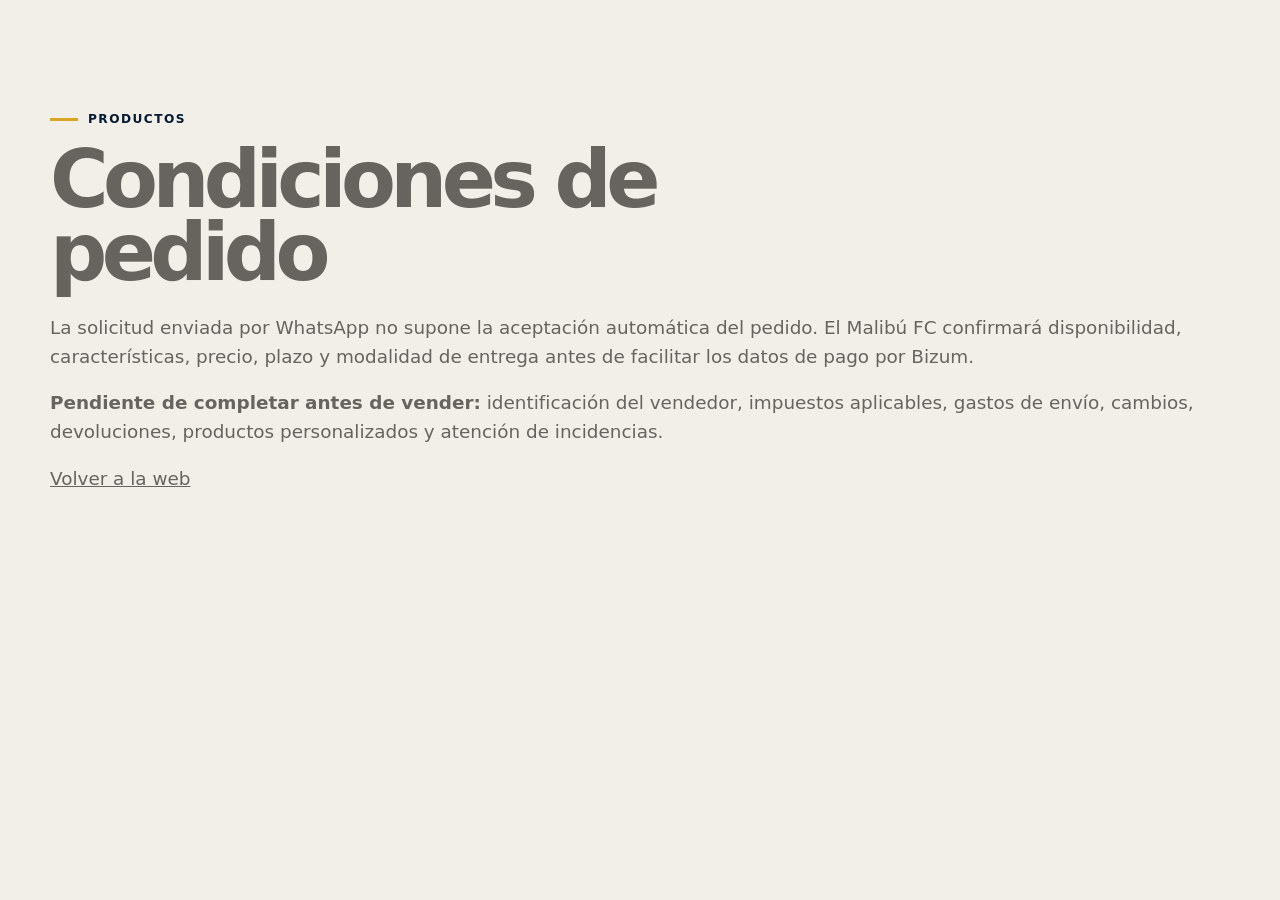
<file: condiciones-pedido.html>
<!doctype html><html lang="es"><head><meta charset="utf-8"><meta name="viewport" content="width=device-width,initial-scale=1"><title>Condiciones de pedido | Malibú FC</title><link rel="stylesheet" href="css/styles.css"></head><body><main class="section"><div class="container body-copy"><p class="eyebrow">Productos</p><h1 style="font-size:clamp(2.5rem,7vw,5rem)">Condiciones de pedido</h1><p>La solicitud enviada por WhatsApp no supone la aceptación automática del pedido. El Malibú FC confirmará disponibilidad, características, precio, plazo y modalidad de entrega antes de facilitar los datos de pago por Bizum.</p><p><strong>Pendiente de completar antes de vender:</strong> identificación del vendedor, impuestos aplicables, gastos de envío, cambios, devoluciones, productos personalizados y atención de incidencias.</p><p><a href="index.html">Volver a la web</a></p></div></main></body></html>
</file>
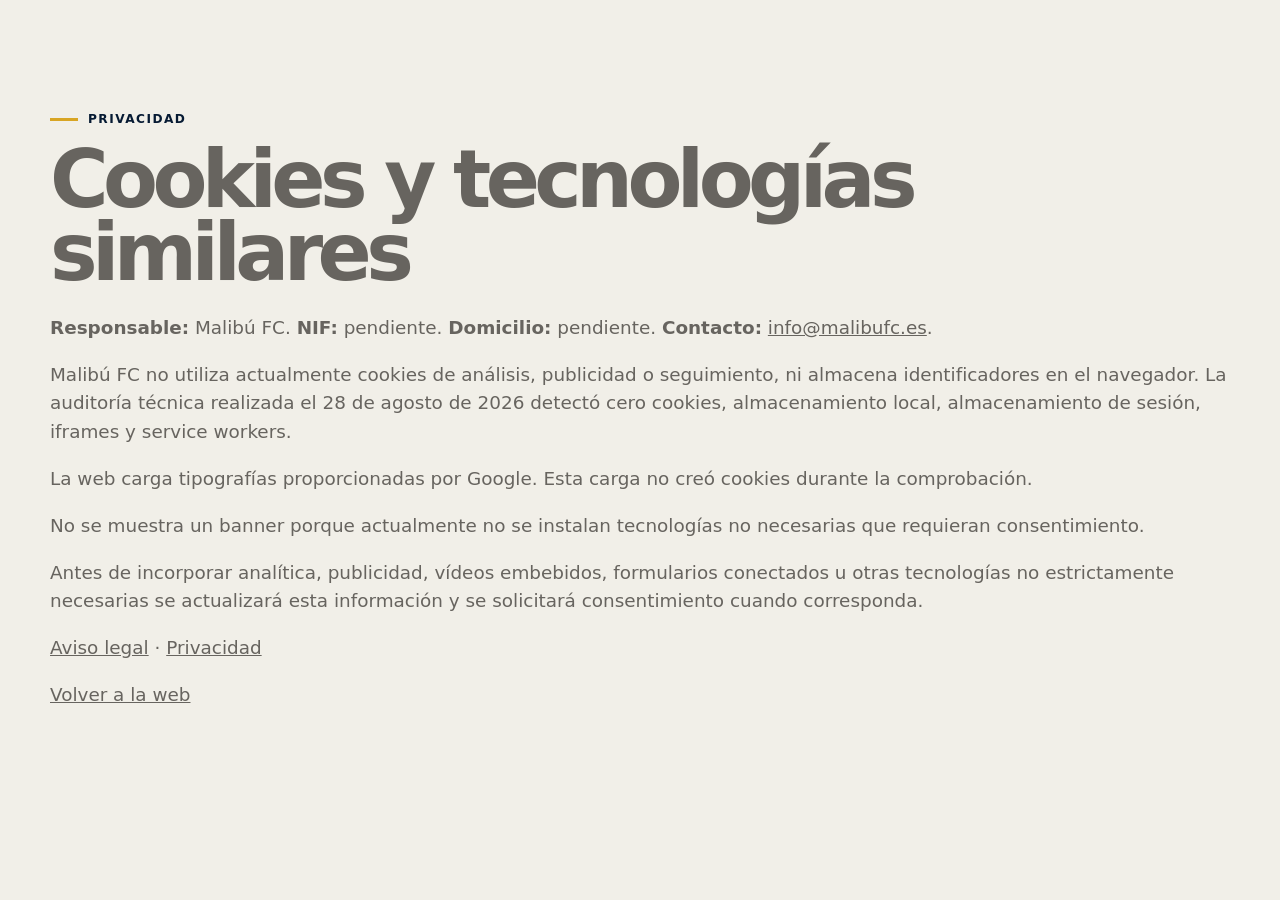
<file: cookies.html>
<!doctype html><html lang="es"><head><meta charset="utf-8"><meta name="viewport" content="width=device-width,initial-scale=1"><title>Cookies | Malibú FC</title><meta name="description" content="Información sobre cookies y tecnologías similares en la web de Malibú FC."><link rel="stylesheet" href="css/styles.css"></head><body><main class="section"><div class="container body-copy"><p class="eyebrow">Privacidad</p><h1 style="font-size:clamp(2.5rem,7vw,5rem)">Cookies y tecnologías similares</h1><p><strong>Responsable:</strong> Malibú FC. <strong>NIF:</strong> pendiente. <strong>Domicilio:</strong> pendiente. <strong>Contacto:</strong> <a href="mailto:info@malibufc.es">info@malibufc.es</a>.</p><p>Malibú FC no utiliza actualmente cookies de análisis, publicidad o seguimiento, ni almacena identificadores en el navegador. La auditoría técnica realizada el 28 de agosto de 2026 detectó cero cookies, almacenamiento local, almacenamiento de sesión, iframes y service workers.</p><p>La web carga tipografías proporcionadas por Google. Esta carga no creó cookies durante la comprobación.</p><p>No se muestra un banner porque actualmente no se instalan tecnologías no necesarias que requieran consentimiento.</p><p>Antes de incorporar analítica, publicidad, vídeos embebidos, formularios conectados u otras tecnologías no estrictamente necesarias se actualizará esta información y se solicitará consentimiento cuando corresponda.</p><p><a href="aviso-legal.html">Aviso legal</a> · <a href="privacidad.html">Privacidad</a></p><p><a href="index.html">Volver a la web</a></p></div></main></body></html>
</file>
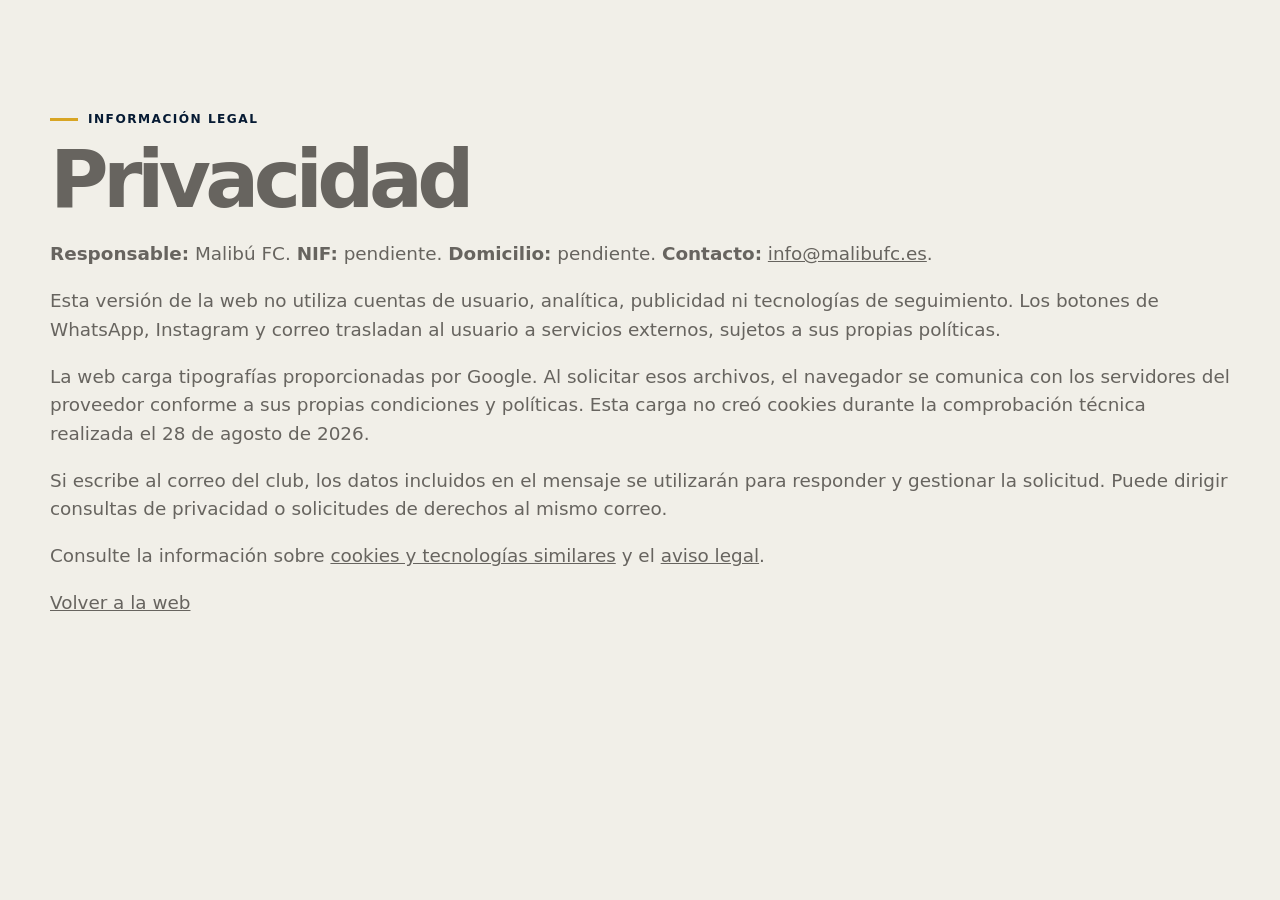
<file: privacidad.html>
<!doctype html><html lang="es"><head><meta charset="utf-8"><meta name="viewport" content="width=device-width,initial-scale=1"><title>Privacidad | Malibú FC</title><meta name="description" content="Información de privacidad de Malibú FC."><link rel="stylesheet" href="css/styles.css"></head><body><main class="section"><div class="container body-copy"><p class="eyebrow">Información legal</p><h1 style="font-size:clamp(2.5rem,7vw,5rem)">Privacidad</h1><p><strong>Responsable:</strong> Malibú FC. <strong>NIF:</strong> pendiente. <strong>Domicilio:</strong> pendiente. <strong>Contacto:</strong> <a href="mailto:info@malibufc.es">info@malibufc.es</a>.</p><p>Esta versión de la web no utiliza cuentas de usuario, analítica, publicidad ni tecnologías de seguimiento. Los botones de WhatsApp, Instagram y correo trasladan al usuario a servicios externos, sujetos a sus propias políticas.</p><p>La web carga tipografías proporcionadas por Google. Al solicitar esos archivos, el navegador se comunica con los servidores del proveedor conforme a sus propias condiciones y políticas. Esta carga no creó cookies durante la comprobación técnica realizada el 28 de agosto de 2026.</p><p>Si escribe al correo del club, los datos incluidos en el mensaje se utilizarán para responder y gestionar la solicitud. Puede dirigir consultas de privacidad o solicitudes de derechos al mismo correo.</p><p>Consulte la información sobre <a href="cookies.html">cookies y tecnologías similares</a> y el <a href="aviso-legal.html">aviso legal</a>.</p><p><a href="index.html">Volver a la web</a></p></div></main></body></html>
</file>
<file: css/styles.css>
:root {
  --bg: #f4f2ed;
  --surface: #ffffff;
  --ink: #111111;
  --muted: #67645f;
  --dark: #031426;
  --navy: #061a33;
  --gold-light: #f5e8c3;
  --gold: #d8a524;
  --line: rgba(17, 17, 17, 0.14);
  --radius: 22px;
  --shadow: 0 24px 60px rgba(0, 0, 0, 0.10);
  --container: 1180px;
}

* { box-sizing: border-box; }
html { scroll-behavior: smooth; }
body {
  margin: 0;
  background: var(--bg);
  color: var(--ink);
  font-family: Inter, ui-sans-serif, system-ui, -apple-system, BlinkMacSystemFont, "Segoe UI", sans-serif;
  line-height: 1.55;
}
img { max-width: 100%; display: block; }
a { color: inherit; }
button, input, textarea, select { font: inherit; }

.skip-link {
  position: absolute;
  left: -9999px;
  top: 0;
  z-index: 999;
  background: white;
  padding: 12px 18px;
}
.skip-link:focus { left: 12px; top: 12px; }
.container { width: min(calc(100% - 40px), var(--container)); margin-inline: auto; }

.site-header {
  position: sticky;
  top: 0;
  z-index: 100;
  background: rgba(244, 242, 237, 0.88);
  backdrop-filter: blur(14px);
  border-bottom: 1px solid var(--line);
}
.nav-wrap { min-height: 76px; display: flex; align-items: center; justify-content: space-between; gap: 24px; }
.brand { display: inline-flex; align-items: center; gap: 12px; text-decoration: none; font-weight: 850; letter-spacing: -0.03em; }
.brand img { object-fit: contain; }
.main-nav { display: flex; align-items: center; gap: 28px; }
.main-nav a { text-decoration: none; font-weight: 700; font-size: 0.94rem; }
.main-nav a:hover { color: var(--navy); }
.menu-button { display: none; border: 1px solid var(--line); border-radius: 999px; background: transparent; padding: 9px 14px; font-weight: 750; }

.hero {
  min-height: 690px;
  display: grid;
  align-items: center;
  overflow: hidden;
  background:
    radial-gradient(circle at 80% 10%, rgba(214, 174, 85, .38), transparent 28%),
    radial-gradient(circle at 15% 85%, rgba(6, 26, 51, .22), transparent 30%),
    var(--bg);
}
.hero-grid { display: grid; grid-template-columns: 1.25fr .75fr; align-items: center; gap: 70px; padding-block: 90px; }
.eyebrow { margin: 0 0 14px; color: var(--navy); font-weight: 850; text-transform: uppercase; letter-spacing: .12em; font-size: .76rem; }
h1, h2, h3, p { margin-top: 0; }
h1 { margin-bottom: 24px; font-size: clamp(3rem, 7vw, 6.5rem); line-height: .92; letter-spacing: -.07em; max-width: 900px; }
h1 span { color: var(--navy); }
h2 { margin-bottom: 24px; font-size: clamp(2.15rem, 4.8vw, 4.4rem); line-height: 1; letter-spacing: -.055em; }
h3 { font-size: 1.45rem; line-height: 1.15; letter-spacing: -.03em; }
.lead { max-width: 650px; font-size: 1.2rem; color: var(--muted); }
.hero-actions, .contact-actions { display: flex; flex-wrap: wrap; gap: 12px; margin-top: 32px; }
.button { display: inline-flex; align-items: center; justify-content: center; min-height: 50px; padding: 0 20px; border-radius: 999px; text-decoration: none; font-weight: 850; border: 1px solid transparent; transition: transform .2s ease, background .2s ease; }
.button:hover { transform: translateY(-2px); }
.button-primary { background: var(--navy); color: white; }
.button-secondary { border-color: var(--ink); }
.button-light { background: white; color: var(--ink); }
.button-outline-light { color: white; border-color: rgba(255,255,255,.55); }
.button-disabled { opacity: .48; pointer-events: none; }
.hero-card { justify-self: end; width: min(100%, 410px); padding: 38px; text-align: center; background: var(--navy); color: white; border-radius: 42px; box-shadow: var(--shadow); transform: rotate(2deg); }
.hero-card img { width: min(100%, 300px); margin: 0 auto 22px; object-fit: contain; }
.hero-card p { margin-bottom: 2px; font-size: 1.7rem; font-weight: 900; letter-spacing: -.04em; }
.hero-card span { color: var(--gold); font-weight: 750; }

.section { padding-block: 110px; }
.section-dark { background: var(--dark); color: white; }
.section-dark .eyebrow { color: var(--gold); }
.section-dark p { color: rgba(255,255,255,.72); }
.section-accent { background: var(--gold-light); }
.split { display: grid; grid-template-columns: .9fr 1.1fr; gap: 80px; }
.body-copy { font-size: 1.15rem; color: var(--muted); }
.section-heading { display: grid; grid-template-columns: 1fr .75fr; align-items: end; gap: 60px; margin-bottom: 38px; }
.section-heading p { color: var(--muted); }
.card-grid { display: grid; gap: 20px; margin-top: 40px; }
.two-cols { grid-template-columns: repeat(2, 1fr); }
.info-card { position: relative; min-height: 270px; padding: 34px; border: 1px solid rgba(255,255,255,.16); border-radius: var(--radius); overflow: hidden; }
.info-card p { max-width: 480px; }
.card-number { display: block; margin-bottom: 50px; color: var(--gold); font-size: 2.4rem; font-weight: 900; }

.gallery-grid { display: grid; grid-template-columns: 1.35fr .65fr; grid-template-rows: repeat(2, minmax(0, 1fr)); gap: 20px; margin-top: 40px; }
.gallery-card { position: relative; min-height: 0; margin: 0; overflow: hidden; border-radius: var(--radius); background: var(--navy); }
.gallery-card img { width: 100%; height: 100%; object-fit: cover; transition: transform .35s ease; }
.gallery-card:hover img { transform: scale(1.015); }
.gallery-feature { grid-row: 1 / span 2; min-height: 620px; }
.gallery-card figcaption { position: absolute; inset: auto 0 0; padding: 44px 24px 20px; background: linear-gradient(transparent, rgba(3, 20, 38, .9)); color: white; font-weight: 800; }

.product-grid { display: grid; grid-template-columns: repeat(auto-fit, minmax(min(100%, 300px), 440px)); gap: 22px; }
.product-card { display: flex; flex-direction: column; background: var(--surface); border-radius: var(--radius); overflow: hidden; box-shadow: 0 12px 40px rgba(0,0,0,.06); }
.product-image { aspect-ratio: 3 / 4; background: #ebe8df; object-fit: cover; width: 100%; }
.product-content { display: flex; flex-direction: column; flex: 1; padding: 24px; }
.product-meta { display: flex; justify-content: space-between; gap: 16px; align-items: baseline; }
.product-price { white-space: nowrap; color: var(--navy); font-weight: 900; }
.product-description { color: var(--muted); }
.product-detail { font-size: .88rem; font-weight: 700; }
.product-content .button { margin-top: auto; }

.steps { list-style: none; display: grid; grid-template-columns: repeat(4, 1fr); gap: 16px; padding: 0; margin: 44px 0 0; }
.steps li { padding: 26px; background: rgba(255,255,255,.58); border-radius: var(--radius); }
.steps li > span { display: grid; place-items: center; width: 42px; height: 42px; margin-bottom: 32px; background: var(--navy); color: white; border-radius: 50%; font-weight: 900; }
.steps p { margin: 6px 0 0; color: #4f5663; }
.partner-group { margin-top: 44px; }
.partner-group + .partner-group { margin-top: 34px; }
.partner-group h3 { margin-bottom: 18px; }
.partner-grid { display: grid; grid-template-columns: repeat(2, minmax(0, 1fr)); gap: 20px; }
.partner-card { min-height: 190px; display: flex; align-items: center; gap: 34px; padding: 24px 28px; border: 1px solid var(--line); background: var(--surface); border-radius: var(--radius); text-decoration: none; transition: transform .2s ease, border-color .2s ease, box-shadow .2s ease; }
.partner-card:hover { transform: translateY(-3px); border-color: var(--gold); box-shadow: 0 16px 38px rgba(3, 20, 38, .08); }
.partner-name { font-size: 1.35rem; font-weight: 900; letter-spacing: -.03em; }
.partner-logo { flex: 0 0 190px; width: 190px; height: 130px; object-fit: contain; object-position: center; background: #fff; border-radius: 6px; padding: 10px; }
.partner-info { display: grid; gap: 18px; align-content: center; }
.partner-action { color: var(--muted); font-size: .9rem; font-weight: 750; }
.social-heading { margin-bottom: 38px; }
.social-grid { display: grid; grid-template-columns: repeat(2, minmax(0, 1fr)); gap: 20px; }
.social-card { min-height: 190px; display: flex; flex-direction: column; justify-content: space-between; padding: 30px; border-radius: var(--radius); background: var(--navy); color: white; text-decoration: none; transition: transform .2s ease; }
.social-card:hover { transform: translateY(-3px); }
.social-card strong { font-size: 1.7rem; }
.social-card span { color: var(--gold); font-weight: 800; }
.social-card-disabled { background: rgba(6, 26, 51, .16); color: var(--navy); cursor: not-allowed; }
.social-card-disabled span { color: var(--muted); }
.contact-grid { display: grid; grid-template-columns: 1fr 1fr; align-items: center; gap: 70px; }
.contact-actions { justify-content: flex-end; margin-top: 0; }
.contact-form { display: grid; gap: 10px; max-width: 560px; padding: 26px; background: rgba(255,255,255,.08); border: 1px solid rgba(255,255,255,.18); border-radius: 14px; }
.contact-form label { color: rgba(255,255,255,.8); font-size: .78rem; font-weight: 800; text-transform: uppercase; letter-spacing: .08em; }
.contact-form input, .contact-form textarea { width: 100%; padding: 12px 14px; color: var(--dark); background: #fff; border: 1px solid transparent; border-radius: 7px; font: inherit; }
.contact-form textarea { resize: vertical; }
.contact-form input:focus, .contact-form textarea:focus { outline: 3px solid rgba(216,165,36,.55); }
.form-note { margin: 0; color: rgba(255,255,255,.66); font-size: .78rem; }
.site-footer { padding-block: 28px; border-top: 1px solid var(--line); font-size: .86rem; }
.footer-grid { display: grid; grid-template-columns: auto 1fr auto; align-items: center; gap: 30px; }
.footer-grid p { margin: 0; text-align: center; color: var(--muted); }
.footer-grid nav { display: flex; gap: 16px; }
.footer-grid nav a { color: var(--muted); }

@media (max-width: 900px) {
  .partner-card { gap: 22px; padding: 20px; }
  .partner-logo { flex-basis: 145px; width: 145px; height: 105px; }
  .menu-button { display: inline-flex; }
  .main-nav { display: none; position: absolute; top: 76px; left: 20px; right: 20px; flex-direction: column; align-items: stretch; padding: 20px; background: var(--surface); border: 1px solid var(--line); border-radius: 18px; box-shadow: var(--shadow); }
  .main-nav.is-open { display: flex; }
  .hero-grid, .split, .section-heading, .contact-grid { grid-template-columns: 1fr; }
  .hero-card { justify-self: center; }
  .gallery-grid { grid-template-columns: 1fr 1fr; grid-template-rows: auto auto; }
  .gallery-feature { grid-column: 1 / -1; grid-row: auto; min-height: 0; aspect-ratio: 4 / 3; }
  .gallery-card:not(.gallery-feature) { aspect-ratio: 3 / 4; }
  .product-grid { grid-template-columns: repeat(2, 1fr); }
  .steps { grid-template-columns: repeat(2, 1fr); }
  .contact-actions { justify-content: flex-start; }
  .footer-grid { grid-template-columns: 1fr; justify-items: center; }
}

@media (max-width: 600px) {
  .partner-card { align-items: flex-start; flex-direction: column; gap: 16px; }
  .partner-logo { flex-basis: auto; width: 100%; height: 120px; }
  .container { width: min(calc(100% - 28px), var(--container)); }
  .hero { min-height: auto; }
  .hero-grid { padding-block: 64px; gap: 42px; }
  .section { padding-block: 78px; }
  .two-cols, .product-grid, .steps, .partner-grid, .social-grid, .gallery-grid { grid-template-columns: 1fr; }
  .gallery-feature { grid-column: auto; }
  .hero-card { padding: 26px; border-radius: 30px; }
  .product-meta { display: block; }
  .footer-grid nav { flex-wrap: wrap; justify-content: center; }
}


/* Identidad futbolística de Tenerife */
:root {
  --pitch: #15462e;
  --pitch-dark: #0b2d1e;
  --cream: #f3e8c6;
}

body { background: #f1efe8; }
section[id] { scroll-margin-top: 92px; }
.site-header { background: rgba(3, 20, 38, .96); border-bottom-color: rgba(216, 165, 36, .45); }
.site-header .brand, .main-nav a { color: white; }
.main-nav { gap: 22px; }
.main-nav a { position: relative; font-size: .88rem; text-transform: uppercase; letter-spacing: .035em; }
.main-nav a::after { content: ""; position: absolute; left: 0; right: 100%; bottom: -7px; height: 2px; background: var(--gold); transition: right .2s ease; }
.main-nav a:hover { color: var(--gold-light); }
.main-nav a:hover::after { right: 0; }
.menu-button { color: white; border-color: rgba(255,255,255,.45); }

.hero { position: relative; min-height: 760px; color: white; background-image: linear-gradient(90deg, rgba(3,20,38,.97) 0%, rgba(3,20,38,.82) 44%, rgba(3,20,38,.34) 72%, rgba(3,20,38,.62) 100%), url("../assets/images/equipo/equipo-malibu-fc.webp"); background-size: cover; background-position: center 44%; }
.hero::after { content: ""; position: absolute; inset: auto 0 0; height: 8px; background: linear-gradient(90deg, var(--gold) 0 38%, var(--cream) 38% 62%, var(--gold) 62%); }
.hero-grid { position: relative; z-index: 2; }
.hero-pitch { position: absolute; z-index: 1; width: 440px; height: 440px; right: -150px; top: 50%; transform: translateY(-50%); border: 2px solid rgba(255,255,255,.16); border-radius: 50%; }
.hero-pitch::before { content: ""; position: absolute; width: 2px; height: 760px; left: 50%; top: 50%; transform: translate(-50%,-50%); background: rgba(255,255,255,.12); }
.hero-interaction { position: absolute; inset: 0; z-index: 1; overflow: hidden; pointer-events: none; opacity: 0; transition: opacity .35s ease; --trail-x: 50%; --trail-y: 50%; }
.hero-interaction.is-active { opacity: 1; }
.hero-interaction::after { content: ""; position: absolute; width: 260px; height: 150px; left: var(--trail-x); top: var(--trail-y); transform: translate(-50%, -50%); border-radius: 50%; background: radial-gradient(ellipse, rgba(122, 190, 75, .22), rgba(122, 190, 75, .08) 38%, transparent 72%); filter: blur(10px); transition: left .18s ease-out, top .18s ease-out; }
.hero-ball { position: absolute; left: 0; top: 0; display: grid; width: 44px; height: 44px; place-items: center; font-size: 2.1rem; line-height: 1; filter: drop-shadow(0 9px 8px rgba(0,0,0,.42)); will-change: transform; transform-origin: center; }
.hero-ripple { position: absolute; width: 18px; height: 18px; margin: -9px 0 0 -9px; border: 2px solid rgba(201, 232, 129, .78); border-radius: 50%; box-shadow: 0 0 0 1px rgba(3,20,38,.22), 0 0 18px rgba(110, 184, 69, .55); animation: grass-ripple .8s ease-out forwards; }
@keyframes grass-ripple { 0% { opacity: .82; transform: scale(.45) rotate(-8deg); } 65% { opacity: .38; } 100% { opacity: 0; transform: scale(8.5) rotate(12deg); } }
.hero .eyebrow { color: var(--gold); }
.hero h1 { max-width: 760px; font-weight: 950; text-transform: uppercase; letter-spacing: -.065em; text-shadow: 0 4px 24px rgba(0,0,0,.28); }
.hero h1 span { color: var(--cream); }
.hero .lead { color: rgba(255,255,255,.86); font-size: 1.22rem; }
.hero .button-primary { background: var(--gold); color: var(--dark); }
.hero .button-secondary { border-color: rgba(255,255,255,.72); color: white; background: rgba(3,20,38,.28); }
.hero-card { position: relative; width: min(100%, 370px); padding: 34px; background: rgba(3,20,38,.84); border: 1px solid rgba(216,165,36,.7); border-radius: 18px; box-shadow: 0 30px 80px rgba(0,0,0,.32); transform: none; backdrop-filter: blur(8px); }
.hero-card::before, .hero-card::after { content: ""; position: absolute; width: 38px; height: 38px; border-color: var(--gold); }
.hero-card::before { left: 12px; top: 12px; border-left: 2px solid; border-top: 2px solid; }
.hero-card::after { right: 12px; bottom: 12px; border-right: 2px solid; border-bottom: 2px solid; }
.hero-card-kicker { display: block; margin-bottom: 16px; color: rgba(255,255,255,.68) !important; text-transform: uppercase; letter-spacing: .14em; font-size: .72rem; }
.hero-card img { width: min(100%, 250px); }

.eyebrow { display: flex; align-items: center; gap: 10px; }
.eyebrow::before { content: ""; width: 28px; height: 3px; flex: 0 0 auto; background: var(--gold); }
h2 { font-weight: 950; text-transform: uppercase; letter-spacing: -.045em; }
.club-section { position: relative; overflow: hidden; }
.club-section::after { content: "MFC"; position: absolute; right: -28px; bottom: -82px; color: rgba(6,26,51,.045); font-size: clamp(9rem, 24vw, 24rem); line-height: .8; font-weight: 950; letter-spacing: -.1em; pointer-events: none; }
.club-section .container { position: relative; z-index: 1; }
.identity-tags { display: flex; flex-wrap: wrap; gap: 10px; margin-top: 30px; }
.identity-tags span { padding: 9px 15px; border: 1px solid var(--navy); color: var(--navy); font-size: .78rem; font-weight: 900; text-transform: uppercase; letter-spacing: .08em; }

.history-section { padding-top: 0; }
.history-panel { position: relative; display: grid; grid-template-columns: 1.2fr .8fr; align-items: center; min-height: 470px; padding: 62px; overflow: hidden; background: var(--navy); color: white; border-radius: 18px; }
.history-panel::before { content: ""; position: absolute; inset: 22px; border: 1px solid rgba(255,255,255,.13); pointer-events: none; }
.history-copy { position: relative; z-index: 2; max-width: 680px; }
.history-copy .eyebrow { color: var(--gold); }
.history-copy p { color: rgba(255,255,255,.72); font-size: 1.08rem; }
.status-pill { display: inline-flex; margin-top: 16px; padding: 9px 14px; background: var(--gold); color: var(--dark); font-size: .75rem; font-weight: 950; text-transform: uppercase; letter-spacing: .1em; }
.history-mark { position: relative; justify-self: center; display: grid; place-items: center; width: 240px; aspect-ratio: 1; border: 2px solid rgba(255,255,255,.3); border-radius: 50%; }
.history-mark::before { content: ""; position: absolute; top: -130px; bottom: -130px; left: 50%; width: 2px; background: rgba(255,255,255,.16); }
.history-mark span { position: relative; z-index: 1; color: var(--gold); font-size: 4.4rem; font-weight: 950; letter-spacing: -.08em; }

.section-dark { background: linear-gradient(135deg, rgba(21,70,46,.24), transparent 45%), var(--dark); }
.gallery-card { border: 1px solid rgba(216,165,36,.28); border-radius: 12px; }
.product-card, .steps li, .partner-card, .social-card { border-radius: 12px; }
.product-card { border-top: 5px solid var(--gold); }
.steps li { position: relative; border: 1px solid rgba(6,26,51,.1); }
.steps li > span { border-radius: 4px; background: var(--pitch); }
.partner-card { border-left: 5px solid var(--gold); }

.competition-section { position: relative; overflow: hidden; background: var(--pitch); color: white; }
.competition-section::before { content: ""; position: absolute; width: 460px; height: 460px; left: -230px; top: 50%; transform: translateY(-50%); border: 2px solid rgba(255,255,255,.14); border-radius: 50%; }
.competition-section::after { content: ""; position: absolute; left: 50%; top: 0; bottom: 0; width: 1px; background: rgba(255,255,255,.1); }
.competition-grid { position: relative; z-index: 1; display: grid; grid-template-columns: .9fr 1.1fr; gap: 80px; align-items: center; }
.competition-section .eyebrow { color: var(--gold-light); }
.competition-section p { color: rgba(255,255,255,.76); font-size: 1.08rem; }
.competition-links { display: grid; gap: 12px; }
.competition-link { display: flex; align-items: center; justify-content: space-between; gap: 20px; min-height: 72px; padding: 0 22px; background: rgba(3,20,38,.58); border: 1px solid rgba(255,255,255,.18); color: white; text-decoration: none; font-weight: 900; transition: transform .2s ease, border-color .2s ease; }
.competition-link:hover { transform: translateX(4px); border-color: var(--gold); }
.competition-link strong { color: var(--gold); font-size: .82rem; text-transform: uppercase; letter-spacing: .06em; }
.social-card { border-bottom: 5px solid var(--gold); }
.site-footer { background: var(--dark); color: white; border-top-color: var(--gold); }
.site-footer .footer-grid p, .site-footer .footer-grid nav a { color: rgba(255,255,255,.68); }

@media (max-width: 1100px) {
  .menu-button { display: inline-flex; }
  .main-nav { display: none; position: absolute; top: 76px; left: 20px; right: 20px; flex-direction: column; align-items: stretch; padding: 20px; background: var(--navy); border: 1px solid rgba(216,165,36,.45); border-radius: 12px; box-shadow: var(--shadow); }
  .main-nav.is-open { display: flex; }
}

@media (max-width: 900px) {
  .history-panel, .competition-grid { grid-template-columns: 1fr; }
  .history-mark { position: absolute; right: -70px; bottom: -70px; opacity: .3; }
  .competition-section::after { display: none; }
}

@media (max-width: 600px) {
  .hero { min-height: 730px; background-position: 60% center; background-image: linear-gradient(180deg, rgba(3,20,38,.95) 0%, rgba(3,20,38,.76) 58%, rgba(3,20,38,.96) 100%), url("../assets/images/equipo/equipo-malibu-fc.webp"); }
  .hero-grid { padding-block: 56px 74px; }
  .hero h1 { font-size: clamp(3.1rem, 16vw, 4.4rem); }
  .hero-card { width: min(82%, 290px); padding: 22px; }
  .hero-card img { width: 160px; margin-bottom: 10px; }
  .hero-card p { font-size: 1.35rem; }
  .history-panel { min-height: 440px; padding: 44px 28px; }
  .history-panel::before { inset: 12px; }
  .competition-grid { gap: 36px; }
  .competition-link { min-height: 66px; }
}


/* Plantilla y calendario público */
.main-nav { gap: 15px; }
.main-nav a { font-size: .79rem; }
.squad-section { position: relative; overflow: hidden; background: #e9e5da; }
.squad-section::before { content: ""; position: absolute; inset: 0; background: linear-gradient(90deg, transparent 49.9%, rgba(6,26,51,.06) 50%, transparent 50.1%); pointer-events: none; }
.squad-section .container { position: relative; z-index: 1; }
.squad-pending { display: flex; align-items: center; justify-content: space-between; gap: 24px; margin-bottom: 24px; padding: 28px; background: var(--navy); color: white; border-left: 6px solid var(--gold); }
.squad-pending h3 { margin-bottom: 6px; font-size: 1.55rem; }
.squad-pending p { margin: 0; color: rgba(255,255,255,.7); }
.squad-pending > span { flex: 0 0 auto; padding: 8px 12px; color: var(--dark); background: var(--gold); font-size: .72rem; font-weight: 950; text-transform: uppercase; letter-spacing: .08em; }
.squad-placeholder-grid, .squad-grid { display: grid; grid-template-columns: repeat(4, minmax(0, 1fr)); gap: 14px; }
.squad-line-card { position: relative; display: flex; min-height: 220px; flex-direction: column; justify-content: flex-end; padding: 22px; overflow: hidden; background: linear-gradient(150deg, #0d2948, var(--navy)); color: white; border-bottom: 5px solid var(--gold); }
.squad-line-card::before { content: "MFC"; position: absolute; right: -8px; top: 18px; color: rgba(255,255,255,.06); font-size: 5.5rem; font-weight: 950; letter-spacing: -.12em; }
.squad-line-card span { position: absolute; left: 20px; top: 14px; color: var(--gold); font-size: 3.4rem; font-weight: 950; }
.squad-line-card strong { position: relative; font-size: 1.15rem; text-transform: uppercase; }
.squad-line-card small { position: relative; margin-top: 5px; color: rgba(255,255,255,.58); }
.squad-group + .squad-group { margin-top: 44px; }
.squad-group h3 { margin-bottom: 16px; text-transform: uppercase; }
.player-card { overflow: hidden; background: var(--navy); color: white; border-bottom: 5px solid var(--gold); }
.player-card img { width: 100%; aspect-ratio: 4 / 5; object-fit: cover; background: #0d2948; }
.player-card > div { display: grid; grid-template-columns: auto 1fr; gap: 4px 14px; padding: 18px; }
.player-card > div span { grid-row: 1 / span 2; color: var(--gold); font-size: 2.3rem; font-weight: 950; }
.player-card > div strong, .player-card > div small { display: block; }
.player-card > div small { color: rgba(255,255,255,.6); }
.squad-name-list { display: grid; grid-template-columns: repeat(3, minmax(0, 1fr)); gap: 12px; margin: 0; padding: 0; list-style: none; }
.squad-name-list li { padding: 16px 18px; background: var(--navy); color: white; border-left: 4px solid var(--gold); font-weight: 800; }

.calendar-section { background: var(--cream); }
.calendar-grid { display: grid; gap: 20px; }
.match-card { position: relative; overflow: hidden; background: var(--surface); border: 1px solid rgba(6,26,51,.15); border-top: 6px solid var(--navy); box-shadow: 0 18px 50px rgba(3,20,38,.08); }
.demo-label { display: block; padding: 9px 20px; color: #664910; background: #fff0c7; font-size: .72rem; font-weight: 900; text-align: center; text-transform: uppercase; letter-spacing: .08em; }
.match-meta { display: flex; align-items: center; justify-content: space-between; gap: 20px; padding: 18px 24px; border-bottom: 1px solid var(--line); }
.match-meta strong { color: var(--navy); }
.match-meta span { color: var(--muted); font-size: .82rem; font-weight: 800; text-transform: uppercase; letter-spacing: .05em; }
.match-teams { display: grid; grid-template-columns: 1fr auto 1fr; align-items: center; gap: 30px; padding: 42px 24px; }
.match-teams > div { display: flex; align-items: center; justify-content: center; gap: 16px; min-width: 0; text-align: center; }
.match-teams > div img { width: 64px; height: 70px; object-fit: contain; }
.match-teams > div strong { font-size: clamp(1.2rem, 3vw, 2rem); line-height: 1.05; }
.match-versus { color: var(--gold); font-weight: 950; }
.match-result { color: var(--navy); font-size: 1.5rem; }
.match-footer { display: flex; align-items: center; justify-content: space-between; gap: 20px; padding: 18px 24px; color: var(--muted); background: #f5f4ef; }
.match-report-link { display: block; margin: 0 24px 20px; color: var(--navy); font-weight: 900; text-decoration-thickness: 2px; text-underline-offset: 5px; }
.matchday-report-link { display: inline-block; margin-top: 8px; color: var(--gold); font-weight: 900; text-decoration: none; }
.matchday-fixture-tag { display: inline-block; margin-bottom: 10px; color: var(--gold); font-size: .72rem; font-weight: 950; letter-spacing: .08em; text-transform: uppercase; }
.matchday-fixture[data-status="next"] .matchday-fixture-tag { color: var(--navy); }
.latest-news-section { background: #f5f4ef; }
.latest-news-grid { display: grid; grid-template-columns: repeat(3, minmax(0, 1fr)); gap: 18px; align-items: stretch; }
.latest-match-news { display: contents; }
.club-news-feature { grid-column: 1 / -1; display: grid; grid-template-columns: minmax(0, 280px) minmax(0, 1fr); gap: 32px; align-items: center; }
.club-news-feature img { display: block; width: 100%; height: auto; }
.news-article { max-width: 1100px; padding-block: 48px 72px; }
.news-article h1 { font: 900 clamp(2.5rem, 6vw, 5rem)/1 var(--display); text-transform: uppercase; margin-block: 18px; }
.news-intro { max-width: 820px; font-size: 1.2rem; line-height: 1.7; }
.news-layout { display: grid; grid-template-columns: minmax(0, 1fr) minmax(0, 1fr); gap: 40px; margin-top: 32px; align-items: start; }
.news-layout > * { min-width: 0; }
.news-layout figure { margin: 0; }
.news-layout figure img { width: 100%; height: auto; display: block; }
.news-layout figcaption { font-size: .8rem; color: var(--muted); margin-top: 12px; }
.news-copy p, .news-players p { line-height: 1.7; }
.news-layout h2 { font-size: clamp(1.8rem, 4vw, 2.6rem); overflow-wrap: anywhere; }
.news-players { list-style: none; padding: 0; }
.news-players li { border-top: 2px solid var(--gold); padding-top: 16px; margin-top: 24px; }
.news-players h3 { font: 800 1.65rem var(--display); margin: 6px 0; }
@media (max-width: 700px) { .club-news-feature, .news-layout { grid-template-columns: minmax(0, 1fr); } .club-news-feature > a { max-width: 280px; margin-inline: auto; } }
.latest-news-card { padding: 28px; background: white; border-top: 5px solid var(--gold); box-shadow: var(--shadow); }
.latest-news-card h3 { max-width: 600px; margin: 8px 0 14px; font-family: var(--display); font-size: clamp(1.7rem, 3vw, 2.7rem); line-height: .95; text-transform: uppercase; }
.latest-news-card p:not(.eyebrow) { color: var(--muted); line-height: 1.6; }
.latest-news-card .text-link { display: inline-block; margin-top: 12px; }
.stats-section { background: var(--cream); }
.season-stats { display: grid; gap: 24px; }
.season-stat-card { padding: clamp(24px, 4vw, 44px); background: white; border-top: 6px solid var(--navy); box-shadow: var(--shadow); }
.season-stat-heading { display: flex; align-items: center; justify-content: space-between; gap: 16px; }
.season-stat-heading h2 { margin: 0; font-family: var(--display); font-size: clamp(2.4rem, 6vw, 4.5rem); text-transform: uppercase; }
.season-stat-meta { margin: 4px 0 28px; color: var(--muted); font-weight: 800; }
.season-stat-source { display: inline-block; margin: -12px 0 24px; color: var(--navy); font-weight: 900; text-decoration: underline; text-underline-offset: 3px; }
.season-stat-sources { display: flex; flex-wrap: wrap; gap: 18px; margin: -12px 0 24px; }
.season-stat-sources .season-stat-source { margin: 0; }
.season-stat-team-link { color: var(--muted); }
.season-stat-metrics { display: grid; grid-template-columns: repeat(6, 1fr); gap: 10px; }
.season-stat-metrics > div { padding: 18px 12px; background: var(--navy); color: white; text-align: center; }
.season-stat-metrics strong { display: block; color: var(--gold); font: 900 2.4rem/1 var(--display); }
.season-stat-metrics span { display: block; margin-top: 8px; color: rgba(255,255,255,.7); font-size: .72rem; font-weight: 900; text-transform: uppercase; letter-spacing: .05em; }
.season-stat-leaders { margin-top: 28px; }
.season-stat-leaders h3 { margin-bottom: 12px; font-size: 1rem; text-transform: uppercase; }
.leader-row { display: flex; justify-content: space-between; gap: 12px; padding: 12px 0; border-bottom: 1px solid var(--line); }
.leader-row span { color: var(--muted); }
.season-stat-note { margin: 22px 0 0; color: var(--muted); font-size: .9rem; line-height: 1.55; }

.report-card { background: var(--navy); color: #fff; padding: clamp(28px, 5vw, 56px); position: relative; overflow: hidden; }
.report-card::after { content: attr(data-score); position: absolute; right: 3%; top: -18%; font: 900 clamp(8rem, 24vw, 20rem)/1 var(--display); color: rgba(255,255,255,.05); pointer-events: none; }
.report-list { display: grid; gap: 24px; }
.report-heading, .report-lead, .report-awards { position: relative; z-index: 1; }
.report-heading h2 { max-width: 760px; margin-bottom: 18px; }
.report-lead { max-width: 850px; color: rgba(255,255,255,.82); font-size: 1.12rem; line-height: 1.7; }
.report-awards { display: grid; grid-template-columns: repeat(4, minmax(0, 1fr)); gap: 14px; margin-top: 32px; }
.report-awards > div { border-top: 3px solid var(--gold); padding-top: 14px; display: grid; gap: 4px; }
.report-awards span { color: var(--gold); font: 800 .78rem var(--display); text-transform: uppercase; letter-spacing: .12em; }
.report-awards strong { font: 800 1.7rem var(--display); text-transform: uppercase; }
.report-awards small { color: rgba(255,255,255,.68); line-height: 1.45; }
@media (max-width: 900px) { .latest-news-grid { grid-template-columns: repeat(2, minmax(0, 1fr)); } .report-awards { grid-template-columns: repeat(2, minmax(0, 1fr)); } }
@media (max-width: 700px) { .latest-news-grid, .report-awards { grid-template-columns: 1fr; } }
.video-news-card { display: grid; grid-template-columns: minmax(0, 1.05fr) minmax(280px, .95fr); gap: clamp(28px, 6vw, 88px); align-items: center; border: 1px solid rgba(6,26,51,.16); border-left: 7px solid var(--gold); padding: clamp(28px, 5vw, 52px); background: #f5f4ef; }
.video-news-copy { display: grid; gap: 12px; }
.video-news-copy p { margin: 0; color: var(--muted); line-height: 1.65; }
.video-news-copy .status-pill { justify-self: start; }
@media (max-width: 760px) { .video-news-card { grid-template-columns: 1fr; } }
.ticket-box { display: flex; align-items: center; gap: 14px; }
.ticket-box > strong { color: var(--navy); font-size: 1.55rem; }
.ticket-action { display: inline-flex; align-items: center; min-height: 42px; padding: 0 15px; color: rgba(255,255,255,.62); background: var(--navy); font-size: .78rem; font-weight: 900; text-decoration: none; text-transform: uppercase; letter-spacing: .05em; }
.ticket-action[aria-disabled="true"] { cursor: not-allowed; opacity: .62; }

@media (max-width: 900px) {
  .squad-placeholder-grid, .squad-grid { grid-template-columns: repeat(2, minmax(0, 1fr)); }
  .squad-name-list { grid-template-columns: repeat(2, minmax(0, 1fr)); }
}

@media (max-width: 600px) {
  .squad-pending { align-items: flex-start; flex-direction: column; }
  .squad-placeholder-grid, .squad-grid { grid-template-columns: 1fr; }
  .squad-name-list { grid-template-columns: 1fr; }
  .squad-line-card { min-height: 160px; }
  .match-meta, .match-footer { align-items: flex-start; flex-direction: column; }
  .match-teams { grid-template-columns: 1fr; gap: 14px; padding-block: 32px; }
  .match-teams > div { flex-direction: column; }
  .match-versus { padding-block: 2px; }
  .ticket-box { width: 100%; justify-content: space-between; }
}


/* Arquitectura multipágina */
.main-nav a[aria-current="page"] { color: var(--gold); }
.main-nav a[aria-current="page"]::after { transform: scaleX(1); }

.portal-section { background: var(--cream); }
.portal-grid { display: grid; grid-template-columns: repeat(3, minmax(0, 1fr)); gap: 18px; }
.portal-card { position: relative; display: flex; min-height: 330px; flex-direction: column; justify-content: flex-end; padding: 30px; overflow: hidden; color: white; background: var(--navy); border-bottom: 6px solid var(--gold); text-decoration: none; box-shadow: var(--shadow); isolation: isolate; }
.portal-card::before { content: ""; position: absolute; inset: 0; z-index: -2; background-size: cover; background-position: center; transition: transform .35s ease; }
.portal-card::after { content: ""; position: absolute; inset: 0; z-index: -1; background: linear-gradient(180deg, rgba(3,20,38,.08), rgba(3,20,38,.95)); }
.portal-card:hover::before, .portal-card:focus-visible::before { transform: scale(1.04); }
.portal-squad::before { background-image: url("../assets/images/equipo/equipo-malibu-fc.webp"); }
.portal-calendar::before { background-image: url("../assets/images/equipo/equipo-malibu-fc-campo.webp"); }
.portal-store::before { background-image: url("../assets/images/productos/equipacion-oficial-malibu-fc.webp"); }
.portal-card span { margin-bottom: 8px; color: var(--gold); font-size: .75rem; font-weight: 900; text-transform: uppercase; letter-spacing: .1em; }
.portal-card strong { font-family: var(--display); font-size: clamp(2rem, 4vw, 3.2rem); line-height: .95; text-transform: uppercase; }
.portal-card small { margin-top: 12px; color: rgba(255,255,255,.75); font-size: .9rem; }

.inner-hero { position: relative; min-height: 440px; display: flex; align-items: flex-end; overflow: hidden; color: white; background: var(--navy); isolation: isolate; }
.inner-hero::before { content: ""; position: absolute; inset: 0; z-index: -2; background-size: cover; background-position: center 38%; }
.inner-hero::after { content: ""; position: absolute; inset: 0; z-index: -1; background: linear-gradient(90deg, rgba(3,20,38,.96) 0%, rgba(3,20,38,.68) 52%, rgba(3,20,38,.25) 100%); }
.inner-hero-squad::before { background-image: url("../assets/images/equipo/equipo-malibu-fc.webp"); }
.inner-hero-calendar::before { background-image: url("../assets/images/equipo/equipo-malibu-fc-campo.webp"); }
.inner-hero-stats::before { background-image: url("../assets/images/equipo/equipo-malibu-fc.webp"); }
.inner-hero-store::before { background-image: url("../assets/images/productos/equipacion-oficial-malibu-fc.webp"); background-position: center 35%; }
.inner-hero-content { padding-block: 88px 66px; }
.inner-hero h1 { margin: 0 0 12px; color: white; font-size: clamp(3.8rem, 10vw, 7.5rem); line-height: .86; text-transform: uppercase; }
.inner-hero-content > p:last-child { max-width: 620px; margin: 0; color: rgba(255,255,255,.76); font-size: 1.12rem; }
.team-banner-grid { display: grid; grid-template-columns: minmax(0, 1.35fr) minmax(280px, .65fr); align-items: center; gap: 48px; }
.team-banner-grid img { width: 100%; aspect-ratio: 4 / 3; object-fit: cover; border-bottom: 6px solid var(--gold); }
.team-banner-grid p:not(.eyebrow) { margin-bottom: 24px; color: rgba(255,255,255,.68); }
.ticket-info .button { margin-top: 12px; }
.store-safety { background: #e9e5da; }
.text-link { color: var(--navy); font-weight: 900; text-decoration-thickness: 2px; text-underline-offset: 5px; }

@media (max-width: 900px) {
  .portal-grid { grid-template-columns: 1fr; }
  .portal-card { min-height: 270px; }
  .team-banner-grid { grid-template-columns: 1fr; }
  .season-stat-metrics { grid-template-columns: repeat(3, 1fr); }
  .latest-news-grid { grid-template-columns: 1fr; }
}

@media (max-width: 600px) {
  .inner-hero { min-height: 390px; }
  .inner-hero::after { background: linear-gradient(180deg, rgba(3,20,38,.35), rgba(3,20,38,.96)); }
  .inner-hero-content { padding-block: 70px 48px; }
  .inner-hero h1 { font-size: clamp(3.5rem, 20vw, 5.2rem); }
  .portal-card { min-height: 230px; padding: 24px; }
  .season-stat-heading { align-items: flex-start; flex-direction: column; }
  .season-stat-metrics { grid-template-columns: repeat(2, 1fr); }
  .leader-row { align-items: flex-start; flex-direction: column; }
}


.product-placeholder { position: relative; display: flex; aspect-ratio: 3 / 4; flex-direction: column; justify-content: flex-end; padding: 28px; overflow: hidden; color: white; background: linear-gradient(145deg, #0d2b4d, var(--navy)); isolation: isolate; }
.product-placeholder::before { content: "MALIBÚ"; position: absolute; top: 10%; right: -8%; z-index: -1; color: rgba(255,255,255,.045); font-family: var(--display); font-size: clamp(4.6rem, 12vw, 8rem); line-height: .8; letter-spacing: -.08em; transform: rotate(90deg); }
.product-placeholder::after { content: ""; position: absolute; top: 24px; left: 28px; width: 54px; height: 5px; background: var(--gold); }
.product-placeholder span { margin-bottom: 8px; color: var(--gold); font-size: .72rem; font-weight: 900; text-transform: uppercase; letter-spacing: .09em; }
.product-placeholder strong { font-family: var(--display); font-size: clamp(3.2rem, 8vw, 5.8rem); line-height: .85; text-transform: uppercase; }
.product-placeholder small { margin-top: 12px; color: rgba(255,255,255,.58); font-weight: 800; text-transform: uppercase; letter-spacing: .06em; }


/* Catálogo ampliado */
.product-grid { grid-template-columns: repeat(3, minmax(0, 1fr)); }
@media (max-width: 1000px) { .product-grid { grid-template-columns: repeat(2, minmax(0, 1fr)); } }
@media (max-width: 600px) { .product-grid { grid-template-columns: 1fr; } }

.product-card { position: relative; }
.product-status { position: absolute; top: 18px; left: 18px; z-index: 2; padding: 7px 10px; color: #60440d; background: #fff0c7; box-shadow: 0 6px 18px rgba(3,20,38,.18); font-size: .68rem; font-weight: 900; text-transform: uppercase; letter-spacing: .07em; }

@media (prefers-reduced-motion: reduce) {
  .hero-interaction { display: none; }
}
</file>
<file: css/review.css>
.site-status {
  position: relative;
  z-index: 200;
  padding: 10px 20px;
  background: #d6ae55;
  color: #10110f;
  text-align: center;
  font-size: 0.88rem;
  font-weight: 800;
}

.empty-state {
  grid-column: 1 / -1;
  margin: 0;
  padding: 28px;
  border: 1px dashed currentColor;
  border-radius: var(--radius);
  color: var(--muted);
}

.sponsor-grid .empty-state {
  min-height: 150px;
  display: grid;
  place-items: center;
  text-align: center;
}

a:focus-visible,
button:focus-visible {
  outline: 3px solid var(--gold);
  outline-offset: 4px;
}

@media (prefers-reduced-motion: reduce) {
  html {
    scroll-behavior: auto;
  }

  *,
  *::before,
  *::after {
    animation-duration: 0.01ms !important;
    animation-iteration-count: 1 !important;
    transition-duration: 0.01ms !important;
  }
}

/* Dirección editorial del club, inspirada en sitios deportivos profesionales */
:root {
  --display: "Barlow Condensed", "Arial Narrow", sans-serif;
  --body: "Manrope", Inter, ui-sans-serif, system-ui, sans-serif;
  --ink: #07111f;
  --navy: #061a33;
  --gold: #e3ad21;
  --cream: #f7f0dc;
  --line: rgba(6, 26, 51, .16);
}
body { font-family: var(--body); background: #f7f6f2; color: var(--ink); }
h1, h2, h3, .brand, .button, .main-nav a, .eyebrow, .portal-card strong, .matchday-label, .fan-tab { font-family: var(--display); }
h1, h2, h3 { letter-spacing: -.02em; }
h1 { font-size: clamp(4.5rem, 10vw, 8.7rem); line-height: .82; font-weight: 900; letter-spacing: -.035em; }
h2 { font-size: clamp(2.9rem, 6vw, 5.7rem); line-height: .88; font-weight: 800; }
h3 { font-weight: 700; }
.brand { font-size: 1.35rem; letter-spacing: .025em; text-transform: uppercase; }
.main-nav a { font-size: 1rem; letter-spacing: .08em; }
.eyebrow { font-size: .95rem; letter-spacing: .16em; }
.hero { min-height: 780px; background-position: center 34%; }
.hero-copy { max-width: 800px; }
.hero .lead { max-width: 560px; font-size: 1.08rem; }
.hero-card { border-radius: 4px; border-width: 2px; }
.hero-card p { font-family: var(--display); text-transform: uppercase; letter-spacing: .08em; }
.button { border-radius: 3px; min-height: 48px; text-transform: uppercase; letter-spacing: .08em; font-size: .94rem; }
.section { padding-block: 96px; }
.section-heading { margin-bottom: 32px; }
.portal-card { min-height: 270px; border-radius: 4px; padding: 28px; border: 1px solid rgba(255,255,255,.14); transition: transform .25s ease, box-shadow .25s ease; }
.portal-card:hover { transform: translateY(-8px); box-shadow: 0 22px 42px rgba(3,20,38,.22); }
.portal-card strong { font-size: clamp(3rem, 6vw, 5rem); line-height: .82; text-transform: uppercase; }
.gallery-card, .product-card, .partner-card, .social-card, .history-panel { border-radius: 4px; }
.gallery-card figcaption { font-family: var(--display); font-size: 1.35rem; text-transform: uppercase; letter-spacing: .05em; }
.social-card strong { font-family: var(--display); text-transform: uppercase; letter-spacing: .03em; }

.matchday-strip { position: relative; z-index: 5; background: var(--gold); color: var(--navy); border-bottom: 4px solid var(--navy); }
.matchday-inner { display: grid; grid-template-columns: auto 1fr auto; align-items: center; gap: 28px; min-height: 74px; }
.matchday-fixtures { display: grid; grid-template-columns: repeat(2, minmax(0, 1fr)); gap: 12px; min-width: 0; }
.matchday-fixture { display: grid; gap: 3px; padding: 12px 15px; background: rgba(6,26,51,.12); border-left: 4px solid var(--navy); min-width: 0; }
.matchday-fixture strong { font: 800 1.05rem var(--display); text-transform: uppercase; line-height: 1.05; }
.matchday-fixture span { font-weight: 800; }
.matchday-fixture .matchday-score { color: var(--navy); font: 900 1.65rem/1 var(--display); letter-spacing: .03em; }
.matchday-fixture small { font-weight: 700; opacity: .75; }
.matchday-label { display: flex; align-items: center; gap: 10px; font-weight: 800; text-transform: uppercase; letter-spacing: .12em; font-size: 1.05rem; }
.live-dot { width: 10px; height: 10px; border-radius: 50%; background: var(--navy); box-shadow: 0 0 0 5px rgba(6,26,51,.14); }
.matchday-summary { display: flex; gap: 18px; align-items: baseline; }
.matchday-summary strong { font-family: var(--display); font-size: 1.45rem; text-transform: uppercase; line-height: 1; }
.matchday-summary span { font-size: .85rem; font-weight: 700; opacity: .72; }
.matchday-toggle { border: 1px solid var(--navy); background: transparent; color: var(--navy); padding: 9px 13px; font: 700 .95rem var(--display); text-transform: uppercase; letter-spacing: .08em; cursor: pointer; }
.matchday-toggle span { font-size: 1.3rem; vertical-align: -1px; }
.matchday-details { display: grid; grid-template-columns: repeat(3, 1fr) auto; gap: 18px; align-items: end; padding: 0 0 22px; }
.matchday-details > div { display: grid; gap: 3px; }
.matchday-details span { font: 700 .8rem var(--display); text-transform: uppercase; letter-spacing: .12em; opacity: .66; }
.matchday-details strong { font: 700 1.3rem var(--display); text-transform: uppercase; }
.matchday-details .button { justify-self: end; }

.fan-zone { background: #e8e7e1; }
.fan-tabs { display: flex; gap: 8px; border-bottom: 2px solid var(--navy); }
.fan-tab { border: 0; background: transparent; color: #718091; padding: 14px 18px; cursor: pointer; font-size: 1.2rem; text-transform: uppercase; letter-spacing: .08em; }
.fan-tab.is-active { background: var(--navy); color: white; }
.fan-panels { min-height: 210px; background: var(--navy); color: white; }
.fan-panel { padding: 34px; }
.fan-panel strong { display: block; font: 700 2.1rem var(--display); text-transform: uppercase; letter-spacing: .04em; }
.fan-panel p { max-width: 650px; color: rgba(255,255,255,.72); }
.text-link { color: var(--gold); font: 700 1rem var(--display); text-transform: uppercase; letter-spacing: .08em; text-decoration: none; }
.text-link:hover { color: white; }

@media (max-width: 800px) {
  .matchday-inner { grid-template-columns: 1fr auto; gap: 12px; padding-block: 15px; }
  .matchday-fixtures { grid-column: 1 / -1; grid-row: 2; }
  .matchday-details { grid-template-columns: 1fr 1fr; padding-bottom: 18px; }
  .matchday-details .button { justify-self: start; grid-column: 1 / -1; }
}
@media (max-width: 540px) {
  .matchday-fixtures { grid-template-columns: 1fr; }
  h1 { font-size: clamp(3.7rem, 18vw, 6rem); }
  h2 { font-size: clamp(2.8rem, 15vw, 4.3rem); }
  .matchday-label { font-size: .9rem; }
  .matchday-toggle { padding-inline: 9px; font-size: .85rem; }
  .matchday-details { grid-template-columns: 1fr; }
  .fan-tab { flex: 1; padding-inline: 8px; font-size: 1rem; }
}

/* Motion design: ritmo de jornada, campo y contenido */
.matchday-strip { animation: matchday-in .7s cubic-bezier(.2,.75,.25,1) both; }
.matchday-summary { min-width: 0; }
.matchday-summary span { white-space: nowrap; }
.matchday-countdown { display: inline-flex; align-items: center; gap: 6px; color: var(--navy) !important; font: 800 .9rem var(--display); text-transform: uppercase; letter-spacing: .08em; }
.matchday-countdown::before { content: ""; width: 7px; height: 7px; border-radius: 50%; background: var(--navy); animation: signal-pulse 1.8s ease-in-out infinite; }
.hero-pitch { animation: pitch-drift 12s ease-in-out infinite alternate; }
.hero-pitch::after { content: ""; position: absolute; inset: 18% 12%; border: 2px solid rgba(255,255,255,.12); border-radius: 50%; box-shadow: inset 0 0 0 1px rgba(255,255,255,.08); }
.hero-card { animation: crest-float 6s ease-in-out infinite; }
.portal-card, .gallery-card, .partner-card, .social-card { will-change: transform; }
.portal-card:hover, .partner-card:hover, .social-card:hover { transform: translateY(-7px) scale(1.01); }
.gallery-card:hover { transform: translateY(-5px); box-shadow: 0 20px 45px rgba(0,0,0,.22); }
.gallery-card img { transition: transform .55s cubic-bezier(.2,.75,.25,1), filter .55s ease; }
.gallery-card:hover img { transform: scale(1.045); filter: saturate(1.08) contrast(1.03); }
.reveal-item { opacity: 0; transform: translateY(22px); transition: opacity .7s ease, transform .7s cubic-bezier(.2,.75,.25,1); }
.reveal-item.is-visible { opacity: 1; transform: translateY(0); }
.portal-grid .reveal-item:nth-child(2), .partner-grid .reveal-item:nth-child(2) { transition-delay: .08s; }
.portal-grid .reveal-item:nth-child(3), .partner-grid .reveal-item:nth-child(3) { transition-delay: .16s; }
.fan-panels { overflow: hidden; }
.fan-panel { animation: panel-in .42s ease both; }

@keyframes matchday-in { from { opacity: 0; transform: translateY(-18px); } to { opacity: 1; transform: translateY(0); } }
@keyframes pitch-drift { from { transform: translateY(-50%) rotate(-2deg) scale(.98); } to { transform: translateY(-50%) rotate(3deg) scale(1.04); } }
@keyframes crest-float { 0%, 100% { transform: translateY(0); } 50% { transform: translateY(-8px); } }
@keyframes signal-pulse { 0%, 100% { opacity: .42; transform: scale(.85); } 50% { opacity: 1; transform: scale(1.18); } }
@keyframes panel-in { from { opacity: 0; transform: translateX(12px); } to { opacity: 1; transform: translateX(0); } }

@media (max-width: 800px) {
  .matchday-summary { gap: 8px; }
  .matchday-summary span { white-space: normal; }
  .matchday-countdown { font-size: .82rem; }
}
@media (prefers-reduced-motion: reduce) {
  .matchday-strip, .hero-pitch, .hero-card, .matchday-countdown::before { animation: none; }
  .reveal-item { opacity: 1; transform: none; transition: none; }
}
</file>
<file: src/control/control.css>
:root {
  color-scheme: light;
  --ink: #10231d;
  --muted: #607068;
  --surface: #ffffff;
  --canvas: #f3f6f4;
  --line: #dce5e0;
  --brand: #0d4a36;
  --brand-strong: #073426;
  --accent: #e7b84b;
  --good: #1f8a5b;
  --warn: #d3901c;
  --bad: #c44f4f;
  --shadow: 0 12px 32px rgba(8, 45, 33, 0.08);
  font-family: Inter, ui-sans-serif, system-ui, -apple-system, BlinkMacSystemFont, "Segoe UI", sans-serif;
}

* { box-sizing: border-box; }

body {
  margin: 0;
  min-width: 320px;
  background: var(--canvas);
  color: var(--ink);
}

button, select, input { font: inherit; }
button, select { min-height: 44px; }

.skip-link {
  position: fixed;
  top: -60px;
  left: 12px;
  z-index: 20;
  background: white;
  color: var(--ink);
  padding: 12px 16px;
}
.skip-link:focus { top: 12px; }

.app-header {
  display: flex;
  align-items: flex-end;
  justify-content: space-between;
  gap: 16px;
  padding: 24px 18px 20px;
  color: white;
  background:
    radial-gradient(circle at 80% 0%, rgba(231, 184, 75, 0.25), transparent 35%),
    linear-gradient(135deg, var(--brand-strong), var(--brand));
}

h1, h2, h3, p { margin-top: 0; }
h1 { margin-bottom: 0; font-size: clamp(1.65rem, 5vw, 2.3rem); letter-spacing: -0.035em; }
h2 { margin-bottom: 0; font-size: clamp(1.45rem, 4vw, 2rem); letter-spacing: -0.025em; }
h3 { margin-bottom: 0; font-size: 1rem; }

.eyebrow {
  margin-bottom: 5px;
  color: inherit;
  font-size: 0.72rem;
  font-weight: 800;
  letter-spacing: 0.12em;
  text-transform: uppercase;
  opacity: 0.72;
}

.mode-badge, .target-chip, .count {
  flex: 0 0 auto;
  border-radius: 999px;
  font-size: 0.78rem;
  font-weight: 800;
}
.mode-badge { padding: 8px 11px; background: rgba(255,255,255,0.13); border: 1px solid rgba(255,255,255,0.25); }

.tabs {
  position: sticky;
  top: 0;
  z-index: 10;
  display: flex;
  overflow-x: auto;
  background: var(--brand-strong);
  padding: 0 10px;
}
.tab {
  flex: 1 0 auto;
  padding: 0 13px;
  border: 0;
  border-bottom: 3px solid transparent;
  color: rgba(255,255,255,0.67);
  background: transparent;
  font-size: 0.83rem;
  font-weight: 750;
}
.tab.is-active { color: white; border-bottom-color: var(--accent); }

.app-main { width: min(1160px, 100%); margin: 0 auto; padding: 18px; }

.toolbar {
  display: grid;
  gap: 12px;
  margin-bottom: 24px;
  padding: 14px;
  border: 1px solid var(--line);
  border-radius: 16px;
  background: var(--surface);
}
label { display: grid; gap: 7px; color: var(--muted); font-size: 0.78rem; font-weight: 750; }
select, input {
  width: 100%;
  border: 1px solid #c9d6cf;
  border-radius: 10px;
  background: white;
  color: var(--ink);
  padding: 10px 12px;
}
select:focus, input:focus, button:focus-visible { outline: 3px solid rgba(231,184,75,0.55); outline-offset: 2px; }

.view { animation: enter 180ms ease-out; }
@keyframes enter { from { opacity: 0; transform: translateY(3px); } }
.section-heading, .panel-heading, .dialog-heading {
  display: flex;
  align-items: flex-end;
  justify-content: space-between;
  gap: 12px;
  margin-bottom: 16px;
}
.supporting { margin-bottom: 0; color: var(--muted); font-size: 0.82rem; }

.metric-grid {
  display: grid;
  grid-template-columns: repeat(2, minmax(0, 1fr));
  gap: 10px;
  margin-bottom: 18px;
}
.metric {
  min-height: 124px;
  padding: 15px;
  border: 1px solid var(--line);
  border-radius: 16px;
  background: var(--surface);
  box-shadow: var(--shadow);
}
.metric span, .metric small { display: block; color: var(--muted); }
.metric span { font-size: 0.78rem; font-weight: 750; }
.metric strong { display: block; margin: 9px 0 5px; font-size: 1.8rem; line-height: 1; letter-spacing: -0.04em; }
.metric small { font-size: 0.72rem; }

.split-grid, .event-grid { display: grid; gap: 14px; }
.panel {
  padding: 16px;
  border: 1px solid var(--line);
  border-radius: 18px;
  background: var(--surface);
}
.count { padding: 5px 9px; color: var(--brand); background: #e5f1eb; }

.card-list, .player-list { display: grid; gap: 9px; }
.event-grid { grid-template-columns: 1fr; }
.event-card {
  display: grid;
  width: 100%;
  min-height: 132px;
  gap: 5px;
  padding: 15px;
  border: 1px solid var(--line);
  border-radius: 14px;
  color: var(--ink);
  background: white;
  text-align: left;
  cursor: pointer;
}
.event-card:hover, .event-card.is-selected { border-color: var(--brand); box-shadow: 0 0 0 1px var(--brand); }
.event-card > span, .event-card small { color: var(--muted); font-size: 0.78rem; }
.event-card .event-date { color: var(--brand); font-weight: 800; text-transform: capitalize; }

.breakdown { display: grid; gap: 5px; }
.breakdown-row {
  display: flex;
  justify-content: space-between;
  padding: 11px 0;
  border-bottom: 1px solid var(--line);
}
.breakdown-row:last-child { border: 0; }
.breakdown-row span { display: inline-flex; align-items: center; gap: 9px; color: var(--muted); }

.dot { display: inline-block; width: 9px; height: 9px; margin-right: 6px; border-radius: 999px; background: #a8b3ad; }
.dot.available { background: var(--good); }
.dot.doubt { background: var(--warn); }
.dot.unavailable { background: var(--bad); }
.dot.no_response { background: #a8b3ad; }

.status-legend {
  display: flex;
  flex-wrap: wrap;
  gap: 12px;
  margin-bottom: 14px;
  color: var(--muted);
  font-size: 0.78rem;
}

.player-row {
  display: flex;
  align-items: center;
  justify-content: space-between;
  gap: 12px;
  min-height: 76px;
  padding: 12px;
  border: 1px solid var(--line);
  border-radius: 14px;
  background: white;
}
.player-row.selectable { cursor: pointer; }
.player-row.selectable.is-selected { border-color: var(--brand); background: #f0f7f3; }
.player-info { display: flex; align-items: center; min-width: 0; gap: 10px; }
.player-info strong, .player-info small { display: block; }
.player-info small { margin-top: 3px; color: var(--muted); font-size: 0.72rem; }
.avatar {
  display: grid;
  flex: 0 0 auto;
  width: 38px;
  height: 38px;
  place-items: center;
  border-radius: 12px;
  color: white;
  background: var(--brand);
  font-size: 0.72rem;
  font-weight: 800;
}
.segmented { display: flex; padding: 3px; border-radius: 10px; background: #edf1ef; }
.segmented button {
  min-height: 36px;
  padding: 0 9px;
  border: 0;
  border-radius: 8px;
  color: var(--muted);
  background: transparent;
  font-size: 0.74rem;
  font-weight: 800;
}
.segmented button.is-active { color: white; background: var(--brand); }
.player-row input[type="checkbox"] { width: 22px; height: 22px; accent-color: var(--brand); }

.target-chip { padding: 9px 12px; color: white; background: var(--brand); }
.notice { margin-bottom: 14px; padding: 12px 14px; border-radius: 12px; font-size: 0.82rem; font-weight: 700; }
.notice.is-warning { color: #724d09; background: #fff2d7; }
.notice.is-complete { color: #0f623e; background: #def2e7; }

.primary-button, .secondary-button, .icon-button {
  border-radius: 11px;
  cursor: pointer;
  font-weight: 800;
}
.primary-button { border: 1px solid var(--brand); color: white; background: var(--brand); padding: 11px 16px; }
.secondary-button { border: 1px solid var(--line); color: var(--ink); background: white; padding: 10px 14px; }
.icon-button { width: 44px; border: 0; color: var(--muted); background: transparent; font-size: 1.7rem; }
.sticky-action { position: sticky; bottom: 0; margin: 18px -18px -18px; padding: 12px 18px; background: rgba(243,246,244,0.94); backdrop-filter: blur(10px); }
.sticky-action button { width: 100%; }

.empty-state { margin: 0; padding: 28px 14px; color: var(--muted); text-align: center; }

dialog {
  width: min(520px, calc(100% - 24px));
  border: 0;
  border-radius: 18px;
  padding: 20px;
  color: var(--ink);
  box-shadow: 0 25px 80px rgba(0,0,0,0.25);
}
dialog::backdrop { background: rgba(4, 20, 15, 0.65); }
dialog form { display: grid; gap: 14px; }
.dialog-heading { align-items: flex-start; margin-bottom: 2px; }
.dialog-actions { display: grid; grid-template-columns: 1fr 1fr; gap: 9px; margin-top: 5px; }

.toast {
  position: fixed;
  left: 50%;
  bottom: 20px;
  z-index: 30;
  max-width: calc(100% - 32px);
  transform: translate(-50%, 20px);
  border-radius: 10px;
  padding: 11px 15px;
  color: white;
  background: #142d24;
  box-shadow: var(--shadow);
  opacity: 0;
  pointer-events: none;
  transition: 180ms ease;
}
.toast.is-visible { transform: translate(-50%, 0); opacity: 1; }

@media (min-width: 720px) {
  .app-header { padding: 30px max(28px, calc((100vw - 1160px) / 2)); }
  .tabs { justify-content: center; }
  .tab { flex: 0 0 150px; }
  .app-main { padding: 28px; }
  .toolbar { grid-template-columns: repeat(2, minmax(0, 280px)); justify-content: end; }
  .metric-grid { grid-template-columns: repeat(4, minmax(0, 1fr)); }
  .split-grid { grid-template-columns: minmax(0, 1.4fr) minmax(280px, 0.6fr); }
  .event-grid { grid-template-columns: repeat(3, minmax(0, 1fr)); }
  .sticky-action { position: static; margin: 20px 0 0; padding: 0; background: none; }
  .sticky-action button { width: auto; float: right; }
}

@media (prefers-reduced-motion: reduce) {
  *, *::before, *::after { scroll-behavior: auto !important; animation: none !important; transition: none !important; }
}


/* Cuadro de mando estadístico */
.source-notice { margin-bottom: 14px; padding: 12px 14px; border: 1px solid var(--line); border-left-width: 4px; border-radius: 10px; background: white; color: var(--muted); font-size: .78rem; font-weight: 700; }
.source-notice.is-demo { border-left-color: var(--warn); background: #fffaf0; }
.source-notice.is-live { border-left-color: var(--good); background: #f0faf5; }
.analytics-grid { display: grid; gap: 14px; margin-bottom: 18px; }
.chart-panel { min-height: 250px; }
.bar-chart, .readiness-list { display: grid; gap: 14px; }
.bar-chart.is-empty { place-items: center; min-height: 150px; color: var(--muted); font-size: .8rem; }
.bar-row > div:first-child, .readiness-row > div:first-child { display: flex; align-items: center; justify-content: space-between; gap: 12px; margin-bottom: 6px; color: var(--muted); font-size: .78rem; }
.bar-row strong, .readiness-row strong { color: var(--ink); }
.bar-track, .readiness-track { height: 9px; overflow: hidden; border-radius: 999px; background: #edf2ef; }
.bar-track span, .readiness-track span { display: block; height: 100%; border-radius: inherit; background: linear-gradient(90deg, var(--brand), #2a8b67); }
.bar-row:nth-child(2) .bar-track span { background: var(--accent); }
.bar-row:nth-child(3) .bar-track span { background: var(--warn); }
.bar-row:nth-child(4) .bar-track span { background: var(--bad); }
.readiness-row { padding-bottom: 14px; border-bottom: 1px solid var(--line); }
.readiness-row:last-child { padding-bottom: 0; border-bottom: 0; }
.readiness-track span { background: linear-gradient(90deg, var(--accent), var(--good)); }

@media (min-width: 720px) {
  .analytics-grid { grid-template-columns: repeat(2, minmax(0, 1fr)); }
}
</file>
